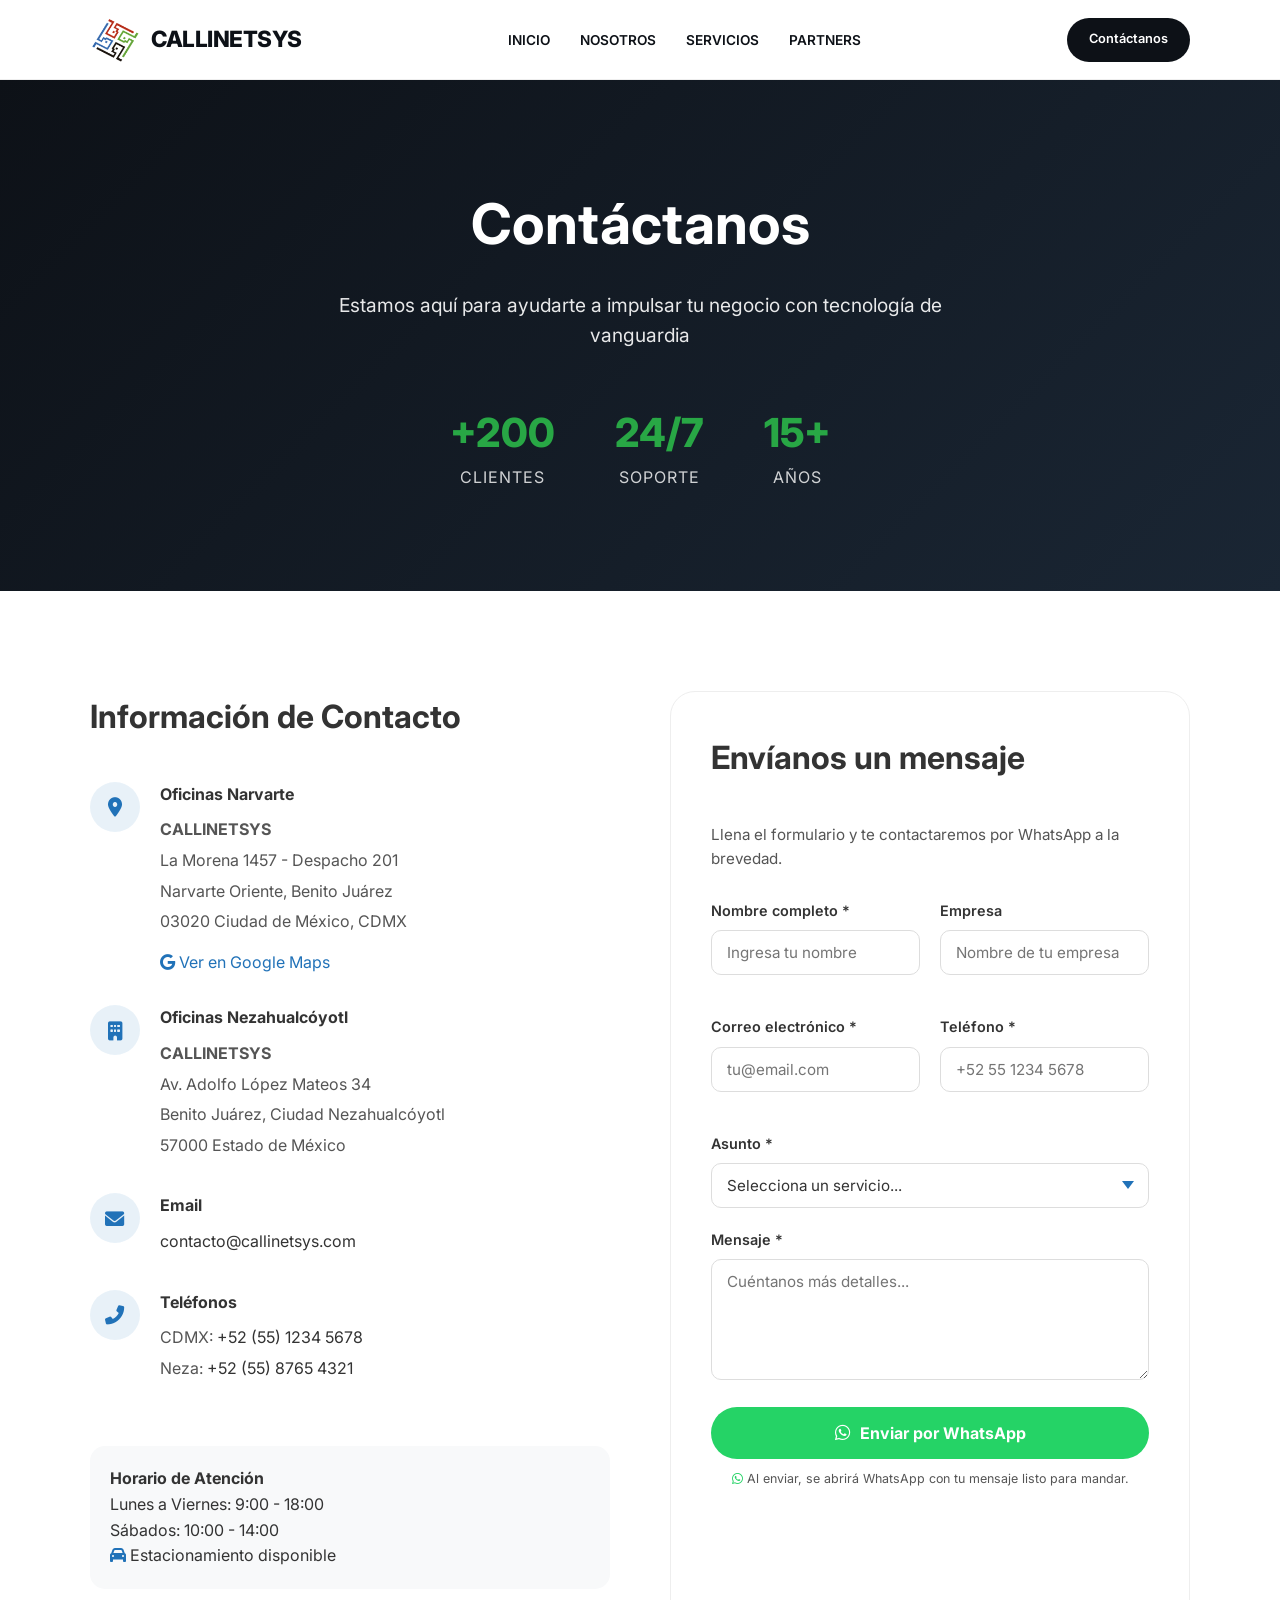
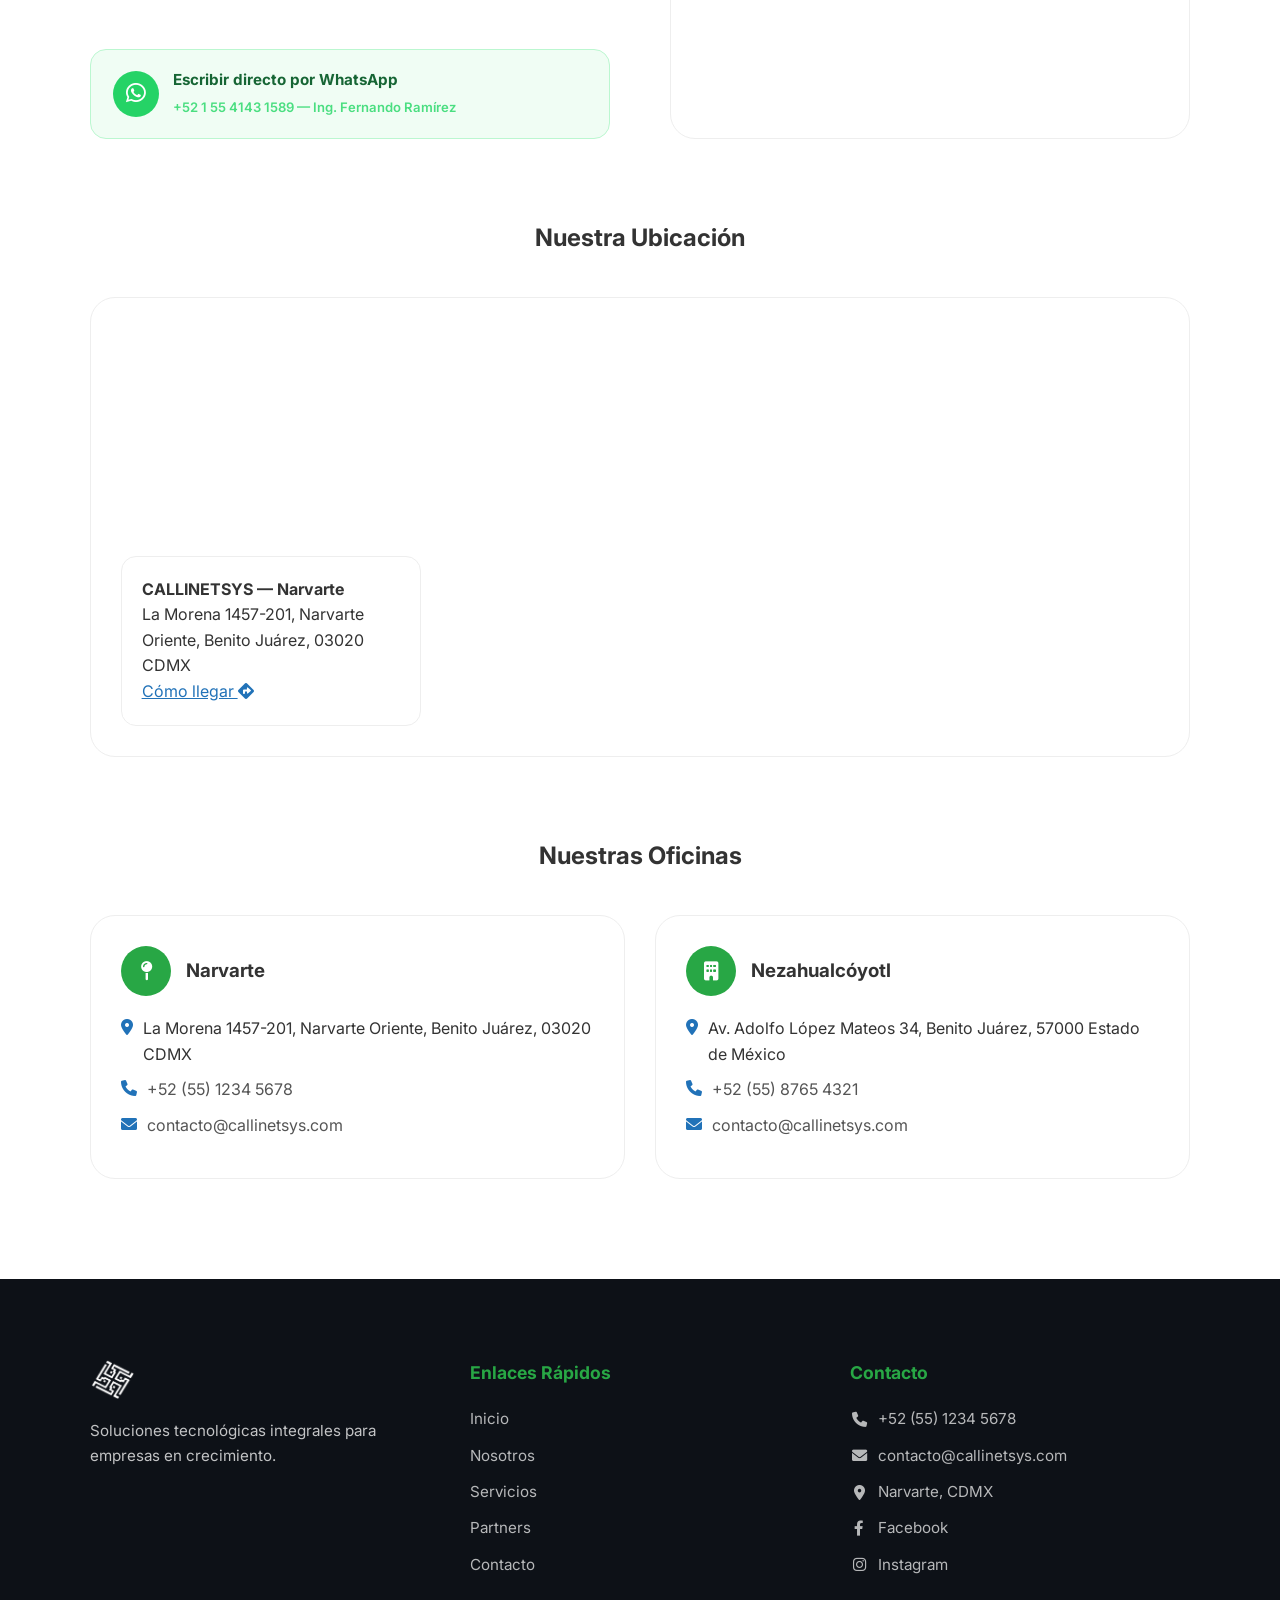
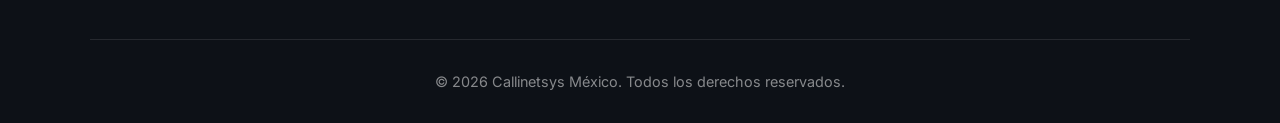
<file: contacto.html>
<!DOCTYPE html>
<html lang="es">

<head>
    <meta charset="UTF-8">
    <meta name="viewport" content="width=device-width, initial-scale=1.0">
    <title>Contacto | Callinetsys México</title>
    <link href="https://fonts.googleapis.com/css2?family=Inter:wght@300;400;600;800&display=swap" rel="stylesheet">
    <link rel="stylesheet" href="https://cdnjs.cloudflare.com/ajax/libs/font-awesome/6.0.0/css/all.min.css">
    <link rel="stylesheet" href="style.css">
    <style>
        .contacto-hero {
            padding: 100px 7%;
            background: linear-gradient(135deg, var(--black) 0%, #1a2634 100%);
            color: white;
            text-align: center;
        }

        .contacto-hero h1 { font-size: 3.5rem; margin-bottom: 20px; }

        .contacto-hero p {
            font-size: 1.2rem;
            max-width: 700px;
            margin: 0 auto 50px;
            opacity: 0.9;
        }

        .contacto-stats { display: flex; justify-content: center; gap: 60px; }
        .contacto-stat-number { font-size: 2.5rem; font-weight: 800; color: var(--green); }
        .contacto-stat-label  { text-transform: uppercase; letter-spacing: 1px; opacity: 0.8; }

        .contacto-main { padding: 100px 7%; }

        .contacto-grid {
            display: grid;
            grid-template-columns: 1fr 1fr;
            gap: 60px;
            margin-bottom: 80px;
        }

        .contacto-info h2,
        .contacto-form-container h2 { font-size: 2rem; margin-bottom: 40px; }

        .contacto-methods { display: flex; flex-direction: column; gap: 30px; }

        .contacto-method { display: flex; gap: 20px; align-items: flex-start; }

        .contacto-icon {
            width: 50px; height: 50px;
            background: rgba(33, 114, 184, 0.1);
            border-radius: 50%;
            display: flex; align-items: center; justify-content: center;
            color: var(--blue);
            font-size: 1.2rem;
            flex-shrink: 0;
        }

        .contacto-details h4 { margin-bottom: 10px; }
        .contacto-details p  { color: var(--text-muted); margin-bottom: 5px; }
        .contacto-details a  { color: var(--text-main); text-decoration: none; }
        .contacto-details a:hover { color: var(--blue); }

        .business-hours {
            margin-top: 30px;
            padding: 20px;
            background: var(--gray-bg);
            border-radius: 15px;
        }

        /* ── WhatsApp CTA directo ── */
        .whatsapp-direct {
            margin-top: 30px;
            display: flex;
            align-items: center;
            gap: 14px;
            background: #f0fdf4;
            border: 1px solid #bbf7d0;
            border-radius: 16px;
            padding: 18px 22px;
            text-decoration: none;
            transition: all 0.3s ease;
        }

        .whatsapp-direct:hover {
            background: #dcfce7;
            border-color: #25D366;
            transform: translateY(-2px);
            box-shadow: 0 8px 20px rgba(37, 211, 102, 0.15);
        }

        .whatsapp-direct-icon {
            width: 46px; height: 46px;
            background: #25D366;
            border-radius: 50%;
            display: flex; align-items: center; justify-content: center;
            color: #fff;
            font-size: 1.4rem;
            flex-shrink: 0;
        }

        .whatsapp-direct-text strong {
            display: block;
            font-size: 0.95rem;
            color: #166534;
            margin-bottom: 2px;
        }

        .whatsapp-direct-text span {
            font-size: 0.82rem;
            color: #4ade80;
            font-weight: 600;
        }

        /* ── Formulario ── */
        .contacto-form-container {
            background: white;
            padding: 40px;
            border-radius: 25px;
            border: 1px solid #eee;
        }

        .form-intro { color: var(--text-muted); margin-bottom: 28px; font-size: 0.95rem; }

        .form-row {
            display: grid;
            grid-template-columns: 1fr 1fr;
            gap: 20px;
            margin-bottom: 20px;
        }

        .form-group { margin-bottom: 20px; }

        .form-group label {
            display: block;
            margin-bottom: 8px;
            font-weight: 600;
            font-size: 0.9rem;
        }

        .form-group input,
        .form-group textarea,
        .form-group select {
            width: 100%;
            padding: 12px 15px;
            border: 1px solid #ddd;
            border-radius: 10px;
            font-family: inherit;
            font-size: 0.95rem;
            transition: 0.3s;
            color: var(--text-main);
            background: #fff;
        }

        .form-group input:focus,
        .form-group textarea:focus,
        .form-group select:focus {
            outline: none;
            border-color: var(--blue);
            box-shadow: 0 0 0 3px rgba(33, 114, 184, 0.1);
        }

        /* ── Botón WhatsApp ── */
        .submit-btn {
            background: #25D366;
            color: white;
            border: none;
            padding: 16px 30px;
            border-radius: 50px;
            font-weight: 700;
            cursor: pointer;
            display: inline-flex;
            align-items: center;
            gap: 10px;
            transition: 0.3s;
            width: 100%;
            justify-content: center;
            font-size: 1rem;
            font-family: inherit;
        }

        .submit-btn:hover {
            background: #1ebe5d;
            transform: translateY(-2px);
            box-shadow: 0 8px 22px rgba(37, 211, 102, 0.35);
        }

        .submit-btn i { font-size: 1.1rem; }

        /* Select asunto */
        .form-group select {
            appearance: none;
            -webkit-appearance: none;
            background-image: url("data:image/svg+xml,%3Csvg xmlns='http://www.w3.org/2000/svg' width='12' height='8' viewBox='0 0 12 8'%3E%3Cpath fill='%232172b8' d='M6 8L0 0h12z'/%3E%3C/svg%3E");
            background-repeat: no-repeat;
            background-position: right 14px center;
            padding-right: 36px;
            cursor: pointer;
        }

        .form-group select option { color: var(--text-main); }
        .form-group select optgroup { color: var(--text-muted); font-size: 0.82rem; font-style: normal; }

        #asunto-custom-wrap {
            animation: fadeInDown 0.25s ease;
        }

        @keyframes fadeInDown {
            from { opacity: 0; transform: translateY(-6px); }
            to   { opacity: 1; transform: translateY(0); }
        }

        .submit-note {
            text-align: center;
            font-size: 0.78rem;
            color: var(--text-muted);
            margin-top: 10px;
        }

        .submit-note i { color: #25D366; }

        .form-message {
            margin-top: 20px;
            padding: 15px;
            border-radius: 10px;
            display: none;
            font-size: 0.9rem;
        }

        .form-message.success {
            background: rgba(40, 167, 69, 0.1);
            color: var(--green);
            border: 1px solid var(--green);
            display: block;
        }

        .form-message.error {
            background: rgba(220, 53, 69, 0.1);
            color: var(--red);
            border: 1px solid var(--red);
            display: block;
        }

        /* ── Mapa ── */
        .mapa-section { margin: 80px 0; }
        .mapa-section h2 { text-align: center; margin-bottom: 40px; }

        .mapa-container {
            position: relative;
            border-radius: 25px;
            overflow: hidden;
            border: 1px solid #eee;
        }

        .mapa-container iframe { width: 100%; height: 450px; border: 0; }

        .mapa-overlay {
            position: absolute;
            bottom: 30px; left: 30px;
            background: rgba(255,255,255,0.95);
            padding: 20px;
            border-radius: 15px;
            max-width: 300px;
            border: 1px solid #eee;
        }

        /* ── Oficinas ── */
        .oficinas-section { margin-top: 80px; }
        .oficinas-section h2 { text-align: center; margin-bottom: 40px; }

        .oficinas-grid {
            display: grid;
            grid-template-columns: repeat(auto-fit, minmax(300px, 1fr));
            gap: 30px;
        }

        .oficina-card {
            background: white;
            border-radius: 25px;
            padding: 30px;
            border: 1px solid #eee;
            transition: 0.4s;
        }

        .oficina-card:hover {
            transform: translateY(-12px);
            border-color: var(--blue);
            box-shadow: 0 20px 40px rgba(0,0,0,0.05);
        }

        .oficina-header {
            display: flex;
            align-items: center;
            gap: 15px;
            margin-bottom: 20px;
        }

        .oficina-icon {
            width: 50px; height: 50px;
            background: var(--green);
            color: white;
            border-radius: 50%;
            display: flex; align-items: center; justify-content: center;
            font-size: 1.2rem;
            flex-shrink: 0;
        }

        .oficina-detail {
            display: flex;
            gap: 10px;
            margin-bottom: 10px;
            align-items: flex-start;
        }

        .oficina-detail i { color: var(--blue); margin-top: 3px; }

        .oficina-detail a { text-decoration: none; color: var(--text-muted); }
        .oficina-detail a:hover { color: var(--blue); }

        /* ── Mini footer ── */
        .mini-footer { background: var(--black); padding: 30px 7%; }

        .footer-wrap {
            display: flex;
            align-items: center;
            justify-content: center;
            gap: 20px;
            flex-wrap: wrap;
        }

        .f-logo-img { height: 32px; filter: brightness(0) invert(1); object-fit: contain; }
        .f-copy { color: rgba(255,255,255,0.5); font-size: 0.9rem; }

        /* ── Responsive ── */
        @media (max-width: 768px) {
            .contacto-grid    { grid-template-columns: 1fr; gap: 40px; }
            .form-row         { grid-template-columns: 1fr; gap: 0; }
            .contacto-main    { padding: 60px 5%; }
            .contacto-hero    { padding: 80px 5%; }
            .contacto-hero h1 { font-size: 2.2rem; }
            .contacto-stats   { gap: 30px; }
            .contacto-form-container { padding: 24px; }
            .mapa-overlay     { display: none; }
        }
    </style>
</head>

<body>

    <nav class="navbar">
        <div class="logo-container">
            <a href="index.html">
                <img src="src/logo.png" alt="Callinetsys Logo" class="nav-logo">
                <span class="logo-text">CALLINETSYS</span>
            </a>
        </div>
        <ul class="nav-links">
            <li><a href="index.html">INICIO</a></li>
            <li><a href="nosotros.html">NOSOTROS</a></li>
            <li><a href="servicios.html">SERVICIOS</a></li>
            <li><a href="partners.html">PARTNERS</a></li>
            <li class="mobile-only"><a href="contacto.html" class="btn-nav-mobile">Contáctanos</a></li>
        </ul>
        <div class="nav-actions">
            <a href="contacto.html" class="btn-nav">Contáctanos</a>
        </div>
        <button class="hamburger" id="hamburger" aria-label="Menú de navegación">
            <span></span><span></span><span></span>
        </button>
        <div class="nav-overlay" id="nav-overlay"></div>
    </nav>

    <section class="contacto-hero">
        <div class="contacto-hero-content">
            <h1>Contáctanos</h1>
            <p>Estamos aquí para ayudarte a impulsar tu negocio con tecnología de vanguardia</p>
            <div class="contacto-stats">
                <div class="contacto-stat-item">
                    <div class="contacto-stat-number">+200</div>
                    <div class="contacto-stat-label">Clientes</div>
                </div>
                <div class="contacto-stat-item">
                    <div class="contacto-stat-number">24/7</div>
                    <div class="contacto-stat-label">Soporte</div>
                </div>
                <div class="contacto-stat-item">
                    <div class="contacto-stat-number">15+</div>
                    <div class="contacto-stat-label">Años</div>
                </div>
            </div>
        </div>
    </section>

    <section class="contacto-main">
        <div class="contacto-grid">

            <!-- Info de contacto -->
            <div class="contacto-info">
                <h2>Información de Contacto</h2>

                <div class="contacto-methods">
                    <div class="contacto-method">
                        <div class="contacto-icon"><i class="fas fa-map-marker-alt"></i></div>
                        <div class="contacto-details">
                            <h4>Oficinas Narvarte</h4>
                            <p><strong>CALLINETSYS</strong></p>
                            <p>La Morena 1457 - Despacho 201</p>
                            <p>Narvarte Oriente, Benito Juárez</p>
                            <p>03020 Ciudad de México, CDMX</p>
                            <a href="https://maps.app.goo.gl/GurRgNm7VndYgKfi8" target="_blank" style="color:#2172b8; margin-top:10px; display:inline-block;">
                                <i class="fab fa-google"></i> Ver en Google Maps
                            </a>
                        </div>
                    </div>

                    <div class="contacto-method">
                        <div class="contacto-icon"><i class="fas fa-building"></i></div>
                        <div class="contacto-details">
                            <h4>Oficinas Nezahualcóyotl</h4>
                            <p><strong>CALLINETSYS</strong></p>
                            <p>Av. Adolfo López Mateos 34</p>
                            <p>Benito Juárez, Ciudad Nezahualcóyotl</p>
                            <p>57000 Estado de México</p>
                        </div>
                    </div>

                    <div class="contacto-method">
                        <div class="contacto-icon"><i class="fas fa-envelope"></i></div>
                        <div class="contacto-details">
                            <h4>Email</h4>
                            <p><a href="mailto:contacto@callinetsys.com">contacto@callinetsys.com</a></p>
                        </div>
                    </div>

                    <div class="contacto-method">
                        <div class="contacto-icon"><i class="fas fa-phone-alt"></i></div>
                        <div class="contacto-details">
                            <h4>Teléfonos</h4>
                            <p>CDMX: <a href="tel:+525512345678">+52 (55) 1234 5678</a></p>
                            <p>Neza: <a href="tel:+525587654321">+52 (55) 8765 4321</a></p>
                        </div>
                    </div>

                    <div class="business-hours">
                        <h4>Horario de Atención</h4>
                        <p>Lunes a Viernes: 9:00 - 18:00</p>
                        <p>Sábados: 10:00 - 14:00</p>
                        <p><i class="fas fa-car" style="color:#2172b8;"></i> Estacionamiento disponible</p>
                    </div>

                    <!-- WhatsApp directo -->
                    <a href="https://wa.me/5215541431589" target="_blank" class="whatsapp-direct">
                        <div class="whatsapp-direct-icon">
                            <i class="fab fa-whatsapp"></i>
                        </div>
                        <div class="whatsapp-direct-text">
                            <strong>Escribir directo por WhatsApp</strong>
                            <span>+52 1 55 4143 1589 — Ing. Fernando Ramírez</span>
                        </div>
                    </a>
                </div>
            </div>

            <!-- Formulario -->
            <div class="contacto-form-container">
                <h2>Envíanos un mensaje</h2>
                <p class="form-intro">Llena el formulario y te contactaremos por WhatsApp a la brevedad.</p>

                <form id="contactForm">
                    <div class="form-row">
                        <div class="form-group">
                            <label for="nombre">Nombre completo *</label>
                            <input type="text" id="nombre" name="nombre" placeholder="Ingresa tu nombre" required>
                        </div>
                        <div class="form-group">
                            <label for="empresa">Empresa</label>
                            <input type="text" id="empresa" name="empresa" placeholder="Nombre de tu empresa">
                        </div>
                    </div>

                    <div class="form-row">
                        <div class="form-group">
                            <label for="email">Correo electrónico *</label>
                            <input type="email" id="email" name="email" placeholder="tu@email.com" required>
                        </div>
                        <div class="form-group">
                            <label for="telefono">Teléfono *</label>
                            <input type="tel" id="telefono" name="telefono" placeholder="+52 55 1234 5678" required>
                        </div>
                    </div>

                    <div class="form-group">
                        <label for="asunto">Asunto *</label>
                        <select id="asunto" name="asunto" required onchange="toggleAsuntoCustom(this)">
                            <option value="" disabled selected>Selecciona un servicio...</option>
                            <optgroup label="── Servicios Principales ──">
                                <option value="Big Data y Analytics">Big Data y Analytics</option>
                                <option value="Infraestructura en la Nube">Infraestructura en la Nube</option>
                                <option value="Seguridad Informática">Seguridad Informática</option>
                                <option value="Inteligencia Artificial">Inteligencia Artificial</option>
                                <option value="Transformación Digital">Transformación Digital</option>
                            </optgroup>
                            <optgroup label="── Más Servicios ──">
                                <option value="Virtualización">Virtualización</option>
                                <option value="Bases de Datos">Bases de Datos</option>
                                <option value="Redes y Conectividad">Redes y Conectividad</option>
                                <option value="Desarrollo Móvil">Desarrollo Móvil</option>
                                <option value="Soporte Técnico">Soporte Técnico</option>
                                <option value="Consultoría TI">Consultoría TI</option>
                            </optgroup>
                            <optgroup label="── Colegios y Conectividad ──">
                                <option value="Cableado Estructurado UTP y Fibra Óptica">Cableado Estructurado UTP y Fibra Óptica</option>
                                <option value="Internet 7">Internet 7</option>
                                <option value="Modernización sin reemplazar todo">Modernización sin reemplazar todo</option>
                                <option value="Modernización con presupuesto controlado">Modernización con presupuesto controlado</option>
                                <option value="Wi-Fi estable para continuidad académica">Wi-Fi estable para continuidad académica</option>
                                <option value="Seguridad escolar inteligente">Seguridad escolar inteligente</option>
                                <option value="Colegio Digital Accesible 360">Colegio Digital Accesible 360</option>
                            </optgroup>
                            <optgroup label="── Universidades ──">
                                <option value="Infraestructura de Conectividad y WiFi universitaria">Infraestructura de Conectividad y WiFi universitaria</option>
                                <option value="Servicio Administrado de Red universitaria">Servicio Administrado de Red universitaria</option>
                            </optgroup>
                            <optgroup label="── Apple ──">
                                <option value="Distribución oficial Apple (Mac, iPad, iPhone)">Distribución oficial Apple (Mac, iPad, iPhone)</option>
                                <option value="Apple Business Manager">Apple Business Manager</option>
                            </optgroup>
                            <option value="__otro__">✏️ Otro — escribir asunto propio</option>
                        </select>
                    </div>

                    <!-- Campo libre si elige Otro -->
                    <div class="form-group" id="asunto-custom-wrap" style="display:none; margin-top:-12px;">
                        <label for="asunto-custom">Escribe tu asunto *</label>
                        <input type="text" id="asunto-custom" placeholder="Describe brevemente tu consulta...">
                    </div>

                    <div class="form-group">
                        <label for="mensaje">Mensaje *</label>
                        <textarea id="mensaje" name="mensaje" rows="5" placeholder="Cuéntanos más detalles..." required></textarea>
                    </div>

                    <button type="submit" class="submit-btn">
                        <i class="fab fa-whatsapp"></i>
                        <span>Enviar por WhatsApp</span>
                    </button>

                    <p class="submit-note">
                        <i class="fab fa-whatsapp"></i>
                        Al enviar, se abrirá WhatsApp con tu mensaje listo para mandar.
                    </p>

                    <div class="form-message" id="formMessage"></div>
                </form>
            </div>

        </div>

        <!-- Mapa -->
        <div class="mapa-section">
            <h2>Nuestra Ubicación</h2>
            <div class="mapa-container">
                <iframe
                    src="https://www.google.com/maps/embed?pb=!1m18!1m12!1m3!1d3762.865484126335!2d-99.15046492409738!3d19.405098641038158!2m3!1f0!2f0!3f0!3m2!1i1024!2i768!4f13.1!3m3!1m2!1s0x85d1ff9a1e8b3c4d%3A0x8b3c4d8e9f2a1b0c!2sLa%20Morena%201457%2C%20Narvarte%20Oriente%2C%20Benito%20Ju%C3%A1rez%2C%2003020%20Ciudad%20de%20M%C3%A9xico%2C%20CDMX!5e0!3m2!1ses!2smx!4v1700000000000!5m2!1ses!2smx"
                    allowfullscreen="" loading="lazy"
                    title="Ubicación de Callinetsys en Narvarte">
                </iframe>
                <div class="mapa-overlay">
                    <h4>CALLINETSYS — Narvarte</h4>
                    <p>La Morena 1457-201, Narvarte Oriente, Benito Juárez, 03020 CDMX</p>
                    <a href="https://maps.app.goo.gl/GurRgNm7VndYgKfi8" target="_blank" style="color:#2172b8;">
                        Cómo llegar <i class="fas fa-directions"></i>
                    </a>
                </div>
            </div>
        </div>

        <!-- Oficinas -->
        <div class="oficinas-section">
            <h2>Nuestras Oficinas</h2>
            <div class="oficinas-grid">
                <div class="oficina-card">
                    <div class="oficina-header">
                        <div class="oficina-icon"><i class="fas fa-map-pin"></i></div>
                        <h3>Narvarte</h3>
                    </div>
                    <div class="oficina-details">
                        <div class="oficina-detail">
                            <i class="fas fa-map-marker-alt"></i>
                            <p>La Morena 1457-201, Narvarte Oriente, Benito Juárez, 03020 CDMX</p>
                        </div>
                        <div class="oficina-detail">
                            <i class="fas fa-phone"></i>
                            <p><a href="tel:+525512345678">+52 (55) 1234 5678</a></p>
                        </div>
                        <div class="oficina-detail">
                            <i class="fas fa-envelope"></i>
                            <p><a href="mailto:contacto@callinetsys.com">contacto@callinetsys.com</a></p>
                        </div>
                    </div>
                </div>

                <div class="oficina-card">
                    <div class="oficina-header">
                        <div class="oficina-icon"><i class="fas fa-building"></i></div>
                        <h3>Nezahualcóyotl</h3>
                    </div>
                    <div class="oficina-details">
                        <div class="oficina-detail">
                            <i class="fas fa-map-marker-alt"></i>
                            <p>Av. Adolfo López Mateos 34, Benito Juárez, 57000 Estado de México</p>
                        </div>
                        <div class="oficina-detail">
                            <i class="fas fa-phone"></i>
                            <p><a href="tel:+525587654321">+52 (55) 8765 4321</a></p>
                        </div>
                        <div class="oficina-detail">
                            <i class="fas fa-envelope"></i>
                            <p><a href="mailto:contacto@callinetsys.com">contacto@callinetsys.com</a></p>
                        </div>
                    </div>
                </div>
            </div>
        </div>
    </section>

    <div class="custom-chat-trigger visible" id="chat-trigger">
        <div class="chat-icon-wrapper">
            <i class="fas fa-comment-dots"></i>
            <span class="chat-pulse"></span>
        </div>
    </div>

    <footer class="site-footer">
      <div class="footer-container">
        <div class="footer-brand">
          <img src="src/logo.png" alt="CNS" />
          <p>
            Soluciones tecnológicas integrales para empresas en crecimiento.
          </p>
        </div>
        <div class="footer-links">
          <h4>Enlaces Rápidos</h4>
          <a href="index.html">Inicio</a>
          <a href="nosotros.html">Nosotros</a>
          <a href="servicios.html">Servicios</a>
          <a href="partners.html">Partners</a>
          <a href="contacto.html">Contacto</a>
        </div>
        <!-- Reemplaza el bloque footer-links de Contacto con este: -->
        <div class="footer-links">
          <h4>Contacto</h4>
          <a href="tel:+525512345678"
            ><i class="fas fa-phone"></i> +52 (55) 1234 5678</a
          >
          <a href="mailto:contacto@callinetsys.com"
            ><i class="fas fa-envelope"></i> contacto@callinetsys.com</a
          >
          <a href="#"><i class="fas fa-map-marker-alt"></i> Narvarte, CDMX</a>
          <a
            href="https://www.facebook.com/profile.php?id=100082962064998"
            target="_blank"
            rel="noopener"
            ><i class="fab fa-facebook-f"></i> Facebook</a
          >
          <a
            href="https://www.instagram.com/callinetsys?igsh=eXNqOTd6dHQ5Z21m"
            target="_blank"
            rel="noopener"
          >
            <i class="fab fa-instagram"></i> Instagram
          </a>
        </div>
      </div>
      <div class="footer-bottom">
        © 2026 Callinetsys México. Todos los derechos reservados.
      </div>
    </footer>

    <script src="script.js"></script>
    <script src="chatbot.js"></script>

    <script>
        /* ══════════════════════════════════════════
           FORMULARIO → WHATSAPP
           Número del Ing. Fernando Ramírez:
           +52 1 55 4143 1589
           ══════════════════════════════════════════ */
        var WA_NUMBER = '5215541431589';

        document.addEventListener('DOMContentLoaded', function () {

            var form = document.getElementById('contactForm');

            form.addEventListener('submit', function (e) {
                e.preventDefault();

                var nombre   = document.getElementById('nombre').value.trim();
                var empresa  = document.getElementById('empresa').value.trim();
                var email    = document.getElementById('email').value.trim();
                var telefono = document.getElementById('telefono').value.trim();
                /* Asunto: select o campo libre si eligió "Otro" */
                var asuntoSelect = document.getElementById('asunto').value;
                var asunto = asuntoSelect === '__otro__'
                    ? document.getElementById('asunto-custom').value.trim()
                    : asuntoSelect.trim();
                var mensaje  = document.getElementById('mensaje').value.trim();

                /* Validaciones */
                if (!nombre) {
                    showMsg('Por favor ingresa tu nombre completo.', 'error'); return;
                }
                if (!validarEmail(email)) {
                    showMsg('Por favor ingresa un correo electrónico válido.', 'error'); return;
                }
                if (!validarTelefono(telefono)) {
                    showMsg('Por favor ingresa un número de teléfono válido (mínimo 10 dígitos).', 'error'); return;
                }
                if (!asunto || asunto === '__otro__') {
                    showMsg('Por favor selecciona un servicio o escribe tu asunto.', 'error'); return;
                }
                if (!mensaje) {
                    showMsg('Por favor escribe tu mensaje.', 'error'); return;
                }

                /* ── 1. Enviar correo vía PHP ── */
                var formData = new FormData();
                formData.append('nombre',   nombre);
                formData.append('empresa',  empresa);
                formData.append('email',    email);
                formData.append('telefono', telefono);
                formData.append('asunto',   asunto);
                formData.append('mensaje',  mensaje);

                var btn = form.querySelector('.submit-btn');
                btn.disabled = true;
                btn.innerHTML = '<i class="fas fa-spinner fa-spin"></i> Enviando...';

                fetch('enviar.php', { method: 'POST', body: formData })
                    .then(function(res) { return res.json(); })
                    .then(function(data) {
                        if (data.ok) {
                            showMsg('✅ Correo enviado correctamente. Ahora se abrirá WhatsApp con tu mensaje.', 'success');
                        } else {
                            showMsg('⚠️ No se pudo enviar el correo, pero abriremos WhatsApp de todas formas.', 'error');
                        }
                    })
                    .catch(function() {
                        showMsg('⚠️ No se pudo conectar con el servidor, pero abriremos WhatsApp de todas formas.', 'error');
                    })
                    .finally(function() {
                        btn.disabled = false;
                        btn.innerHTML = '<i class="fab fa-whatsapp"></i> <span>Enviar por WhatsApp</span>';
                    });

                /* ── 2. Abrir WhatsApp (simultáneo) ── */
                var texto =
                    '🔔 *Nuevo contacto desde callinetsys.com*\n\n' +
                    '👤 *Nombre:* ' + nombre + '\n' +
                    (empresa ? '🏢 *Empresa:* ' + empresa + '\n' : '') +
                    '📧 *Email:* ' + email + '\n' +
                    '📱 *Teléfono:* ' + telefono + '\n' +
                    '📌 *Asunto:* ' + asunto + '\n\n' +
                    '💬 *Mensaje:*\n' + mensaje;

                var url = 'https://wa.me/' + WA_NUMBER + '?text=' + encodeURIComponent(texto);
                window.open(url, '_blank');

                /* ── 3. Limpiar formulario ── */
                form.reset();
                var customWrap = document.getElementById('asunto-custom-wrap');
                if (customWrap) customWrap.style.display = 'none';

                setTimeout(function () {
                    var msgDiv = document.getElementById('formMessage');
                    msgDiv.style.display = 'none';
                    msgDiv.className = 'form-message';
                }, 7000);
            });

            function validarEmail(email) {
                return /^[^\s@]+@[^\s@]+\.[^\s@]+$/.test(email);
            }

            function validarTelefono(tel) {
                return tel.replace(/\D/g, '').length >= 10;
            }

            function showMsg(texto, tipo) {
                var msgDiv = document.getElementById('formMessage');
                msgDiv.textContent = texto;
                msgDiv.className = 'form-message ' + tipo;
                msgDiv.style.display = 'block';
                msgDiv.scrollIntoView({ behavior: 'smooth', block: 'nearest' });
            }

            /* Animaciones de entrada */
            var animados = document.querySelectorAll('.contacto-method, .oficina-card, .contacto-form-container, .contacto-info');
            var observer = new IntersectionObserver(function (entries) {
                entries.forEach(function (entry) {
                    if (entry.isIntersecting) {
                        entry.target.style.opacity = '1';
                        entry.target.style.transform = 'translateY(0)';
                    }
                });
            }, { threshold: 0.1 });

            animados.forEach(function (el) {
                el.style.opacity = '0';
                el.style.transform = 'translateY(20px)';
                el.style.transition = 'opacity 0.6s ease, transform 0.6s ease';
                observer.observe(el);
            });

            /* Mostrar/ocultar campo asunto libre */
            window.toggleAsuntoCustom = function(sel) {
                var wrap = document.getElementById('asunto-custom-wrap');
                var custom = document.getElementById('asunto-custom');
                if (sel.value === '__otro__') {
                    wrap.style.display = 'block';
                    custom.required = true;
                    custom.focus();
                } else {
                    wrap.style.display = 'none';
                    custom.required = false;
                    custom.value = '';
                }
            };

            /* Smart navbar */
            var navbar = document.getElementById('navbar') || document.querySelector('.navbar');
            if (navbar) {
                var lastY = window.scrollY;
                window.addEventListener('scroll', function () {
                    var y = window.scrollY;
                    if (y <= 10) navbar.classList.remove('navbar-hidden');
                    else if (y > lastY) navbar.classList.add('navbar-hidden');
                    else navbar.classList.remove('navbar-hidden');
                    lastY = y;
                }, { passive: true });
            }

            /* Hamburger */
            var hamburger = document.getElementById('hamburger');
            var navLinks  = document.getElementById('nav-links');
            var overlay   = document.getElementById('nav-overlay');
            if (hamburger) {
                function toggleMenu(open) {
                    hamburger.classList.toggle('active', open);
                    navLinks.classList.toggle('active', open);
                    overlay.classList.toggle('active', open);
                    document.body.style.overflow = open ? 'hidden' : '';
                }
                hamburger.addEventListener('click', function () { toggleMenu(!navLinks.classList.contains('active')); });
                overlay.addEventListener('click', function () { toggleMenu(false); });
                navLinks.querySelectorAll('a').forEach(function (a) { a.addEventListener('click', function () { toggleMenu(false); }); });
            }
        });
    </script>

</body>
</html>
</file>
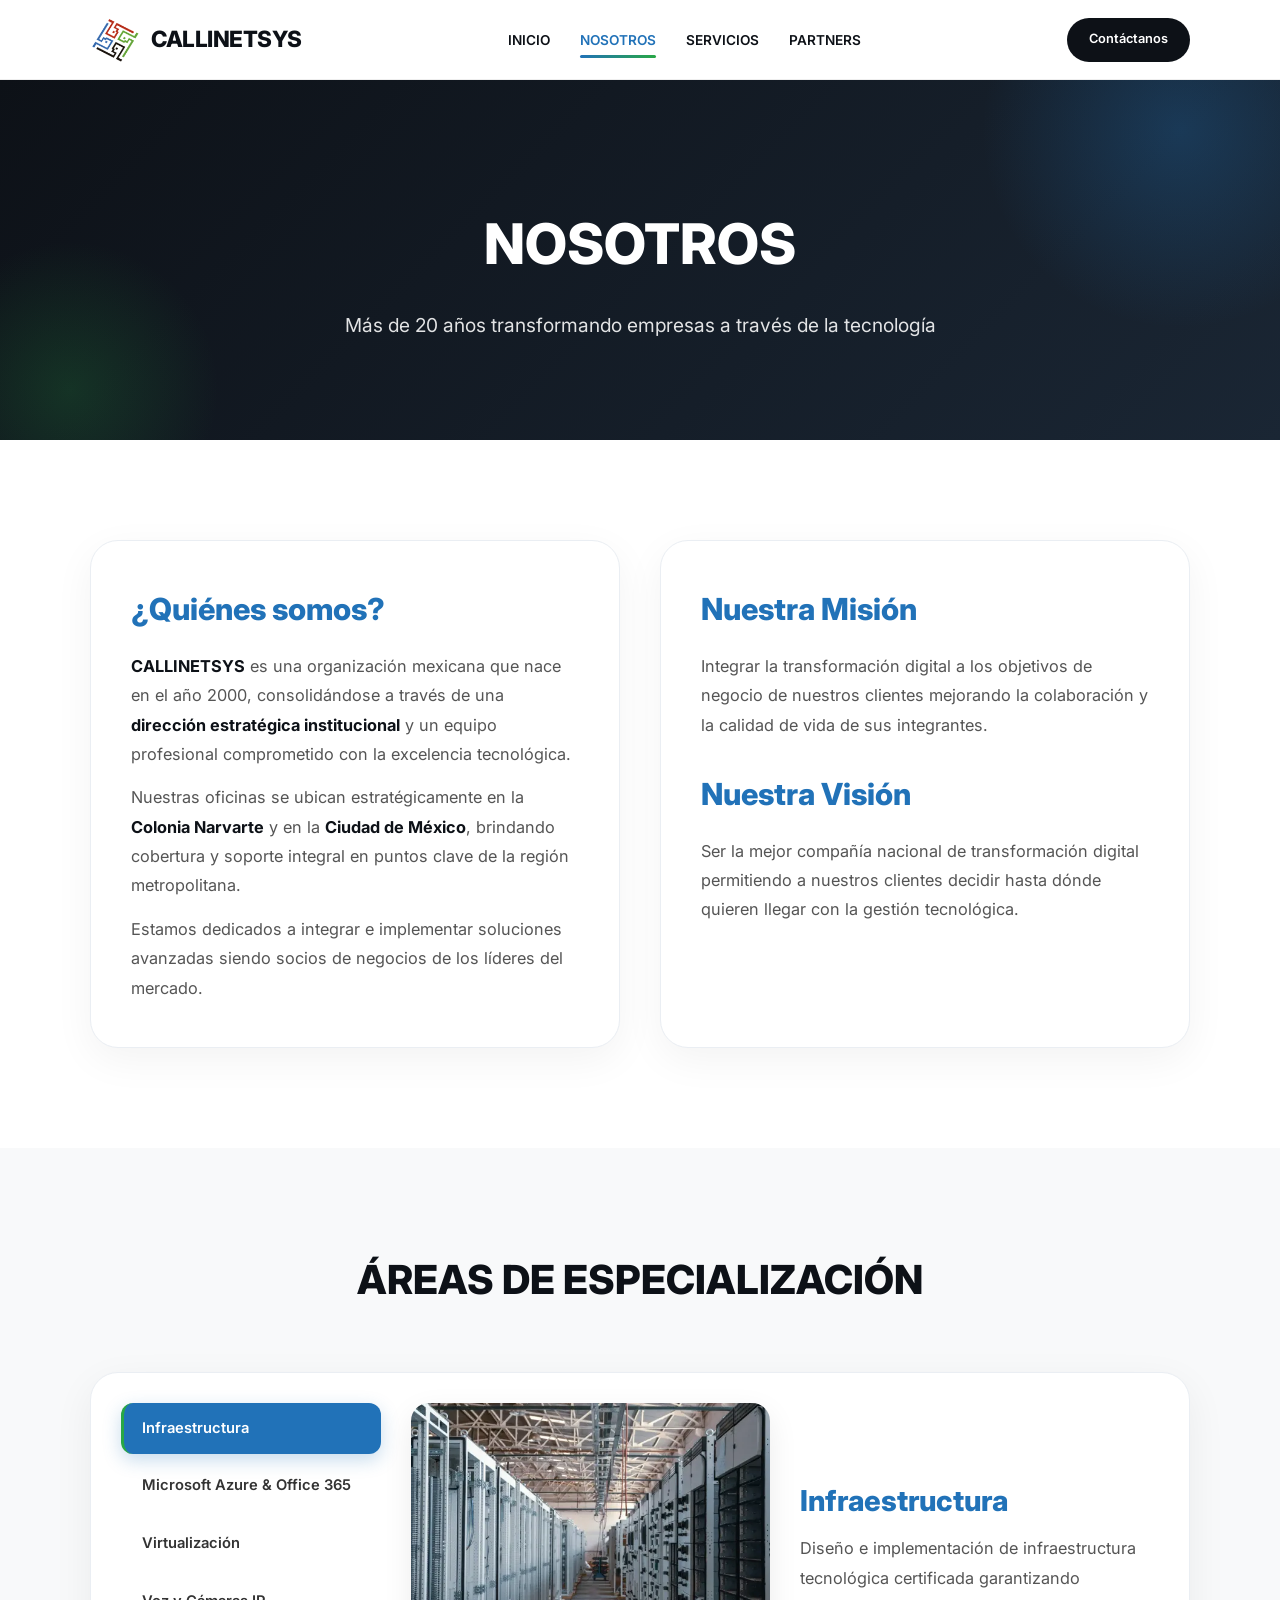
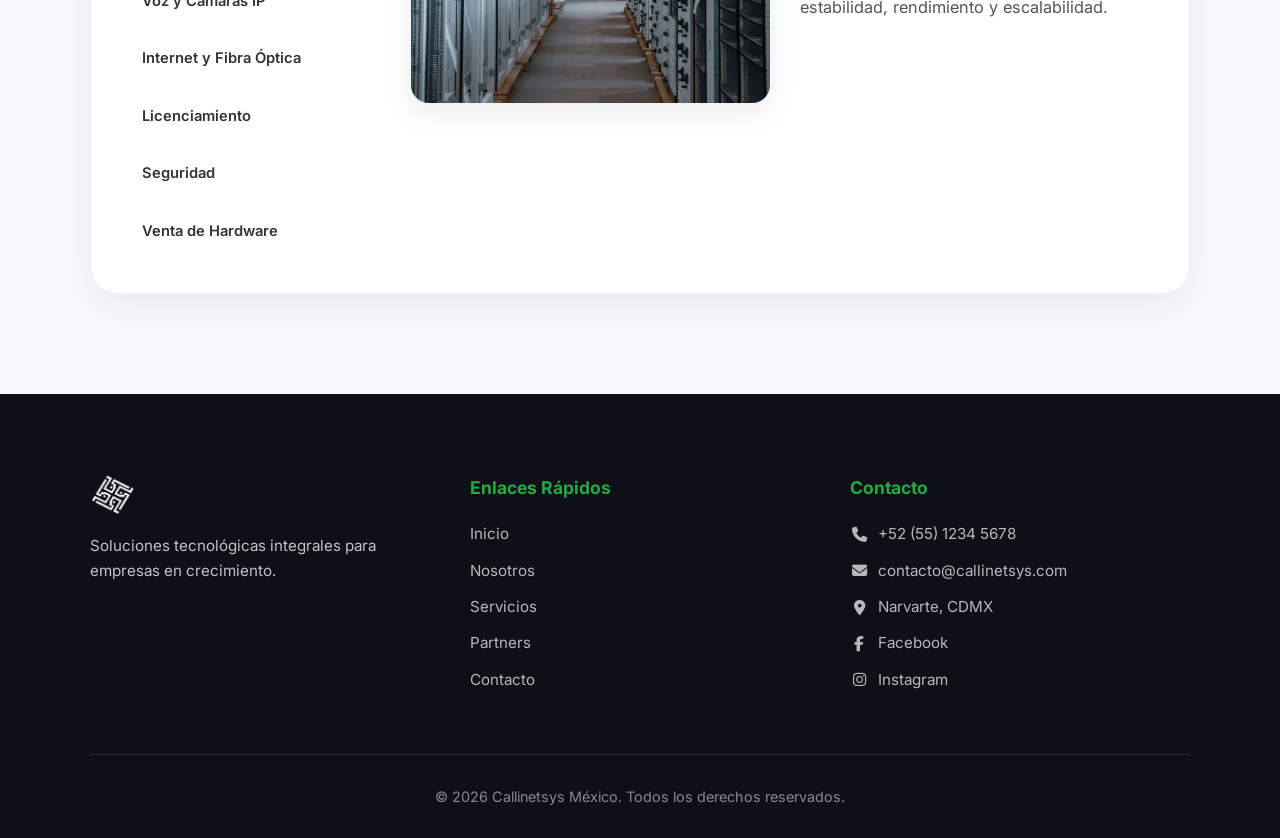
<file: nosotros.html>
<!doctype html>
<html lang="es">
  <head>
    <meta charset="UTF-8" />
    <meta name="viewport" content="width=device-width, initial-scale=1.0" />
    <title>Nosotros | Callinetsys México</title>
    <link
      href="https://fonts.googleapis.com/css2?family=Inter:wght@300;400;600;800&display=swap"
      rel="stylesheet"
    />
    <link
      rel="stylesheet"
      href="https://cdnjs.cloudflare.com/ajax/libs/font-awesome/6.5.1/css/all.min.css"
    />
    <link rel="stylesheet" href="nosotros.css" />
  </head>

  <body>
    <nav class="navbar">
      <div class="logo-container">
        <a href="index.html">
          <img src="src/logo.png" alt="Callinetsys Logo" class="nav-logo" />
          <span class="logo-text">CALLINETSYS</span>
        </a>
      </div>

      <ul class="nav-links">
        <li><a href="index.html">INICIO</a></li>
        <li><a href="nosotros.html" class="active">NOSOTROS</a></li>
        <li><a href="servicios.html">SERVICIOS</a></li>
        <li><a href="partners.html">PARTNERS</a></li>
        <li class="mobile-only">
          <a href="contacto.html" class="btn-nav-mobile">Contáctanos</a>
        </li>
      </ul>

      <div class="nav-actions">
        <a href="contacto.html" class="btn-nav">Contáctanos</a>
      </div>

      <button class="hamburger" id="hamburger" aria-label="Menú de navegación">
        <span></span>
        <span></span>
        <span></span>
      </button>

      <div class="nav-overlay" id="nav-overlay"></div>
    </nav>

    <!-- Hero -->
    <section class="nosotros-hero">
      <h1>NOSOTROS</h1>
      <p>Más de 20 años transformando empresas a través de la tecnología</p>
    </section>

    <!-- Quiénes somos / Misión -->
    <section class="nosotros-cards-section">
      <div class="nosotros-grid">
        <div class="nosotros-card">
          <h2>¿Quiénes somos?</h2>
          <p>
            <strong>CALLINETSYS</strong> es una organización mexicana que nace
            en el año 2000, consolidándose a través de una
            <strong>dirección estratégica institucional</strong> y un equipo
            profesional comprometido con la excelencia tecnológica.
          </p>
          <p>
            Nuestras oficinas se ubican estratégicamente en la
            <strong>Colonia Narvarte</strong> y en la
            <strong>Ciudad de México</strong>, brindando cobertura y soporte
            integral en puntos clave de la región metropolitana.
          </p>
          <p>
            Estamos dedicados a integrar e implementar soluciones avanzadas
            siendo socios de negocios de los líderes del mercado.
          </p>
        </div>

        <div class="nosotros-card">
          <h2>Nuestra Misión</h2>
          <p>
            Integrar la transformación digital a los objetivos de negocio de
            nuestros clientes mejorando la colaboración y la calidad de vida de
            sus integrantes.
          </p>
          <h2 style="margin-top: 30px">Nuestra Visión</h2>
          <p>
            Ser la mejor compañía nacional de transformación digital permitiendo
            a nuestros clientes decidir hasta dónde quieren llegar con la
            gestión tecnológica.
          </p>
        </div>
      </div>
    </section>

    <!-- Especialización -->
    <section class="especializacion-container">
      <h2 class="especializacion-title">ÁREAS DE ESPECIALIZACIÓN</h2>

      <div class="especializacion-wrapper">
        <aside>
          <ul class="especializacion-menu">
            <li class="active" data-index="0">Infraestructura</li>
            <li data-index="1">Microsoft Azure & Office 365</li>
            <li data-index="2">Virtualización</li>
            <li data-index="3">Voz y Cámaras IP</li>
            <li data-index="4">Internet y Fibra Óptica</li>
            <li data-index="5">Licenciamiento</li>
            <li data-index="6">Seguridad</li>
            <li data-index="7">Venta de Hardware</li>
          </ul>
        </aside>

        <section id="especializacion-content">
          <div class="especializacion-content-inner">
            <div class="especializacion-image">
              <img
                id="especializacion-img"
                src="src/infraestructura.webp"
                alt="Infraestructura tecnológica"
              />
            </div>
            <div class="especializacion-text" id="especializacion-text">
              <h3>Infraestructura</h3>
              <p>
                Diseño e implementación de infraestructura tecnológica
                certificada garantizando estabilidad, rendimiento y
                escalabilidad.
              </p>
            </div>
          </div>
        </section>
      </div>
    </section>

    <!-- Chat flotante -->
    <div class="custom-chat-trigger" id="chat-trigger">
      <div class="chat-icon-wrapper">
        <i class="fas fa-comment-dots"></i>
        <span class="chat-pulse"></span>
      </div>
    </div>

    <!-- Footer -->
    <footer class="site-footer">
      <div class="footer-container">
        <div class="footer-brand">
          <img src="src/logo.png" alt="CNS" />
          <p>
            Soluciones tecnológicas integrales para empresas en crecimiento.
          </p>
        </div>
        <div class="footer-links">
          <h4>Enlaces Rápidos</h4>
          <a href="index.html">Inicio</a>
          <a href="nosotros.html">Nosotros</a>
          <a href="servicios.html">Servicios</a>
          <a href="partners.html">Partners</a>
          <a href="contacto.html">Contacto</a>
        </div>
        <!-- Reemplaza el bloque footer-links de Contacto con este: -->
        <div class="footer-links">
          <h4>Contacto</h4>
          <a href="tel:+525512345678"
            ><i class="fas fa-phone"></i> +52 (55) 1234 5678</a
          >
          <a href="mailto:contacto@callinetsys.com"
            ><i class="fas fa-envelope"></i> contacto@callinetsys.com</a
          >
          <a href="#"><i class="fas fa-map-marker-alt"></i> Narvarte, CDMX</a>
          <a
            href="https://www.facebook.com/profile.php?id=100082962064998"
            target="_blank"
            rel="noopener"
            ><i class="fab fa-facebook-f"></i> Facebook</a
          >
          <a
            href="https://www.instagram.com/callinetsys?igsh=eXNqOTd6dHQ5Z21m"
            target="_blank"
            rel="noopener"
          >
            <i class="fab fa-instagram"></i> Instagram
          </a>
        </div>
      </div>
      <div class="footer-bottom">
        © 2026 Callinetsys México. Todos los derechos reservados.
      </div>
    </footer>
    <script src="script.js"></script>
    <script src="chatbot.js"></script>

    <script>
      /* ── Especialización interactiva ── */
      const areas = [
        {
          titulo: "Infraestructura",
          img: "src/infraestructura.webp",
          alt: "Infraestructura tecnológica",
          texto:
            "Diseño e implementación de infraestructura tecnológica certificada garantizando estabilidad, rendimiento y escalabilidad.",
        },
        {
          titulo: "Microsoft Azure & Office 365",
          img: "src/office-365.webp",
          alt: "Microsoft Azure",
          texto:
            "Somos partners oficiales de Microsoft. Implementamos y administramos soluciones en la nube con Azure y Office 365 para maximizar la productividad de tu empresa.",
        },
        {
          titulo: "Virtualización",
          img: "src/virtualizacion.webp",
          alt: "Virtualización",
          texto:
            "Optimizamos recursos de TI mediante soluciones de virtualización de servidores, escritorios y almacenamiento con tecnologías líderes del mercado.",
        },
        {
          titulo: "Voz y Cámaras IP",
          img: "src/voz y camara.png",
          alt: "Voz IP y videovigilancia",
          texto:
            "Integramos sistemas de telefonía IP, videoconferencia y videovigilancia inteligente para mejorar la comunicación y seguridad de tu organización.",
        },
        {
          titulo: "Internet y Fibra Óptica",
          img: "src/fibra.webp",
          alt: "Fibra óptica",
          texto:
            "Desplegamos infraestructura de fibra óptica profesional e Internet empresarial con monitoreo continuo y soporte dedicado para máxima disponibilidad.",
        },
        {
          titulo: "Licenciamiento",
          img: "src/licencia.png",
          alt: "Licenciamiento de software",
          texto:
            "Asesoramos y gestionamos el licenciamiento de software empresarial optimizando costos y garantizando el cumplimiento normativo.",
        },
        {
          titulo: "Seguridad",
          img: "src/seg.webp",
          alt: "Seguridad informática",
          texto:
            "Protegemos tu infraestructura con soluciones de ciberseguridad, firewalls, antivirus corporativo, control de accesos y videovigilancia inteligente.",
        },
        {
          titulo: "Venta de Hardware",
          img: "src/venta.png",
          alt: "Hardware empresarial",
          texto:
            "Comercializamos equipos de cómputo, servidores, switches, routers y accesorios de las marcas líderes con respaldo técnico especializado.",
        },
      ];

      document.querySelectorAll(".especializacion-menu li").forEach((li) => {
        li.addEventListener("click", () => {
          document
            .querySelectorAll(".especializacion-menu li")
            .forEach((i) => i.classList.remove("active"));
          li.classList.add("active");

          const idx = parseInt(li.dataset.index);
          const area = areas[idx];

          const img = document.getElementById("especializacion-img");
          const text = document.getElementById("especializacion-text");

          img.style.opacity = "0";
          text.style.opacity = "0";

          setTimeout(() => {
            img.src = area.img;
            img.alt = area.alt;
            text.innerHTML = `<h3>${area.titulo}</h3><p>${area.texto}</p>`;
            img.style.transition = "opacity 0.35s ease";
            text.style.transition = "opacity 0.35s ease";
            img.style.opacity = "1";
            text.style.opacity = "1";
          }, 200);
        });
      });
    </script>
  </body>
</html>
</file>
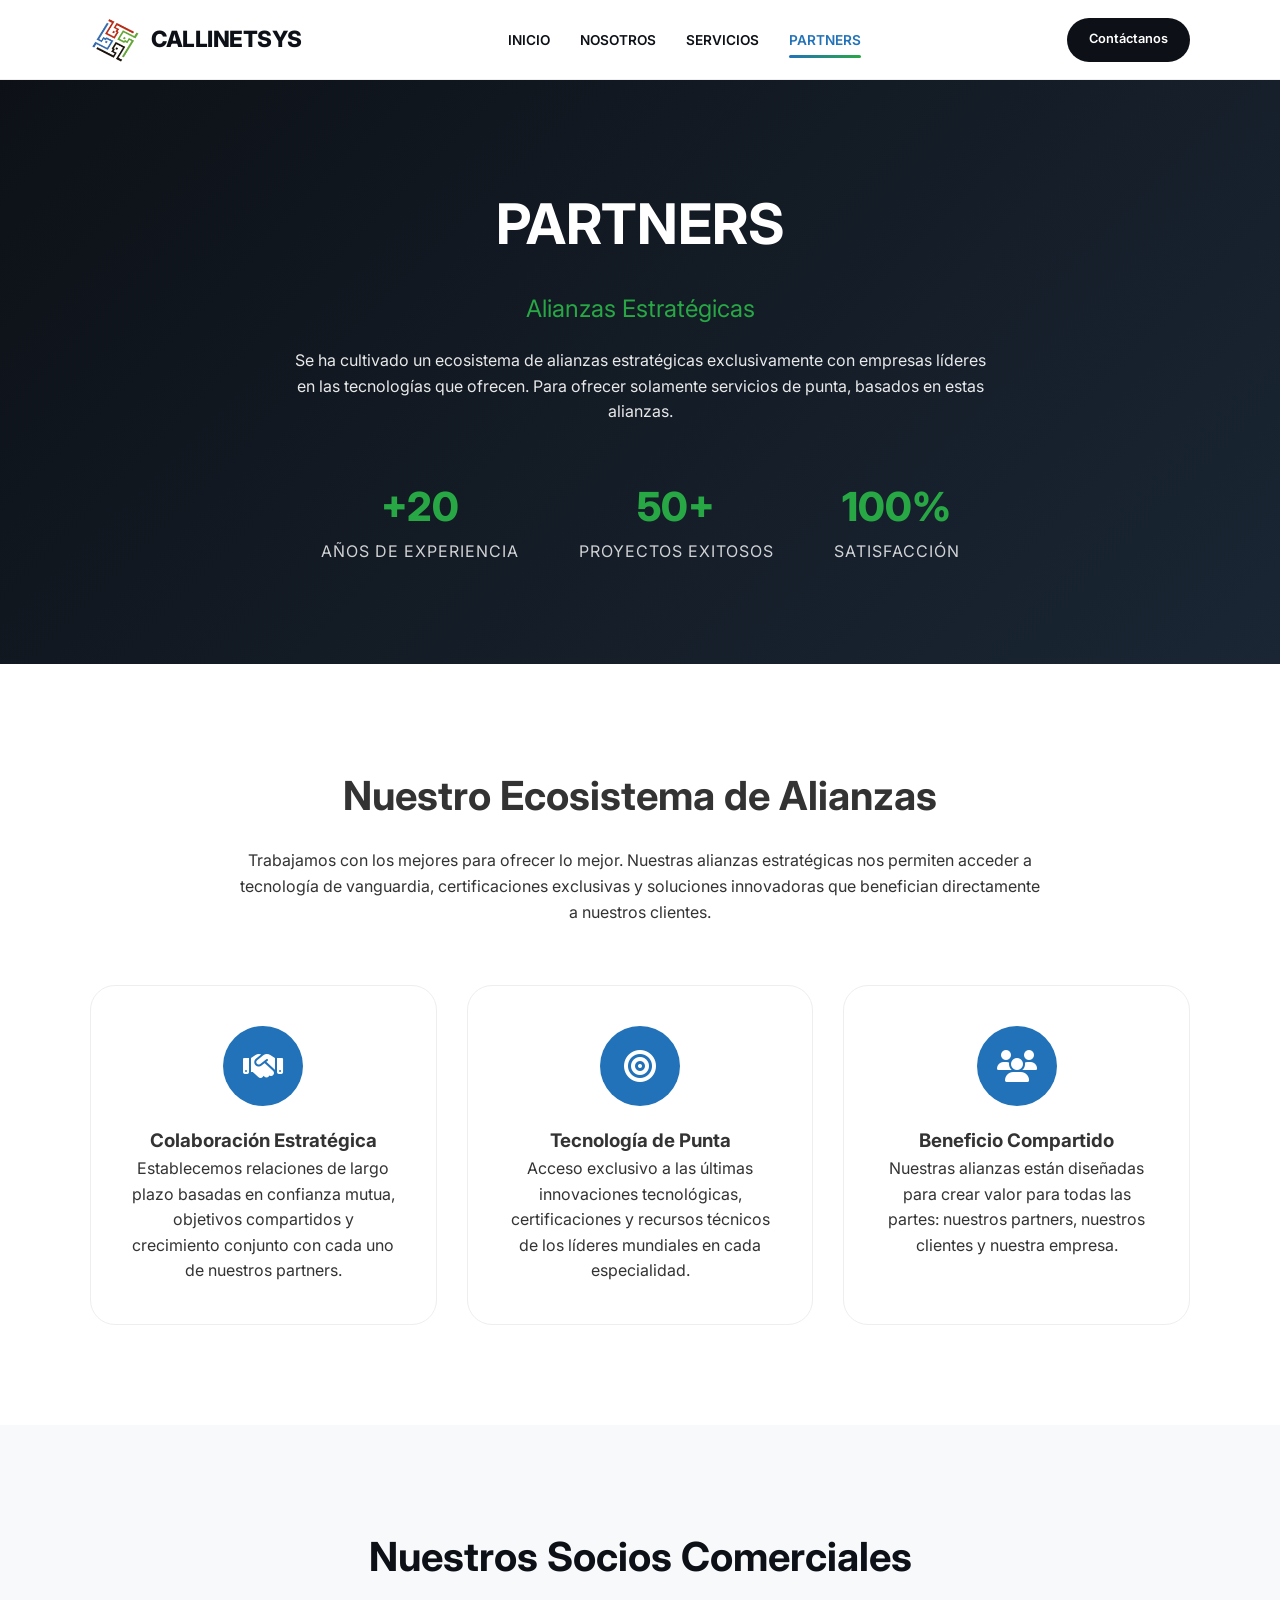
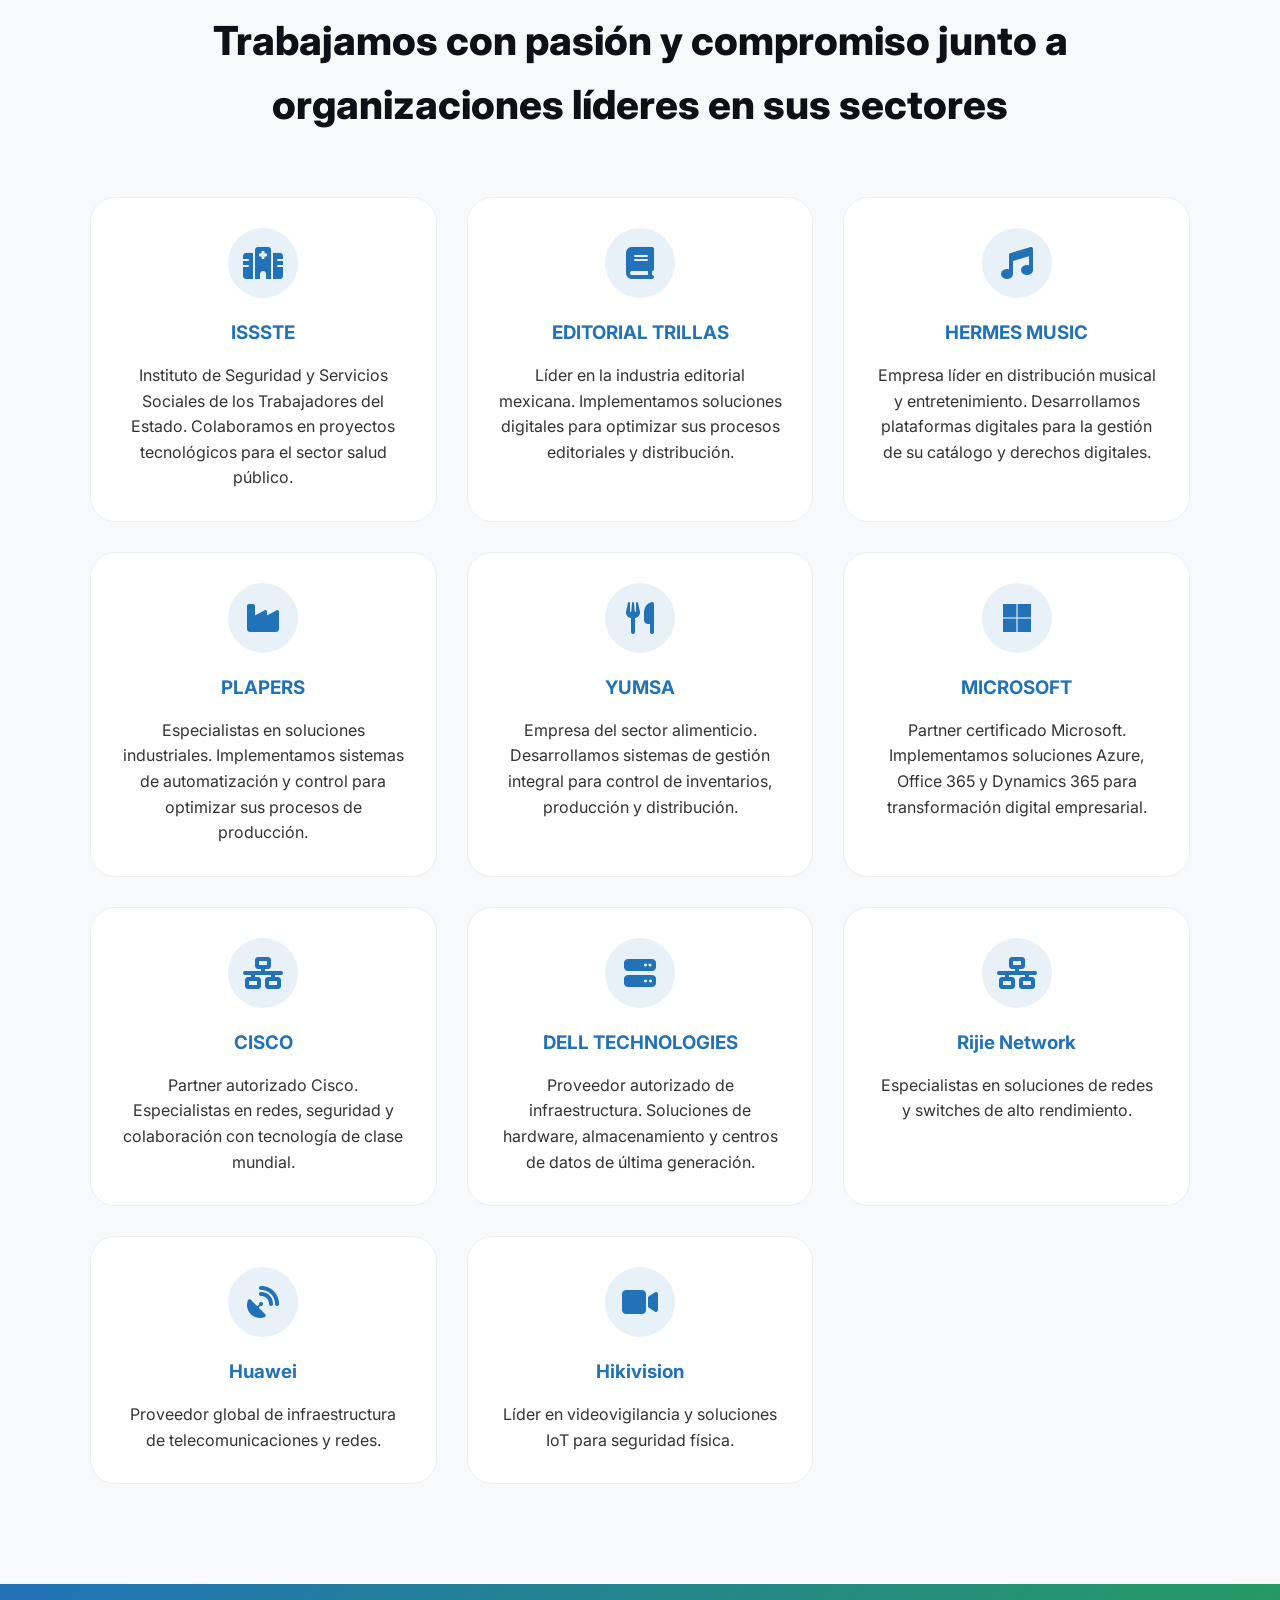
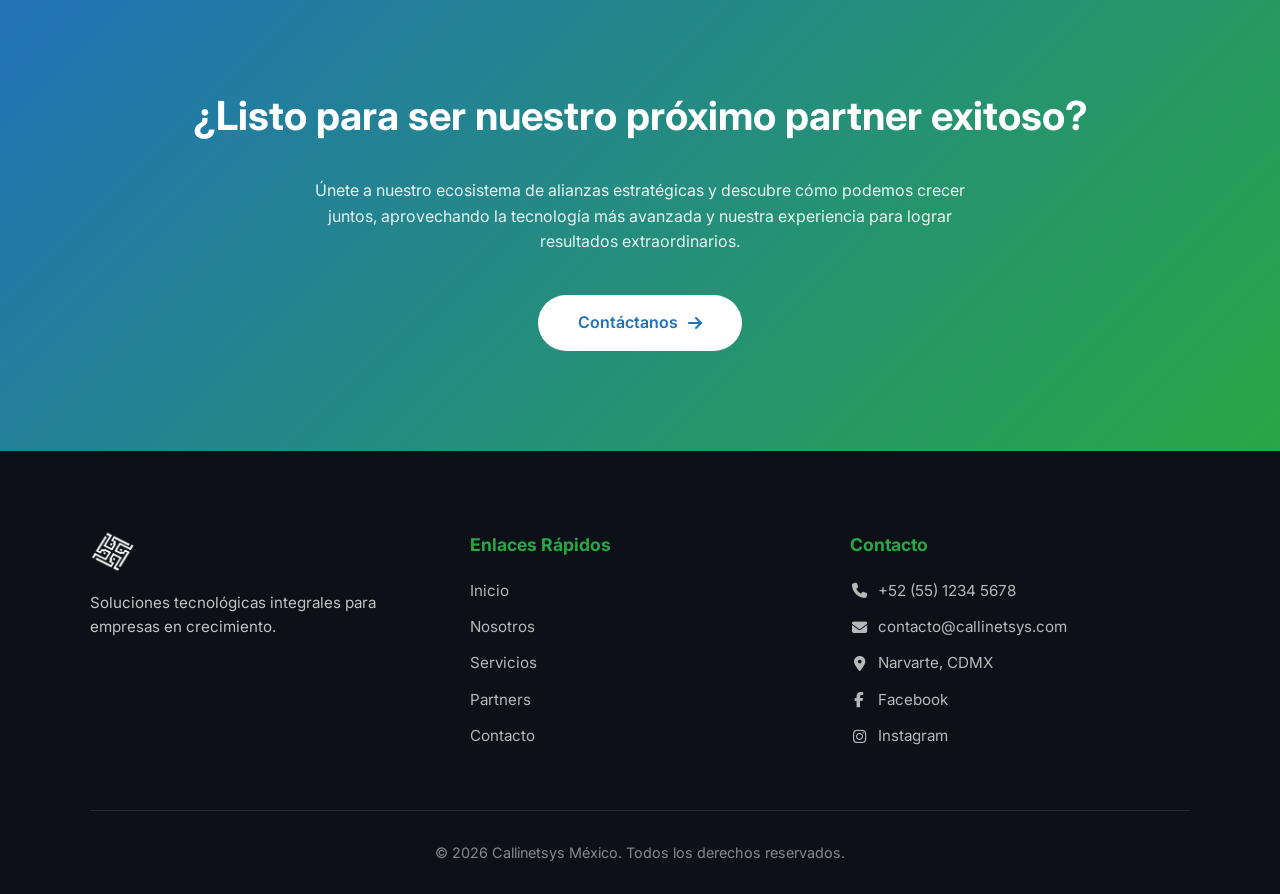
<file: partners.html>
<!DOCTYPE html>
<html lang="es">
<head>
    <meta charset="UTF-8">
    <meta name="viewport" content="width=device-width, initial-scale=1.0">
    <title>Partners | Callinetsys México</title>
    <link href="https://fonts.googleapis.com/css2?family=Inter:wght@300;400;600;800&display=swap" rel="stylesheet">
    <link rel="stylesheet" href="https://cdnjs.cloudflare.com/ajax/libs/font-awesome/6.5.1/css/all.min.css">
    <link rel="stylesheet" href="style.css">
    <style>
        .partners-hero {
            padding: 100px 7%;
            background: linear-gradient(135deg, var(--black) 0%, #1a2634 100%);
            color: white;
            text-align: center;
        }

        .partners-hero h1 {
            font-size: 3.5rem;
            margin-bottom: 20px;
        }

        .partners-hero-subtitle {
            font-size: 1.5rem;
            color: var(--green);
            margin-bottom: 20px;
        }

        .partners-hero p {
            max-width: 700px;
            margin: 0 auto 50px;
            opacity: 0.9;
        }

        .partners-stats {
            display: flex;
            justify-content: center;
            gap: 60px;
        }

        .stat-number {
            font-size: 2.5rem;
            font-weight: 800;
            color: var(--green);
        }

        .stat-label {
            text-transform: uppercase;
            letter-spacing: 1px;
            opacity: 0.8;
        }

        .alianzas-section {
            padding: 100px 7%;
        }

        .alianzas-intro {
            text-align: center;
            max-width: 800px;
            margin: 0 auto 60px;
        }

        .alianzas-intro h2 {
            font-size: 2.5rem;
            margin-bottom: 20px;
        }

        .alianzas-cards {
            display: grid;
            grid-template-columns: repeat(auto-fit, minmax(300px, 1fr));
            gap: 30px;
        }

        .alianza-card {
            background: white;
            padding: 40px;
            border-radius: 25px;
            text-align: center;
            border: 1px solid #eee;
            transition: 0.4s;
        }

        .alianza-card:hover {
            transform: translateY(-12px);
            border-color: var(--blue);
            box-shadow: 0 20px 40px rgba(0,0,0,0.05);
        }

        .alianza-icon {
            width: 80px;
            height: 80px;
            background: var(--blue);
            color: white;
            border-radius: 50%;
            display: flex;
            align-items: center;
            justify-content: center;
            font-size: 2rem;
            margin: 0 auto 20px;
        }

        .partners-grid-section {
            padding: 100px 7%;
            background: var(--gray-bg);
        }

        .section-header {
            text-align: center;
            margin-bottom: 60px;
        }

        .section-header h2 {
            font-size: 2.5rem;
            margin-bottom: 20px;
        }

        .partners-grid {
            display: grid;
            grid-template-columns: repeat(auto-fit, minmax(280px, 1fr));
            gap: 30px;
        }

        .partner-card {
            background: white;
            padding: 30px;
            border-radius: 25px;
            text-align: center;
            border: 1px solid #eee;
            transition: 0.4s;
        }

        .partner-card:hover {
            transform: translateY(-12px);
            border-color: var(--blue);
            box-shadow: 0 20px 40px rgba(0,0,0,0.05);
        }

        .partner-icon {
            width: 70px;
            height: 70px;
            background: rgba(33, 114, 184, 0.1);
            color: var(--blue);
            border-radius: 50%;
            display: flex;
            align-items: center;
            justify-content: center;
            font-size: 2rem;
            margin: 0 auto 20px;
        }

        .partner-card h3 {
            margin-bottom: 15px;
            color: var(--blue);
        }

        .cta-section {
            padding: 100px 7%;
            background: linear-gradient(135deg, var(--blue) 0%, var(--green) 100%);
            color: white;
            text-align: center;
        }

        .cta-content h2 {
            font-size: 2.5rem;
            margin-bottom: 30px;
        }

        .cta-content p {
            max-width: 700px;
            margin: 0 auto 40px;
            opacity: 0.9;
        }

        .cta-button {
            background: white;
            color: var(--blue);
            padding: 15px 40px;
            border-radius: 50px;
            text-decoration: none;
            font-weight: 600;
            display: inline-flex;
            align-items: center;
            gap: 10px;
            transition: 0.3s;
        }

        .cta-button:hover {
            transform: translateY(-3px);
            box-shadow: 0 10px 30px rgba(0,0,0,0.2);
        }
    </style>
</head>
<body>

    <nav class="navbar">
        <div class="logo-container">
            <a href="index.html">
                <img src="src/logo.png" alt="Callinetsys Logo" class="nav-logo">
                <span class="logo-text">CALLINETSYS</span>
            </a>
        </div>

        <ul class="nav-links">
            <li><a href="index.html">INICIO</a></li>
            <li><a href="nosotros.html">NOSOTROS</a></li>
            <li><a href="servicios.html">SERVICIOS</a></li>
            <li><a href="partners.html" class="active">PARTNERS</a></li>
            <li class="mobile-only"><a href="contacto.html" class="btn-nav-mobile">Contáctanos</a></li>
        </ul>

        <div class="nav-actions">
            <a href="contacto.html" class="btn-nav">Contáctanos</a>
        </div>

        <button class="hamburger" id="hamburger" aria-label="Menú de navegación">
            <span></span>
            <span></span>
            <span></span>
        </button>

        <div class="nav-overlay" id="nav-overlay"></div>
    </nav>

    <section class="partners-hero">
        <div class="partners-hero-content">
            <h1>PARTNERS</h1>
            <div class="partners-hero-subtitle">Alianzas Estratégicas</div>
            <p>
                Se ha cultivado un ecosistema de alianzas estratégicas exclusivamente con empresas líderes 
                en las tecnologías que ofrecen. Para ofrecer solamente servicios de punta, basados en estas alianzas.
            </p>
            
            <div class="partners-stats">
                <div class="stat-item">
                    <div class="stat-number">+20</div>
                    <div class="stat-label">Años de Experiencia</div>
                </div>
                <div class="stat-item">
                    <div class="stat-number">50+</div>
                    <div class="stat-label">Proyectos Exitosos</div>
                </div>
                <div class="stat-item">
                    <div class="stat-number">100%</div>
                    <div class="stat-label">Satisfacción</div>
                </div>
            </div>
        </div>
    </section>

    <section class="alianzas-section">
        <div class="alianzas-intro">
            <h2>Nuestro Ecosistema de Alianzas</h2>
            <p>
                Trabajamos con los mejores para ofrecer lo mejor. Nuestras alianzas estratégicas 
                nos permiten acceder a tecnología de vanguardia, certificaciones exclusivas y 
                soluciones innovadoras que benefician directamente a nuestros clientes.
            </p>
        </div>

        <div class="alianzas-cards">
            <div class="alianza-card">
                <div class="alianza-icon">
                    <i class="fas fa-handshake"></i>
                </div>
                <h3>Colaboración Estratégica</h3>
                <p>
                    Establecemos relaciones de largo plazo basadas en confianza mutua, 
                    objetivos compartidos y crecimiento conjunto con cada uno de nuestros partners.
                </p>
            </div>

            <div class="alianza-card">
                <div class="alianza-icon">
                    <i class="fas fa-bullseye"></i>
                </div>
                <h3>Tecnología de Punta</h3>
                <p>
                    Acceso exclusivo a las últimas innovaciones tecnológicas, certificaciones 
                    y recursos técnicos de los líderes mundiales en cada especialidad.
                </p>
            </div>

            <div class="alianza-card">
                <div class="alianza-icon">
                    <i class="fas fa-users"></i>
                </div>
                <h3>Beneficio Compartido</h3>
                <p>
                    Nuestras alianzas están diseñadas para crear valor para todas las partes: 
                    nuestros partners, nuestros clientes y nuestra empresa.
                </p>
            </div>
        </div>
    </section>

    <section class="partners-grid-section">
        <div class="section-header">
            <h2>Nuestros Socios Comerciales</h2>
            <p>Trabajamos con pasión y compromiso junto a organizaciones líderes en sus sectores</p>
        </div>

        <div class="partners-grid">
            <div class="partner-card">
                <div class="partner-icon">
                    <i class="fas fa-hospital"></i>
                </div>
                <h3>ISSSTE</h3>
                <p>
                    Instituto de Seguridad y Servicios Sociales de los Trabajadores del Estado. 
                    Colaboramos en proyectos tecnológicos para el sector salud público.
                </p>
            </div>

            <div class="partner-card">
                <div class="partner-icon">
                    <i class="fas fa-book"></i>
                </div>
                <h3>EDITORIAL TRILLAS</h3>
                <p>
                    Líder en la industria editorial mexicana. Implementamos soluciones digitales 
                    para optimizar sus procesos editoriales y distribución.
                </p>
            </div>

            <div class="partner-card">
                <div class="partner-icon">
                    <i class="fas fa-music"></i>
                </div>
                <h3>HERMES MUSIC</h3>
                <p>
                    Empresa líder en distribución musical y entretenimiento. Desarrollamos 
                    plataformas digitales para la gestión de su catálogo y derechos digitales.
                </p>
            </div>

            <div class="partner-card">
                <div class="partner-icon">
                    <i class="fas fa-industry"></i>
                </div>
                <h3>PLAPERS</h3>
                <p>
                    Especialistas en soluciones industriales. Implementamos sistemas de 
                    automatización y control para optimizar sus procesos de producción.
                </p>
            </div>

            <div class="partner-card">
                <div class="partner-icon">
                    <i class="fas fa-utensils"></i>
                </div>
                <h3>YUMSA</h3>
                <p>
                    Empresa del sector alimenticio. Desarrollamos sistemas de gestión 
                    integral para control de inventarios, producción y distribución.
                </p>
            </div>

            <div class="partner-card">
                <div class="partner-icon">
                    <i class="fab fa-microsoft"></i>
                </div>
                <h3>MICROSOFT</h3>
                <p>
                    Partner certificado Microsoft. Implementamos soluciones Azure, 
                    Office 365 y Dynamics 365 para transformación digital empresarial.
                </p>
            </div>

            <div class="partner-card">
                <div class="partner-icon">
                    <i class="fas fa-network-wired"></i>
                </div>
                <h3>CISCO</h3>
                <p>
                    Partner autorizado Cisco. Especialistas en redes, seguridad y 
                    colaboración con tecnología de clase mundial.
                </p>
            </div>

            <div class="partner-card">
                <div class="partner-icon">
                    <i class="fas fa-server"></i>
                </div>
                <h3>DELL TECHNOLOGIES</h3>
                <p>
                    Proveedor autorizado de infraestructura. Soluciones de hardware, 
                    almacenamiento y centros de datos de última generación.
                </p>
            </div>

            <div class="partner-card">
                <div class="partner-icon">
                    <i class="fas fa-network-wired"></i>
                </div>
                <h3>Rijie Network</h3>
                <p>
                    Especialistas en soluciones de redes y switches de alto rendimiento.
                </p>
            </div>

            <div class="partner-card">
                <div class="partner-icon">
                    <i class="fas fa-satellite-dish"></i>
                </div>
                <h3>Huawei</h3>
                <p>
                    Proveedor global de infraestructura de telecomunicaciones y redes.
                </p>
            </div>

            <div class="partner-card">
                <div class="partner-icon">
                    <i class="fas fa-video"></i>
                </div>
                <h3>Hikivision</h3>
                <p>
                    Líder en videovigilancia y soluciones IoT para seguridad física.
                </p>
            </div>
        </div>
    </section>

    <section class="cta-section">
        <div class="cta-content">
            <h2>¿Listo para ser nuestro próximo partner exitoso?</h2>
            <p>
                Únete a nuestro ecosistema de alianzas estratégicas y descubre cómo podemos 
                crecer juntos, aprovechando la tecnología más avanzada y nuestra experiencia 
                para lograr resultados extraordinarios.
            </p>
            <a href="contacto.html" class="cta-button">
                Contáctanos
                <i class="fas fa-arrow-right"></i>
            </a>
        </div>
    </section>

    <!-- Chat flotante -->
    <div class="custom-chat-trigger visible" id="chat-trigger">
        <div class="chat-icon-wrapper">
            <i class="fas fa-comment-dots"></i>
            <span class="chat-pulse"></span>
        </div>
    </div>

    <footer class="site-footer">
      <div class="footer-container">
        <div class="footer-brand">
          <img src="src/logo.png" alt="CNS" />
          <p>
            Soluciones tecnológicas integrales para empresas en crecimiento.
          </p>
        </div>
        <div class="footer-links">
          <h4>Enlaces Rápidos</h4>
          <a href="index.html">Inicio</a>
          <a href="nosotros.html">Nosotros</a>
          <a href="servicios.html">Servicios</a>
          <a href="partners.html">Partners</a>
          <a href="contacto.html">Contacto</a>
        </div>
        <!-- Reemplaza el bloque footer-links de Contacto con este: -->
        <div class="footer-links">
          <h4>Contacto</h4>
          <a href="tel:+525512345678"
            ><i class="fas fa-phone"></i> +52 (55) 1234 5678</a
          >
          <a href="mailto:contacto@callinetsys.com"
            ><i class="fas fa-envelope"></i> contacto@callinetsys.com</a
          >
          <a href="#"><i class="fas fa-map-marker-alt"></i> Narvarte, CDMX</a>
          <a
            href="https://www.facebook.com/profile.php?id=100082962064998"
            target="_blank"
            rel="noopener"
            ><i class="fab fa-facebook-f"></i> Facebook</a
          >
          <a
            href="https://www.instagram.com/callinetsys?igsh=eXNqOTd6dHQ5Z21m"
            target="_blank"
            rel="noopener"
          >
            <i class="fab fa-instagram"></i> Instagram
          </a>
        </div>
      </div>
      <div class="footer-bottom">
        © 2026 Callinetsys México. Todos los derechos reservados.
      </div>
    </footer>

    <script src="script.js"></script>
    <script src="chatbot.js"></script>

    <script>
        document.addEventListener('DOMContentLoaded', function() {
            const cards = document.querySelectorAll('.partner-card, .alianza-card');
            
            const observer = new IntersectionObserver((entries) => {
                entries.forEach(entry => {
                    if (entry.isIntersecting) {
                        entry.target.style.opacity = '1';
                        entry.target.style.transform = 'translateY(0)';
                    }
                });
            }, { threshold: 0.1 });
            
            cards.forEach(card => {
                card.style.opacity = '0';
                card.style.transform = 'translateY(20px)';
                card.style.transition = 'opacity 0.6s ease, transform 0.6s ease';
                observer.observe(card);
            });
        });
    </script>
</body>
</html>
</file>
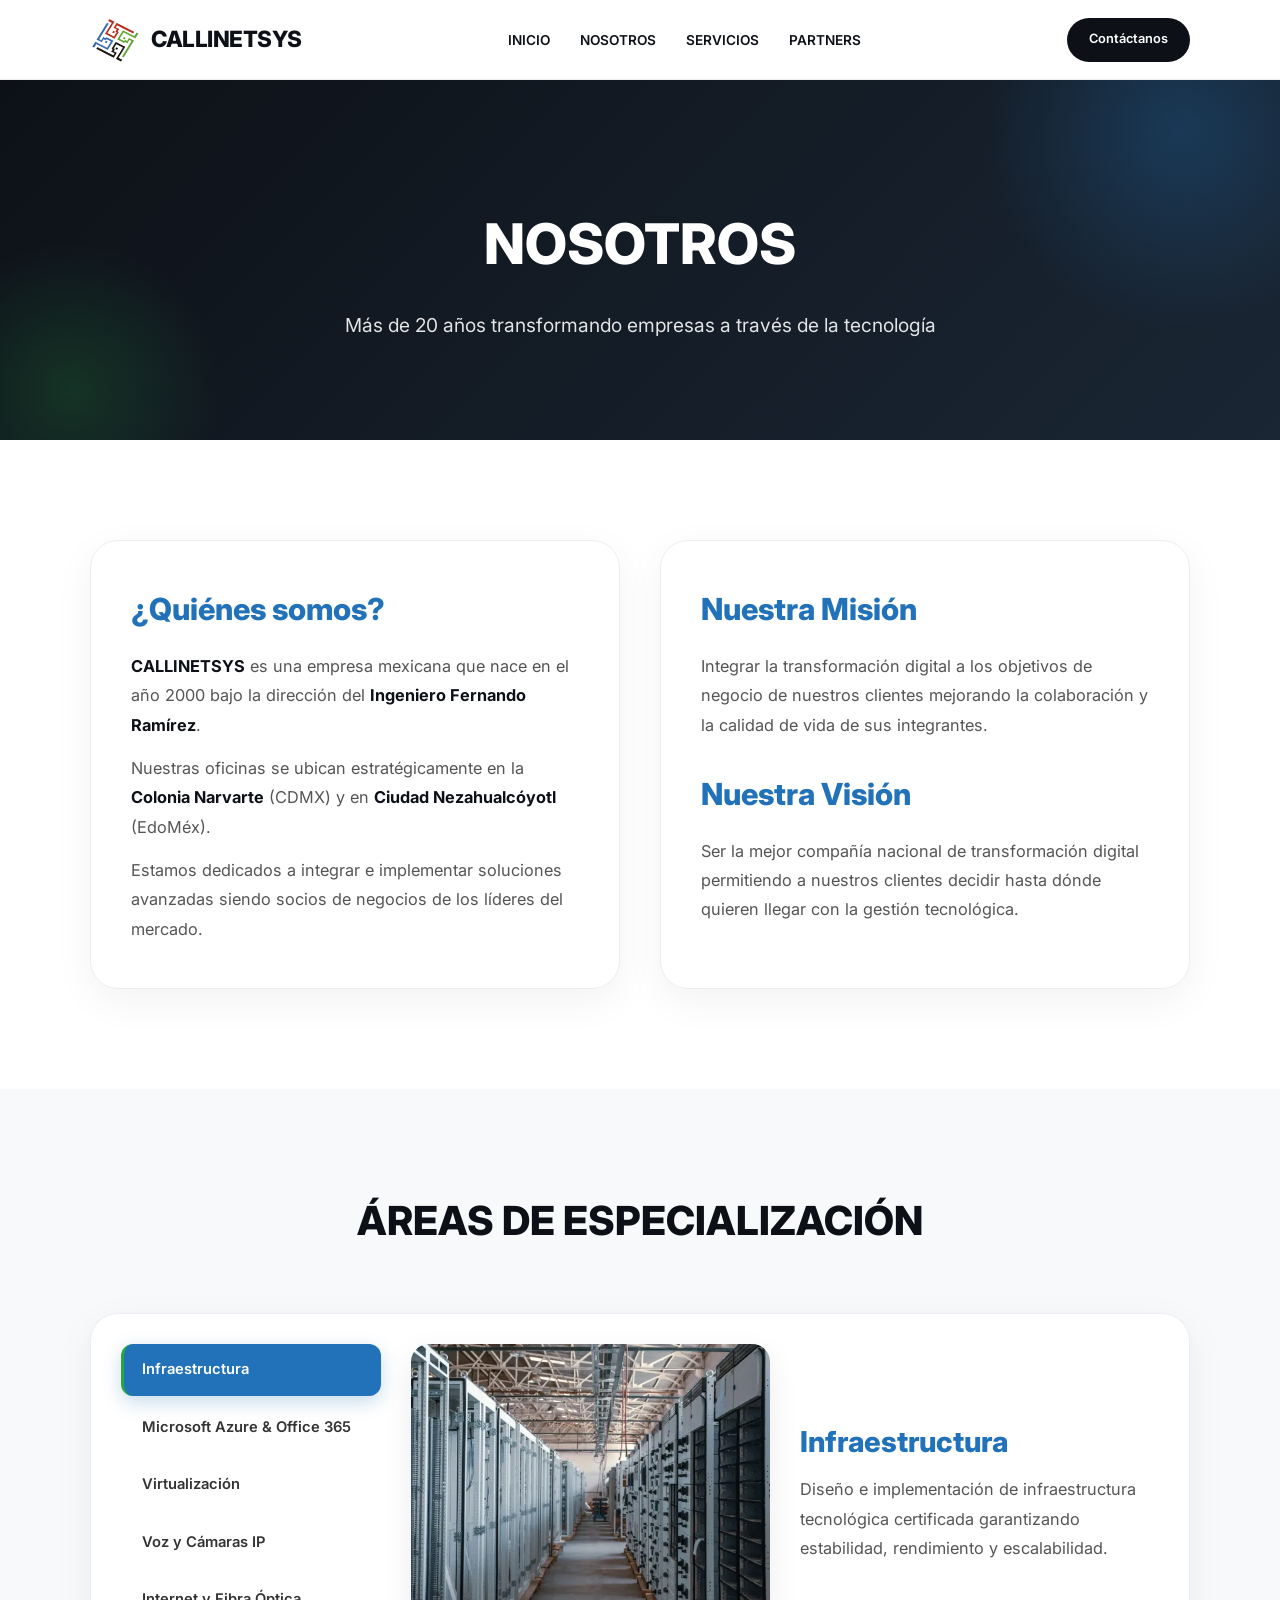
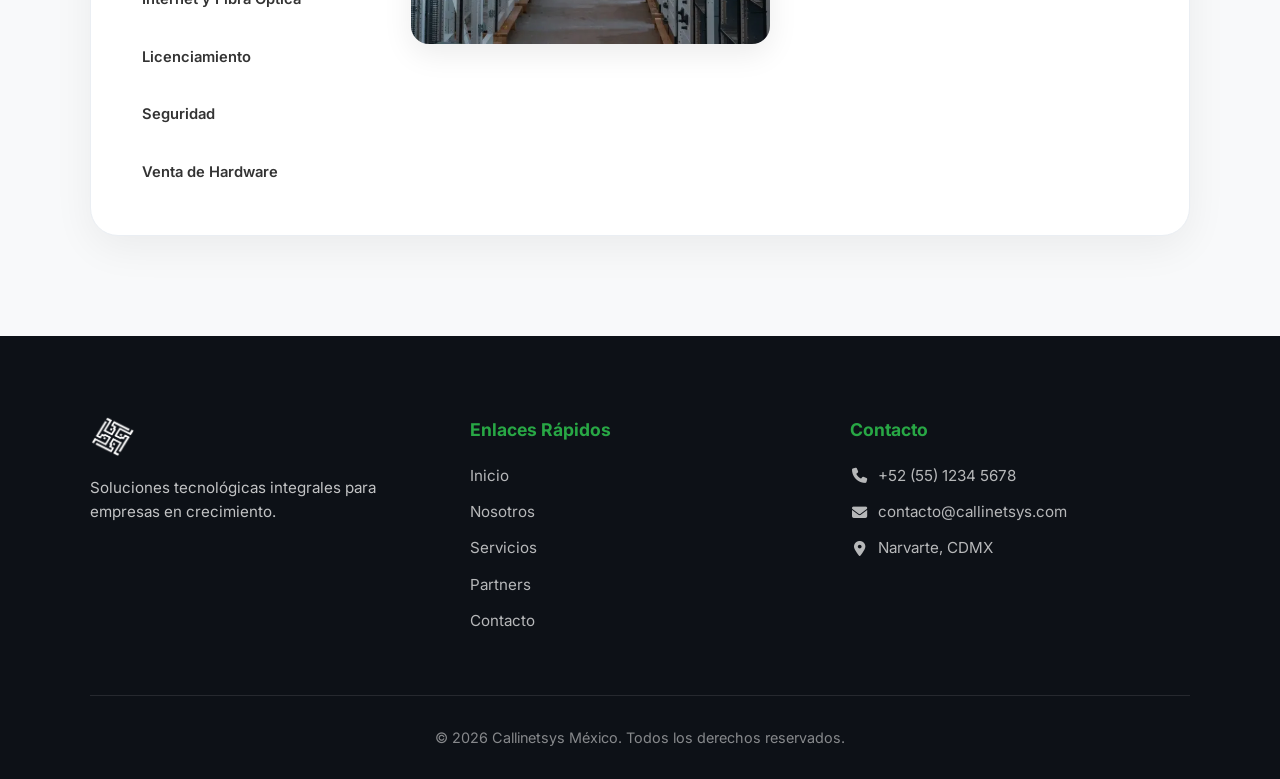
<file: views/nosotros.html>
<!DOCTYPE html>
<html lang="es">

<head>
    <meta charset="UTF-8">
    <meta name="viewport" content="width=device-width, initial-scale=1.0">
    <title>Nosotros | Callinetsys México</title>
    <link href="https://fonts.googleapis.com/css2?family=Inter:wght@300;400;600;800&display=swap" rel="stylesheet">
    <link rel="stylesheet" href="https://cdnjs.cloudflare.com/ajax/libs/font-awesome/6.5.1/css/all.min.css">
    <link rel="stylesheet" href="/style/nosotros.css">
</head>

<body>

    <nav class="navbar">
        <div class="logo-container">
            <a href="/index.html">
                <img src="/src/logo.png" alt="Callinetsys Logo" class="nav-logo">
                <span class="logo-text">CALLINETSYS</span>
            </a>
        </div>

        <ul class="nav-links">
            <li><a href="/index.html">INICIO</a></li>
            <li><a href="/views/nosotros.html" class="active">NOSOTROS</a></li>
            <li><a href="/views/servicios.html">SERVICIOS</a></li>
            <li><a href="/views/partners.html">PARTNERS</a></li>
            <li class="mobile-only"><a href="/views/contacto.html" class="btn-nav-mobile">Contáctanos</a></li>
        </ul>

        <div class="nav-actions">
            <a href="/views/contacto.html" class="btn-nav">Contáctanos</a>
        </div>

        <button class="hamburger" id="hamburger" aria-label="Menú de navegación">
            <span></span>
            <span></span>
            <span></span>
        </button>

        <div class="nav-overlay" id="nav-overlay"></div>
    </nav>

    <!-- Hero -->
    <section class="nosotros-hero">
        <h1>NOSOTROS</h1>
        <p>Más de 20 años transformando empresas a través de la tecnología</p>
    </section>

    <!-- Quiénes somos / Misión -->
    <section class="nosotros-cards-section">
        <div class="nosotros-grid">
            <div class="nosotros-card">
                <h2>¿Quiénes somos?</h2>
                <p><strong>CALLINETSYS</strong> es una empresa mexicana que nace en el año 2000 bajo la dirección del <strong>Ingeniero Fernando Ramírez</strong>.</p>
                <p>Nuestras oficinas se ubican estratégicamente en la <strong>Colonia Narvarte</strong> (CDMX) y en <strong>Ciudad Nezahualcóyotl</strong> (EdoMéx).</p>
                <p>Estamos dedicados a integrar e implementar soluciones avanzadas siendo socios de negocios de los líderes del mercado.</p>
            </div>

            <div class="nosotros-card">
                <h2>Nuestra Misión</h2>
                <p>Integrar la transformación digital a los objetivos de negocio de nuestros clientes mejorando la colaboración y la calidad de vida de sus integrantes.</p>
                <h2 style="margin-top: 30px">Nuestra Visión</h2>
                <p>Ser la mejor compañía nacional de transformación digital permitiendo a nuestros clientes decidir hasta dónde quieren llegar con la gestión tecnológica.</p>
            </div>
        </div>
    </section>

    <!-- Especialización -->
    <section class="especializacion-container">
        <h2 class="especializacion-title">ÁREAS DE ESPECIALIZACIÓN</h2>

        <div class="especializacion-wrapper">
            <aside>
                <ul class="especializacion-menu">
                    <li class="active" data-index="0">Infraestructura</li>
                    <li data-index="1">Microsoft Azure & Office 365</li>
                    <li data-index="2">Virtualización</li>
                    <li data-index="3">Voz y Cámaras IP</li>
                    <li data-index="4">Internet y Fibra Óptica</li>
                    <li data-index="5">Licenciamiento</li>
                    <li data-index="6">Seguridad</li>
                    <li data-index="7">Venta de Hardware</li>
                </ul>
            </aside>

            <section id="especializacion-content">
                <div class="especializacion-content-inner">
                    <div class="especializacion-image">
                        <img id="especializacion-img" src="/src/infraestructura.webp" alt="Infraestructura tecnológica">
                    </div>
                    <div class="especializacion-text" id="especializacion-text">
                        <h3>Infraestructura</h3>
                        <p>Diseño e implementación de infraestructura tecnológica certificada garantizando estabilidad, rendimiento y escalabilidad.</p>
                    </div>
                </div>
            </section>
        </div>
    </section>

    <!-- Chat flotante -->
    <div class="custom-chat-trigger" id="chat-trigger">
        <div class="chat-icon-wrapper">
            <i class="fas fa-comment-dots"></i>
            <span class="chat-pulse"></span>
        </div>
    </div>

    <!-- Footer -->
    <footer class="site-footer">
        <div class="footer-container">
            <div class="footer-brand">
                <img src="/src/logo.png" alt="CNS">
                <p>Soluciones tecnológicas integrales para empresas en crecimiento.</p>
            </div>
            <div class="footer-links">
                <h4>Enlaces Rápidos</h4>
                <a href="/index.html">Inicio</a>
                <a href="/views/nosotros.html">Nosotros</a>
                <a href="/view/servicios.html">Servicios</a>
                <a href="/views/partners.html">Partners</a>
                <a href="/views/contacto.html">Contacto</a>
            </div>
            <div class="footer-links">
                <h4>Contacto</h4>
                <a href="tel:+525512345678"><i class="fas fa-phone"></i> +52 (55) 1234 5678</a>
                <a href="mailto:contacto@callinetsys.com"><i class="fas fa-envelope"></i> contacto@callinetsys.com</a>
                <a href="#"><i class="fas fa-map-marker-alt"></i> Narvarte, CDMX</a>
            </div>
        </div>
        <div class="footer-bottom">
            © 2026 Callinetsys México. Todos los derechos reservados.
        </div>
    </footer>

    <script src="/js/script.js"></script>
    <script src="/js/chatbot.js"></script>

    <script>
        /* ── Especialización interactiva ── */
        const areas = [
            {
                titulo: "Infraestructura",
                img: "src/infraestructura.webp",
                alt: "Infraestructura tecnológica",
                texto: "Diseño e implementación de infraestructura tecnológica certificada garantizando estabilidad, rendimiento y escalabilidad."
            },
            {
                titulo: "Microsoft Azure & Office 365",
                img: "/src/office-365.webp",
                alt: "Microsoft Azure",
                texto: "Somos partners oficiales de Microsoft. Implementamos y administramos soluciones en la nube con Azure y Office 365 para maximizar la productividad de tu empresa."
            },
            {
                titulo: "Virtualización",
                img: "/src/virtualizacion.webp",
                alt: "Virtualización",
                texto: "Optimizamos recursos de TI mediante soluciones de virtualización de servidores, escritorios y almacenamiento con tecnologías líderes del mercado."
            },
            {
                titulo: "Voz y Cámaras IP",
                img: "/src/voz y camara.png",
                alt: "Voz IP y videovigilancia",
                texto: "Integramos sistemas de telefonía IP, videoconferencia y videovigilancia inteligente para mejorar la comunicación y seguridad de tu organización."
            },
            {
                titulo: "Internet y Fibra Óptica",
                img: "/src/fibra.webp",
                alt: "Fibra óptica",
                texto: "Desplegamos infraestructura de fibra óptica profesional e Internet empresarial con monitoreo continuo y soporte dedicado para máxima disponibilidad."
            },
            {
                titulo: "Licenciamiento",
                img: "/src/licencia.png",
                alt: "Licenciamiento de software",
                texto: "Asesoramos y gestionamos el licenciamiento de software empresarial optimizando costos y garantizando el cumplimiento normativo."
            },
            {
                titulo: "Seguridad",
                img: "/src/seg.webp",
                alt: "Seguridad informática",
                texto: "Protegemos tu infraestructura con soluciones de ciberseguridad, firewalls, antivirus corporativo, control de accesos y videovigilancia inteligente."
            },
            {
                titulo: "Venta de Hardware",
                img: "/src/venta.png",
                alt: "Hardware empresarial",
                texto: "Comercializamos equipos de cómputo, servidores, switches, routers y accesorios de las marcas líderes con respaldo técnico especializado."
            }
        ];

        document.querySelectorAll('.especializacion-menu li').forEach(li => {
            li.addEventListener('click', () => {
                document.querySelectorAll('.especializacion-menu li').forEach(i => i.classList.remove('active'));
                li.classList.add('active');

                const idx = parseInt(li.dataset.index);
                const area = areas[idx];

                const img = document.getElementById('especializacion-img');
                const text = document.getElementById('especializacion-text');

                img.style.opacity = '0';
                text.style.opacity = '0';

                setTimeout(() => {
                    img.src = area.img;
                    img.alt = area.alt;
                    text.innerHTML = `<h3>${area.titulo}</h3><p>${area.texto}</p>`;
                    img.style.transition = 'opacity 0.35s ease';
                    text.style.transition = 'opacity 0.35s ease';
                    img.style.opacity = '1';
                    text.style.opacity = '1';
                }, 200);
            });
        });
    </script>

</body>
</html>
</file>
<file: style.css>
:root {
  --blue: #2172b8;
  --red: #dc3545;
  --green: #28a745;
  --black: #0d1117;
  --white: #ffffff;
  --gray-bg: #f8f9fa;
  --text-main: #333333;
  --text-muted: #555555;
  --font-family: "Inter", -apple-system, BlinkMacSystemFont, sans-serif;
  --nav-height: 80px;
  --transition: all 0.3s ease;
}

* {
  margin: 0;
  padding: 0;
  box-sizing: border-box;
}
html {
  scroll-behavior: smooth;
  font-size: 16px;
}

body {
  font-family: var(--font-family);
  color: var(--text-main);
  background-color: var(--white);
  line-height: 1.6;
  overflow-x: hidden;
  padding-top: var(--nav-height);
  -webkit-font-smoothing: antialiased;
  -moz-osx-font-smoothing: grayscale;
}

img {
  max-width: 100%;
  height: auto;
  display: block;
}

/* =========================================
    2. NAVEGACIÓN (Smart Navbar)
   ========================================= */
.navbar {
  display: flex;
  justify-content: space-between;
  align-items: center;
  padding: 0 7%;
  height: var(--nav-height);
  position: fixed;
  top: 0;
  left: 0;
  width: 100%;
  z-index: 2000;
  background: rgba(255, 255, 255, 0.98);
  backdrop-filter: blur(10px);
  border-bottom: 1px solid #eee;
  transition:
    transform 0.4s cubic-bezier(0.4, 0, 0.2, 1),
    background 0.3s ease,
    padding 0.3s ease,
    box-shadow 0.3s ease;
}

.navbar-hidden {
  transform: translateY(-100%);
}

.navbar:hover {
  background: rgba(33, 114, 184, 0.03);
  border-bottom: 2px solid var(--blue);
}

.logo-container a {
  display: flex;
  align-items: center;
  text-decoration: none;
  gap: 12px;
}

.logo-text {
  font-family: var(--font-family);
  font-weight: 800;
  font-size: 1.4rem;
  color: var(--black);
  letter-spacing: -0.5px;
  text-transform: uppercase;
  line-height: 1;
}

.nav-logo {
  height: 45px;
  width: auto;
  object-fit: contain;
}

.nav-links {
  display: flex;
  list-style: none;
  gap: 30px;
  align-items: center;
}

.nav-links a {
  text-decoration: none;
  color: var(--black);
  font-weight: 600;
  font-size: 0.85rem;
  text-transform: uppercase;
  transition: var(--transition);
  position: relative;
  padding: 5px 0;
}

.nav-links a:hover,
.nav-links a.active {
  color: var(--blue);
}

.nav-links a.active::after {
  content: "";
  position: absolute;
  bottom: -5px;
  left: 0;
  width: 100%;
  height: 3px;
  background: linear-gradient(to right, var(--blue), var(--green));
  border-radius: 2px;
}

.btn-nav {
  background: var(--black);
  color: #fff;
  padding: 10px 22px;
  border-radius: 50px;
  text-decoration: none;
  font-size: 0.8rem;
  font-weight: 600;
  transition: var(--transition);
  display: inline-flex;
  align-items: center;
  justify-content: center;
  min-height: 44px;
}

.btn-nav:hover {
  background: var(--blue);
  transform: translateY(-2px);
  box-shadow: 0 5px 15px rgba(33, 114, 184, 0.3);
}

/* =========================================
    3. HAMBURGER MENU (Móvil)
   ========================================= */
.hamburger {
  display: none;
  flex-direction: column;
  gap: 5px;
  background: none;
  border: none;
  cursor: pointer;
  padding: 8px;
  z-index: 2001;
  border-radius: 4px;
  transition: var(--transition);
}

.hamburger:hover {
  background: rgba(0, 0, 0, 0.05);
}

.hamburger span {
  width: 25px;
  height: 3px;
  background: var(--black);
  border-radius: 2px;
  transition: var(--transition);
  transform-origin: center;
}

.hamburger.active span:nth-child(1) {
  transform: rotate(45deg) translate(5px, 5px);
}
.hamburger.active span:nth-child(2) {
  opacity: 0;
  transform: scaleX(0);
}
.hamburger.active span:nth-child(3) {
  transform: rotate(-45deg) translate(5px, -5px);
}

.nav-overlay {
  display: none;
  position: fixed;
  top: 0;
  left: 0;
  width: 100%;
  height: 100%;
  background: rgba(0, 0, 0, 0.5);
  z-index: 1999;
  opacity: 0;
  transition: opacity 0.3s ease;
  pointer-events: none;
}

.nav-overlay.active {
  display: block;
  opacity: 1;
  pointer-events: auto;
}
.mobile-only {
  display: none;
}

.btn-nav-mobile {
  background: var(--black);
  color: #fff !important;
  padding: 12px 30px;
  border-radius: 50px;
  text-decoration: none;
  font-weight: 600;
  font-size: 0.9rem;
  display: inline-block;
  margin: 15px auto 0;
  transition: var(--transition);
  min-height: 44px;
  text-align: center;
}

.btn-nav-mobile:hover {
  background: var(--blue);
  transform: translateY(-2px);
}

/* =========================================
    3.5. BLOQUE SCROLL DESTACADO
   ========================================= */
.featured-scroll-section {
  padding: 28px 0 16px;
  background: var(--white);
  position: relative;
}

.featured-scroll-container {
  max-width: none;
  width: 100%;
  margin: 0 auto;
  overflow-x: auto;
  scroll-snap-type: x mandatory;
  scrollbar-width: thin;
  scrollbar-color: var(--blue) #e9ecef;
}

.featured-scroll-track {
  display: flex;
  gap: 0;
  width: max-content;
  min-width: 100%;
  padding-bottom: 10px;
}

.featured-item {
  width: 100vw;
  height: 420px;
  display: grid;
  grid-template-columns: 0.95fr 1.05fr;
  grid-template-rows: 420px;
  background: #fff;
  border-top: 1px solid #e9ecef;
  border-bottom: 1px solid #e9ecef;
  border-left: 0;
  border-right: 0;
  border-radius: 0;
  overflow: hidden;
  box-shadow: none;
  scroll-snap-align: start;
}

.featured-item-image {
  order: 2;
  height: 420px;
  min-height: 420px;
  position: relative;
  overflow: hidden;
  background: #f5f5f5;
}

.featured-item-image::before {
  content: "";
  position: absolute;
  inset: 0;
  z-index: 1;
  background: linear-gradient(
    90deg,
    rgba(255, 255, 255, 0.96) 0%,
    rgba(255, 255, 255, 0.7) 14%,
    rgba(255, 255, 255, 0.18) 32%,
    rgba(255, 255, 255, 0) 54%
  );
  pointer-events: none;
}

.featured-item-image img {
  width: 100%;
  height: 100%;
  object-fit: cover;
  object-position: center;
  filter: saturate(1.08) contrast(1.06);
  transition: transform 0.6s ease;
}

.featured-item:hover .featured-item-image img {
  transform: scale(1.07);
}

.featured-item-content {
  order: 1;
  padding: 44px 52px;
  display: flex;
  flex-direction: column;
  justify-content: center;
  gap: 12px;
  height: 420px;
}

.featured-kicker {
  display: inline-flex;
  align-self: flex-start;
  background: #eaf3fb;
  color: var(--blue);
  border: 1px solid #cfe3f5;
  border-radius: 999px;
  padding: 6px 12px;
  font-size: 0.76rem;
  font-weight: 700;
  text-transform: uppercase;
  letter-spacing: 0.5px;
}

.featured-item-content h2 {
  color: var(--black);
  font-size: clamp(1.5rem, 2.2vw, 2rem);
  line-height: 1.2;
  margin: 0;
}

.featured-item-content p {
  color: var(--text-muted);
  font-size: 1rem;
  line-height: 1.65;
  max-width: 520px;
  margin: 0;
}

.featured-item-content .btn-primary {
  align-self: flex-start;
  background: transparent;
  color: var(--blue);
  border: 2px solid var(--blue);
  padding: 10px 28px;
  font-size: 0.9rem;
  min-height: 40px;
  margin-top: 4px;
}

.featured-item-content .btn-primary:hover {
  background: var(--blue);
  color: #fff;
  box-shadow: 0 6px 18px rgba(33, 114, 184, 0.25);
}

.featured-nav {
  position: absolute;
  top: 50%;
  transform: translateY(-50%);
  width: 46px;
  height: 46px;
  border-radius: 50%;
  border: 1px solid #d9e3ef;
  background: rgba(255, 255, 255, 0.96);
  color: var(--blue);
  display: inline-flex;
  align-items: center;
  justify-content: center;
  cursor: pointer;
  z-index: 5;
  transition:
    box-shadow 0.25s ease,
    background 0.25s ease,
    border-color 0.25s ease;
}

.featured-nav.prev {
  left: 16px;
}
.featured-nav.next {
  right: 16px;
}
.featured-nav i {
  transition: transform 0.2s ease;
}

.featured-nav:hover {
  background: #fff;
  border-color: #bdd6ef;
  box-shadow: 0 8px 20px rgba(33, 114, 184, 0.18);
}

.featured-nav.prev:hover i {
  transform: translateX(-5px);
}
.featured-nav.next:hover i {
  transform: translateX(5px);
}

/* =========================================
    4. HERO SECTION
   ========================================= */
.hero {
  padding: 60px 7%;
  min-height: 80vh;
  display: flex;
  align-items: center;
  position: relative;
}

.hero-container {
  display: grid;
  grid-template-columns: 1.2fr 0.8fr;
  gap: 60px;
  align-items: center;
  width: 100%;
  max-width: 1400px;
  margin: 0 auto;
}

.hero-title {
  font-size: 1.2rem;
  font-weight: 800;
  letter-spacing: 2px;
  color: var(--text-muted);
  margin-bottom: 10px;
  text-transform: uppercase;
}

.hero-subtitle {
  font-size: clamp(2.5rem, 5vw, 4rem);
  line-height: 1.1;
  font-weight: 800;
  color: var(--black);
  margin-bottom: 25px;
   white-space: nowrap; /* agrega esta línea */
  font-size: clamp(2rem, 4vw, 4rem); 
}

.text-green {
  color: var(--green);
}

.hero-description {
  font-size: 1.15rem;
  color: var(--text-muted);
  margin-bottom: 40px;
  max-width: 550px;
}

.hero-btns {
  display: flex;
  gap: 20px;
  flex-wrap: wrap;
}

.circle-container {
  display: grid;
  grid-template-columns: repeat(2, 160px);
  gap: 20px;
  justify-content: center;
}

.shape {
  width: 160px;
  height: 160px;
  border-radius: 50%;
  border: 2.5px solid;
  opacity: 0.4;
  transition: var(--transition);
  cursor: default;
}

.shape:hover {
  opacity: 1;
  transform: scale(1.05);
}
.circle-blue {
  border-color: var(--blue);
}
.circle-red {
  border-color: var(--red);
}
.circle-green {
  border-color: var(--green);
}
.circle-black {
  border-color: var(--black);
}

/* =========================================
    5. BOTONES GLOBALES
   ========================================= */
.btn-primary,
.btn-secondary {
  padding: 15px 35px;
  border-radius: 50px;
  text-decoration: none;
  font-weight: 600;
  font-size: 0.95rem;
  transition: var(--transition);
  display: inline-flex;
  align-items: center;
  justify-content: center;
  gap: 8px;
  min-height: 48px;
  cursor: pointer;
  border: none;
}

.btn-primary {
  background: var(--green);
  color: #fff;
}
.btn-secondary {
  background: transparent;
  color: var(--black);
  border: 2px solid var(--blue);
}

.btn-primary:hover {
  transform: translateY(-3px);
  box-shadow: 0 10px 25px rgba(40, 167, 69, 0.25);
  background: #218838;
}

.btn-secondary:hover {
  background: var(--blue);
  color: #fff;
  border-color: var(--blue);
}

.btn-primary:active,
.btn-secondary:active {
  transform: translateY(-1px);
}

/* =========================================
    6. SECCIÓN DE SERVICIOS (Tarjetas)
   ========================================= */
.main-content {
  padding: 100px 7%;
  background: var(--gray-bg);
}

.section-header {
  text-align: center;
  font-size: 2.5rem;
  margin-bottom: 60px;
  font-weight: 800;
  color: var(--black);
}

.card-wrapper {
  display: grid;
  grid-template-columns: repeat(auto-fit, minmax(300px, 1fr));
  gap: 40px;
  max-width: 1400px;
  margin: 0 auto;
}

.pro-card {
  background: #fff;
  border-radius: 25px;
  overflow: hidden;
  border: 1px solid #eee;
  transition: var(--transition);
  display: flex;
  flex-direction: column;
}

.pro-card:hover {
  transform: translateY(-12px);
  border-color: var(--blue);
  box-shadow: 0 20px 40px rgba(0, 0, 0, 0.08);
}

.card-image-container {
  height: 200px;
  overflow: hidden;
  background: #f5f5f5;
}
.card-image-container img {
  width: 100%;
  height: 100%;
  object-fit: cover;
  transition: transform 0.6s ease;
}
.pro-card:hover .card-image-container img {
  transform: scale(1.05);
}

.pro-content {
  padding: 30px;
  flex: 1;
  display: flex;
  flex-direction: column;
}
.pro-content h3 {
  font-size: 1.4rem;
  font-weight: 700;
  margin-bottom: 12px;
  color: var(--black);
}
.pro-content p {
  color: var(--text-muted);
  font-size: 1rem;
  margin-bottom: 15px;
  flex: 1;
}

.pro-content a {
  color: var(--blue) !important;
  text-decoration: none !important;
  font-weight: 600;
  display: inline-flex;
  align-items: center;
  gap: 6px;
  transition: var(--transition);
}

.pro-content a:hover {
  gap: 10px;
}

/* =========================================
    7. ARTÍCULOS IDA 360
   ========================================= */
.ida-articles-section {
  padding: 60px 7% 50px;
  background: #fff;
}
.ida-articles-container {
  max-width: 1400px;
  margin: 0 auto;
}

.ida-intro {
  max-width: 800px;
  margin: -20px auto 45px;
  text-align: center;
  color: var(--text-muted);
  font-size: 1.05rem;
}

.ida-articles-grid {
  display: grid;
  grid-template-columns: repeat(auto-fit, minmax(260px, 1fr));
  gap: 24px;
}

.ida-article-card {
  background: linear-gradient(180deg, #ffffff 0%, #f8fbff 100%);
  border: 1px solid #e7edf5;
  border-radius: 18px;
  padding: 26px;
  display: flex;
  flex-direction: column;
  gap: 14px;
  transition: var(--transition);
}

.ida-article-card:hover {
  transform: translateY(-6px);
  box-shadow: 0 14px 30px rgba(0, 0, 0, 0.06);
  border-color: #d2e5f8;
}

.ida-article-card h3 {
  font-size: 1.2rem;
  line-height: 1.3;
  color: var(--black);
}
.ida-article-card p {
  color: var(--text-muted);
  margin: 0;
}
.ida-toggle-btn {
  width: auto;
  max-width: none;
  align-self: flex-start;
  margin-top: 6px;
}
.ida-more-content {
  margin-top: 6px;
  padding-top: 12px;
  border-top: 1px dashed #cfd8e3;
}

/* =========================================
    8. SECCIÓN NOSOTROS / HISTORIA (Index)
   ========================================= */
.about-section {
  padding: 60px 7%;
  background: var(--white);
}

.about-container {
  display: grid;
  grid-template-columns: 1fr 1fr;
  gap: 80px;
  align-items: start;
  max-width: 1400px;
  margin: 0 auto;
}

.tag {
  background: #eef2f7;
  color: var(--blue);
  padding: 6px 16px;
  border-radius: 20px;
  font-size: 0.75rem;
  font-weight: 800;
  text-transform: uppercase;
  display: inline-block;
  margin-bottom: 20px;
}

.about-text h2 {
  font-size: 2.2rem;
  font-weight: 800;
  margin-bottom: 25px;
  color: var(--black);
  line-height: 1.2;
}
.history-content p {
  margin-bottom: 18px;
  color: var(--text-muted);
  font-size: 1.05rem;
}
.history-content strong {
  color: var(--black);
  font-weight: 700;
}
.mini-title {
  font-size: 1.3rem;
  font-weight: 700;
  margin: 35px 0 20px;
  color: var(--black);
}

.partners-tags {
  display: flex;
  flex-wrap: wrap;
  gap: 12px;
  margin-top: 10px;
  overflow: visible;
}

.partners-tags span {
  border: 1px solid #ddd;
  padding: 10px 20px;
  border-radius: 50px;
  cursor: pointer;
  font-weight: 600;
  font-size: 0.9rem;
  transition: var(--transition);
  background: #fff;
  user-select: none;
}

.partners-tags span:hover {
  background: var(--blue);
  color: white;
  border-color: var(--blue);
  transform: translateY(-2px);
}

.logo-display-box {
  background: #fff;
  border: 1px solid #f0f0f0;
  border-radius: 30px;
  height: 350px;
  display: flex;
  align-items: center;
  justify-content: center;
  padding: 50px;
  box-shadow: 0 15px 40px rgba(0, 0, 0, 0.03);
  position: static;
}

#display-logo {
  max-width: 80%;
  max-height: 80%;
  object-fit: contain;
  transition: opacity 0.25s ease;
}

/* =========================================
    9. FOOTER
   ========================================= */
.site-footer {
  background: var(--black);
  color: #fff;
  padding: 80px 7% 30px;
}

.footer-container {
  display: grid;
  grid-template-columns: repeat(auto-fit, minmax(220px, 1fr));
  gap: 40px;
  margin-bottom: 50px;
  max-width: 1400px;
  margin-left: auto;
  margin-right: auto;
}

.footer-brand img {
  height: 40px;
  margin-bottom: 20px;
  filter: brightness(0) invert(1);
  object-fit: contain;
}
.footer-brand p {
  color: rgba(255, 255, 255, 0.75);
  font-size: 0.95rem;
  line-height: 1.6;
}
.footer-links h4 {
  color: var(--green);
  margin-bottom: 20px;
  font-size: 1.1rem;
  font-weight: 700;
}

.footer-links a {
  color: rgba(255, 255, 255, 0.7);
  text-decoration: none;
  display: flex;
  align-items: center;
  gap: 10px;
  margin-bottom: 12px;
  transition: var(--transition);
  font-size: 0.95rem;
}

.footer-links a:hover {
  color: var(--green);
  transform: translateX(5px);
}
.footer-links a i {
  width: 18px;
  text-align: center;
}

.footer-bottom {
  text-align: center;
  padding-top: 30px;
  border-top: 1px solid rgba(255, 255, 255, 0.1);
  color: rgba(255, 255, 255, 0.5);
  font-size: 0.9rem;
}

/* =========================================
    10. BOTÓN CHAT FLOTANTE
   ========================================= */
.custom-chat-trigger {
  position: fixed;
  bottom: 22px;
  right: 18px;
  z-index: 999;
  cursor: pointer;
  display: inline-flex;
  align-items: center;
  opacity: 0;
  transform: translateY(12px);
  pointer-events: none;
  transition:
    opacity 0.25s ease,
    transform 0.25s ease;
}

.custom-chat-trigger.visible {
  opacity: 1;
  transform: translateY(0);
  pointer-events: auto;
}

.chat-icon-wrapper {
  width: 48px;
  height: 48px;
  background: var(--green);
  border-radius: 50%;
  display: flex;
  align-items: center;
  justify-content: center;
  color: #fff;
  font-size: 1.05rem;
  position: relative;
  box-shadow: 0 8px 22px rgba(40, 167, 69, 0.32);
  transition: var(--transition);
  flex-shrink: 0;
}

.custom-chat-trigger:hover .chat-icon-wrapper {
  transform: scale(1.05);
  box-shadow: 0 8px 25px rgba(40, 167, 69, 0.4);
}

.chat-pulse {
  position: absolute;
  width: 100%;
  height: 100%;
  border-radius: 50%;
  background: var(--green);
  animation: pulse 2s infinite;
  z-index: -1;
}

@keyframes pulse {
  0% {
    transform: scale(1);
    opacity: 0.5;
  }
  100% {
    transform: scale(1.5);
    opacity: 0;
  }
}

.chat-label {
  display: none;
}

/* =========================================
    11. UTILIDADES Y ACCESIBILIDAD
   ========================================= */
h1,
h2,
h3,
h4,
p,
a,
span {
  overflow-wrap: break-word;
  word-wrap: break-word;
  hyphens: auto;
}

a:focus-visible,
button:focus-visible,
span[tabindex]:focus-visible {
  outline: 2px solid var(--blue);
  outline-offset: 2px;
  border-radius: 4px;
}

@media (prefers-reduced-motion: reduce) {
  *,
  *::before,
  *::after {
    animation-duration: 0.01ms !important;
    animation-iteration-count: 1 !important;
    transition-duration: 0.01ms !important;
    scroll-behavior: auto !important;
  }
}

/* =========================================
    12. MEDIA QUERIES RESPONSIVAS (GLOBAL)
   ========================================= */
@media (max-width: 992px) {
  .hero-container,
  .about-container {
    grid-template-columns: 1fr;
    text-align: center;
    gap: 40px;
  }

  .hero {
    padding: 40px 5%;
    min-height: auto;
    padding-top: 100px;
  }
  .hero-text {
    order: 1;
  }
  .hero-visual {
    order: 2;
  }
  .hero-btns,
  .circle-container {
    justify-content: center;
  }
  .hero-description {
    margin: 0 auto 30px;
    font-size: 1rem;
  }
  .circle-container {
    grid-template-columns: repeat(2, 120px);
    gap: 15px;
  }
  .shape {
    width: 120px;
    height: 120px;
  }

  .main-content,
  .ida-articles-section,
  .about-section {
    padding: 60px 5%;
  }

  .featured-scroll-section {
    padding: 22px 0 12px;
  }
  .featured-item {
    width: 100vw;
    height: 360px;
    grid-template-rows: 360px;
  }
  .featured-item-image {
    height: 360px;
    min-height: 100%;
  }
  .featured-item-content {
    padding: 40px 36px;
  }
  .featured-item-content h2 {
    font-size: clamp(1.7rem, 4vw, 2.2rem);
  }
  .featured-nav {
    width: 42px;
    height: 42px;
  }
  .featured-nav.prev {
    left: 10px;
  }
  .featured-nav.next {
    right: 10px;
  }

  .section-header {
    font-size: 2rem;
    margin-bottom: 40px;
  }
  .logo-display-box {
    position: static;
    height: 300px;
  }
}

@media (max-width: 768px) {
  .hamburger {
    display: flex;
  }

  .nav-links {
    position: fixed;
    top: var(--nav-height);
    left: 0;
    width: 100%;
    background: var(--white);
    flex-direction: column;
    padding: 0;
    gap: 0;
    max-height: 0;
    overflow: hidden;
    transition:
      max-height 0.4s ease,
      padding 0.4s ease;
    box-shadow: 0 10px 30px rgba(0, 0, 0, 0.1);
    z-index: 2000;
    align-items: stretch;
  }

  .nav-links.active {
    max-height: 500px;
    padding: 15px 0;
  }

  .nav-links a {
    padding: 16px 20px;
    border-bottom: 1px solid #eee;
    font-size: 1rem;
    width: 100%;
    text-align: center;
    display: block;
  }

  .nav-links a:last-of-type {
    border-bottom: none;
  }
  .nav-actions {
    display: none;
  }
  .mobile-only {
    display: block;
    padding: 10px 20px;
    text-align: center;
  }

  .hero-subtitle {
    font-size: 2rem;
    line-height: 1.2;
  }

  .featured-scroll-section {
    padding: 16px 0 8px;
  }
  .featured-scroll-track {
    gap: 16px;
  }
  .featured-item {
    width: 100vw;
    min-height: auto;
    grid-template-columns: 1fr;
    height: auto;
  }
  .featured-item-image {
    order: 1;
    height: 180px;
  }
  .featured-item-content {
    order: 2;
    padding: 22px;
  }
  .featured-item-content h2 {
    font-size: 1.55rem;
  }
  .featured-item-content p {
    font-size: 0.95rem;
    margin-bottom: 16px;
  }
  .featured-nav {
    top: 20px;
    transform: none;
    width: 40px;
    height: 40px;
  }
  .featured-nav.prev {
    left: 12px;
  }
  .featured-nav.next {
    right: 12px;
  }
  .featured-kicker {
    font-size: 0.7rem;
    padding: 5px 10px;
    margin-bottom: 10px;
  }

  .hero-title {
    font-size: 1rem;
    letter-spacing: 1px;
  }
  .hero-description {
    font-size: 1rem;
  }
  .hero-btns {
    flex-direction: column;
    align-items: center;
    gap: 12px;
  }

  .btn-primary,
  .btn-secondary {
    width: 100%;
    max-width: 300px;
    padding: 14px 25px;
    text-align: center;
    font-size: 1rem;
  }

  .card-wrapper {
    grid-template-columns: 1fr;
    gap: 25px;
  }
  .pro-card {
    border-radius: 20px;
  }
  .card-image-container {
    height: 180px;
  }
  .pro-content {
    padding: 25px;
  }
  .pro-content h3 {
    font-size: 1.3rem;
  }
  .pro-content p {
    font-size: 0.95rem;
  }

  .ida-intro {
    font-size: 0.98rem;
    margin-bottom: 30px;
  }
  .ida-articles-grid {
    grid-template-columns: 1fr;
    gap: 18px;
  }
  .ida-article-card {
    padding: 22px;
  }
  .ida-toggle-btn {
    width: auto;
    max-width: none;
    padding: 10px 20px;
    font-size: 0.9rem;
    min-height: 42px;
  }

  .about-section {
    padding: 50px 5%;
  }
  .about-text h2 {
    font-size: 1.8rem;
  }
  .logo-display-box {
    height: 250px;
    border-radius: 20px;
    padding: 30px;
  }
  .partners-tags {
    justify-content: center;
  }
  .partners-tags span {
    padding: 8px 16px;
    font-size: 0.85rem;
  }

  .site-footer {
    padding: 50px 5% 20px;
    text-align: center;
  }
  .footer-container {
    gap: 30px;
  }
  .footer-brand p {
    font-size: 0.95rem;
  }
  .footer-links a {
    justify-content: center;
    font-size: 0.95rem;
  }

  .custom-chat-trigger {
    bottom: 16px;
    right: 12px;
  }
  .chat-icon-wrapper {
    width: 46px;
    height: 46px;
    font-size: 1rem;
  }
  .chat-label {
    display: none;
  }
}

@media (max-width: 480px) {
  :root {
    --nav-height: 70px;
  }
  body {
    padding-top: 70px;
  }

  .navbar {
    padding: 0 4%;
  }
  .nav-logo {
    height: 40px;
  }
  .logo-text {
    font-size: 1.2rem;
  }

  .hero {
    padding: 30px 4%;
    padding-top: 90px;
  }
  .featured-scroll-section {
    padding: 12px 0 6px;
  }
  .featured-item {
    width: 100vw;
  }
  .featured-item-image {
    height: 150px;
  }
  .featured-item-content {
    padding: 20px;
  }
  .featured-item-content h2 {
    font-size: 1.35rem;
  }
  .featured-nav {
    width: 36px;
    height: 36px;
    top: 14px;
  }
  .featured-kicker {
    font-size: 0.66rem;
  }

  .hero-subtitle {
    font-size: 1.75rem;
  }
  .hero-description {
    font-size: 0.95rem;
  }
  .section-header {
    font-size: 1.75rem;
  }
  .ida-intro {
    margin-top: -10px;
  }
  .card-image-container {
    height: 160px;
  }
  .pro-content {
    padding: 20px;
  }
  .pro-content h3 {
    font-size: 1.2rem;
  }
  .mini-title {
    font-size: 1.2rem;
  }
  .history-content p {
    font-size: 0.95rem;
  }
  .footer-bottom {
    font-size: 0.85rem;
  }
  .circle-container {
    grid-template-columns: repeat(2, 100px);
    gap: 12px;
  }
  .shape {
    width: 100px;
    height: 100px;
  }
}

@media (max-width: 360px) {
  .hero-subtitle {
    font-size: 1.5rem;
  }
  .btn-primary,
  .btn-secondary {
    padding: 12px 20px;
    font-size: 0.9rem;
  }
  .partners-tags span {
    padding: 7px 14px;
    font-size: 0.8rem;
  }
}

/* =========================================
    13. CHATBOT PANEL
   ========================================= */
.chatbot-panel {
  position: fixed;
  bottom: 90px;
  right: 20px;
  width: 320px;
  max-width: calc(100% - 40px);
  background: #fff;
  border-radius: 18px;
  box-shadow: 0 20px 60px rgba(0, 0, 0, 0.14);
  display: flex;
  flex-direction: column;
  overflow: hidden;
  opacity: 0;
  transform: translateY(10px);
  pointer-events: none;
  transition: var(--transition);
  z-index: 999;
}

.chatbot-panel.open {
  opacity: 1;
  transform: translateY(0);
  pointer-events: auto;
}

.chatbot-header {
  background: var(--blue);
  color: #fff;
  padding: 10px 14px;
  display: flex;
  align-items: center;
  justify-content: space-between;
}

.chatbot-header strong {
  font-size: 0.9rem;
}
.chatbot-close {
  background: transparent;
  border: none;
  color: #fff;
  font-size: 1.2rem;
  cursor: pointer;
}

.chatbot-messages {
  padding: 12px;
  height: 220px;
  overflow-y: auto;
  display: flex;
  flex-direction: column;
  gap: 8px;
}

.chatbot-msg {
  padding: 8px 10px;
  border-radius: 10px;
  font-size: 0.82rem;
  max-width: 85%;
  line-height: 1.3;
}
.chatbot-msg.bot {
  background: #f1f3f6;
  align-self: flex-start;
}
.chatbot-msg.user {
  background: var(--blue);
  color: #fff;
  align-self: flex-end;
}

.chatbot-quick {
  padding: 6px 10px;
  display: flex;
  flex-wrap: wrap;
  gap: 6px;
}

.chatbot-chip {
  border: 1px solid #d7d7d7;
  background: #fff;
  border-radius: 999px;
  padding: 6px 12px;
  font-size: 0.78rem;
  cursor: pointer;
  transition: var(--transition);
}

.chatbot-chip:hover {
  background: var(--blue);
  color: #fff;
  border-color: var(--blue);
}

.chatbot-input-wrap {
  display: flex;
  border-top: 1px solid #eee;
}
.chatbot-input-wrap input {
  flex: 1;
  border: none;
  padding: 10px;
  font-size: 0.82rem;
}
.chatbot-input-wrap button {
  border: none;
  background: var(--blue);
  color: #fff;
  padding: 0 14px;
  font-size: 0.8rem;
  cursor: pointer;
}

.chatbot-suggestions {
  padding: 8px 12px;
  border-top: 1px solid #eee;
  background: #f9fbfd;
  display: flex;
  justify-content: center;
}

.chatbot-suggest-btn {
  background: linear-gradient(135deg, var(--blue), #0f5de0);
  color: #fff;
  border: none;
  border-radius: 999px;
  padding: 7px 16px;
  font-size: 0.78rem;
  font-weight: 600;
  cursor: pointer;
  transition: var(--transition);
  display: inline-flex;
  align-items: center;
  gap: 6px;
  box-shadow: 0 6px 14px rgba(33, 114, 184, 0.25);
}

.chatbot-suggest-btn:hover {
  transform: translateY(-2px);
  box-shadow: 0 10px 20px rgba(33, 114, 184, 0.35);
}

.chatbot-messages::-webkit-scrollbar {
  width: 6px;
}
.chatbot-messages::-webkit-scrollbar-track {
  background: transparent;
}
.chatbot-messages::-webkit-scrollbar-thumb {
  background: #cfd8e3;
  border-radius: 20px;
}
.chatbot-messages::-webkit-scrollbar-thumb:hover {
  background: #b5c3d3;
}

/* =========================================
    14. CAMPUS HIGHLIGHT (SERVICIOS)
   ========================================= */
.campus-highlight {
  padding: 90px 7%;
  background: linear-gradient(160deg, #f4f9ff 0%, #ffffff 50%, #eef7f1 100%);
}

.campus-highlight-wrapper {
  display: grid;
  grid-template-columns: 1fr 1fr;
  gap: 28px;
  max-width: 1400px;
  margin: 0 auto;
}

.campus-highlight-card {
  background: #fff;
  border: 1px solid #dce9f7;
  border-radius: 28px;
  box-shadow: 0 24px 55px rgba(21, 57, 93, 0.08);
  overflow: hidden;
  display: grid;
  grid-template-columns: 1.25fr 0.75fr;
  min-width: 0;
}

.campus-main {
  padding: 36px 32px;
}

.campus-badge {
  display: inline-flex;
  align-items: center;
  gap: 8px;
  background: #eaf3ff;
  color: #1a5ea4;
  border: 1px solid #c8ddf3;
  border-radius: 999px;
  padding: 7px 13px;
  font-size: 0.72rem;
  font-weight: 700;
  text-transform: uppercase;
  letter-spacing: 0.4px;
  margin-bottom: 12px;
}

.service-badge {
  display: inline-flex;
  align-items: center;
  gap: 8px;
  background: #eaf3ff;
  color: #1a5ea4;
  border: 1px solid #c8ddf3;
  border-radius: 999px;
  padding: 8px 14px;
  font-size: 0.75rem;
  font-weight: 700;
  text-transform: uppercase;
  letter-spacing: 0.45px;
  margin-bottom: 14px;
  align-self: flex-start;
}

.campus-main h2 {
  font-size: clamp(1.4rem, 1.8vw, 2rem);
  line-height: 1.15;
  margin-bottom: 12px;
  color: var(--black);
  overflow-wrap: normal;
  word-break: normal;
  hyphens: none;
  text-wrap: balance;
}

.campus-main .lead {
  color: var(--text-muted);
  font-size: 0.95rem;
  margin-bottom: 22px;
  max-width: 760px;
}

.campus-features {
  display: grid;
  grid-template-columns: repeat(2, minmax(0, 1fr));
  gap: 10px 12px;
  list-style: none;
  padding: 0;
  margin: 0;
}

.campus-features li {
  display: flex;
  align-items: flex-start;
  gap: 8px;
  color: #2d3b4b;
  line-height: 1.4;
  font-size: 0.88rem;
  background: #f9fcff;
  border: 1px solid #e5effa;
  border-radius: 12px;
  padding: 10px;
}

.campus-features i {
  color: #1f8a45;
  margin-top: 2px;
  font-size: 0.82rem;
  flex-shrink: 0;
}

.campus-aside {
  background: linear-gradient(180deg, #0f2844 0%, #193a5b 100%);
  color: #fff;
  padding: 32px 24px;
  display: flex;
  flex-direction: column;
  justify-content: center;
}

.campus-aside h3 {
  font-size: 1.35rem;
  line-height: 1.2;
  margin-bottom: 10px;
}
.campus-aside p {
  color: rgba(255, 255, 255, 0.88);
  margin-bottom: 16px;
  line-height: 1.55;
  font-size: 0.9rem;
}

.campus-points {
  list-style: none;
  margin: 0 0 20px;
  padding: 0;
  display: grid;
  gap: 9px;
}
.campus-points li {
  display: flex;
  align-items: center;
  gap: 8px;
  font-size: 0.88rem;
  color: #e9f1fb;
}
.campus-points i {
  color: #7fe6a5;
  font-size: 0.82rem;
}
.campus-cta {
  width: 100%;
  font-size: 0.88rem;
  font-weight: 700;
}

.campus-badge-univ {
  background: #eaf0ff;
  color: #1a3fa4;
  border-color: #c3d3f7;
}
.campus-aside-univ {
  background: linear-gradient(180deg, #0d1f3c 0%, #162f5c 100%);
}

.univ-capacity-row {
  display: flex;
  align-items: center;
  background: #f0f5ff;
  border: 1px solid #d0def8;
  border-radius: 12px;
  padding: 12px 16px;
  margin: 12px 0 18px;
  gap: 0;
}

.univ-capacity-item {
  flex: 1;
  text-align: center;
  display: flex;
  flex-direction: column;
  align-items: center;
  gap: 2px;
}
.univ-capacity-num {
  font-size: 1.9rem;
  font-weight: 800;
  color: #1a3fa4;
  line-height: 1;
}
.univ-capacity-label {
  font-size: 0.7rem;
  color: #4a5f82;
  line-height: 1.4;
  text-align: center;
}
.univ-capacity-label em {
  font-style: normal;
  font-weight: 700;
  color: #1a3fa4;
  display: block;
}
.univ-capacity-divider {
  width: 1px;
  height: 44px;
  background: #c3d3f7;
  flex-shrink: 0;
  margin: 0 14px;
}

.univ-price-highlight {
  display: flex;
  flex-direction: column;
  align-items: flex-start;
  gap: 2px;
  background: rgba(255, 255, 255, 0.09);
  border: 1px solid rgba(255, 255, 255, 0.15);
  border-radius: 12px;
  padding: 14px 16px;
  margin-bottom: 18px;
}

.univ-price-tag {
  font-size: 2rem;
  font-weight: 800;
  color: #fff;
  line-height: 1;
}
.univ-price-unit {
  font-size: 0.82rem;
  color: rgba(255, 255, 255, 0.75);
  font-weight: 500;
}
.univ-price-contract {
  font-size: 0.7rem;
  color: rgba(255, 255, 255, 0.48);
  letter-spacing: 0.05em;
  text-transform: uppercase;
  margin-top: 3px;
}

.campus-cta-univ {
  background: #2563a8;
}
.campus-cta-univ:hover {
  background: #1a4e8f !important;
  box-shadow: 0 10px 25px rgba(37, 99, 168, 0.35) !important;
}

.univ-price-card {
  background: linear-gradient(135deg, #0f2844 0%, #1d5fa3 100%);
  display: flex;
  align-items: center;
  justify-content: center;
  min-height: 220px;
  padding: 28px 24px;
}

.univ-price-card::after {
  display: none !important;
}

.price-tag-block {
  text-align: center;
  color: #fff;
  width: 100%;
}
.price-label {
  display: block;
  font-size: 0.74rem;
  font-weight: 700;
  letter-spacing: 0.1em;
  text-transform: uppercase;
  opacity: 0.72;
  margin-bottom: 10px;
}
.price-amount {
  font-size: 2.5rem;
  font-weight: 800;
  line-height: 1.1;
  color: #fff;
}
.price-amount span {
  font-size: 0.95rem;
  font-weight: 400;
  opacity: 0.78;
}
.price-note {
  font-size: 0.8rem;
  opacity: 0.65;
  margin: 6px 0 18px;
}
.price-items {
  display: flex;
  flex-direction: column;
  gap: 6px;
  text-align: left;
  font-size: 0.84rem;
  max-width: 180px;
  margin: 0 auto;
}
.price-items span {
  display: flex;
  align-items: center;
  gap: 8px;
  opacity: 0.92;
}
.price-items i {
  color: #7ddeaa;
  font-size: 0.72em;
  flex-shrink: 0;
}

@media (max-width: 1100px) {
  .campus-highlight-wrapper {
    grid-template-columns: 1fr;
    max-width: 800px;
  }
  .campus-main h2 {
    font-size: clamp(1.8rem, 3vw, 2.4rem);
  }
  .campus-main {
    padding: 36px 28px;
  }
}

@media (max-width: 980px) {
  .campus-highlight {
    padding: 70px 5%;
  }
  .campus-highlight-card {
    grid-template-columns: 1fr;
  }
  .campus-main {
    padding: 30px 22px;
  }
  .campus-aside {
    padding: 28px 22px;
  }
  .campus-features {
    grid-template-columns: 1fr;
  }
  .univ-capacity-num {
    font-size: 1.7rem;
  }
  .univ-price-tag {
    font-size: 1.8rem;
  }
}

@media (max-width: 640px) {
  .univ-capacity-row {
    flex-direction: column;
    gap: 12px;
    padding: 12px 14px;
  }
  .univ-capacity-divider {
    width: 50px;
    height: 1px;
    margin: 0;
  }
}

/* =========================================
    15. SERVICIOS PAGE — Sliders
   ========================================= */
.servicios-hero {
  padding: 100px 7%;
  background: linear-gradient(135deg, var(--black) 0%, #1a2634 100%);
  color: #fff;
  text-align: center;
  position: relative;
  overflow: hidden;
}

.servicios-hero::before {
  content: "";
  position: absolute;
  width: 360px;
  height: 360px;
  border-radius: 50%;
  background: radial-gradient(
    circle,
    rgba(33, 114, 184, 0.35) 0%,
    rgba(33, 114, 184, 0) 70%
  );
  top: -140px;
  right: -80px;
  pointer-events: none;
}

.servicios-hero h1 {
  font-size: 3.5rem;
  margin-bottom: 20px;
  position: relative;
  z-index: 1;
  overflow-wrap: normal;
  word-break: normal;
  hyphens: none;
  text-wrap: balance;
}
.servicios-hero p {
  font-size: 1.2rem;
  max-width: 700px;
  margin: 0 auto;
  opacity: 0.9;
  position: relative;
  z-index: 1;
}

.servicios-slider {
  padding: 120px 7%;
  background: linear-gradient(180deg, #ffffff 0%, #f4f8fd 100%);
}

.slider-container {
  position: relative;
  max-width: 1160px;
  margin: 0 auto;
}

.slider-wrapper {
  overflow: hidden;
  min-height: 470px;
  background: #ffffff;
  border: 1px solid #dfeaf7;
  border-radius: 24px;
  box-shadow: 0 25px 48px rgba(22, 65, 107, 0.1);
  padding: 0;
}

.slide,
.slide2,
.slide3 {
  display: none;
  animation: fadeIn 0.5s ease;
}
.slide.active,
.slide2.active,
.slide3.active {
  display: block;
}

/* slideC para campus highlight */
.slideC {
  display: none;
  animation: fadeIn 0.5s ease;
}
.slideC.active {
  display: block;
}

.slide-layout {
  display: grid;
  grid-template-columns: 1.02fr 0.98fr;
  align-items: stretch;
  min-height: 470px;
}
.service-layout {
  grid-template-columns: 1.22fr 0.78fr;
}

.service-main {
  padding: 44px 42px;
  display: flex;
  flex-direction: column;
  justify-content: center;
}

.slide h3,
.slide2 h3,
.slide3 h3 {
  color: #114c83;
  font-size: 2.1rem;
  margin-bottom: 16px;
  line-height: 1.18;
  overflow-wrap: normal;
  word-break: normal;
  hyphens: none;
  text-wrap: balance;
}
.slide p,
.slide2 p,
.slide3 p {
  color: var(--text-muted);
  line-height: 1.78;
  font-size: 1.05rem;
  max-width: 760px;
}

.service-list {
  margin: 18px 0 0;
  padding: 0;
  list-style: none;
  display: grid;
  gap: 10px;
}
.service-list li {
  display: flex;
  align-items: flex-start;
  gap: 10px;
  color: #2e3f50;
  line-height: 1.45;
}
.service-list i {
  color: #1f8a45;
  margin-top: 3px;
  font-size: 0.88rem;
}

.service-aside {
  background: linear-gradient(180deg, #0f2844 0%, #193a5b 100%);
  color: #fff;
  display: flex;
  flex-direction: column;
  justify-content: space-between;
}
.service-aside-media {
  min-height: 220px;
  position: relative;
  overflow: hidden;
}
.service-aside-media::after {
  content: "";
  position: absolute;
  inset: 0;
  background: linear-gradient(
    180deg,
    rgba(8, 30, 51, 0.05) 0%,
    rgba(8, 30, 51, 0.52) 100%
  );
  pointer-events: none;
}
.service-aside-media img {
  width: 100%;
  height: 100%;
  object-fit: cover;
  object-position: center;
}
.service-aside-body {
  padding: 24px 24px 28px;
}
.service-aside-body h4 {
  font-size: 1.35rem;
  margin-bottom: 8px;
}
.service-aside-body p {
  color: rgba(255, 255, 255, 0.88);
  margin-bottom: 16px;
  line-height: 1.6;
}
.service-cta {
  width: 100%;
}

@keyframes fadeIn {
  from {
    opacity: 0;
  }
  to {
    opacity: 1;
  }
}

.slider-btn {
  position: absolute;
  top: 50%;
  transform: translateY(-50%);
  width: 46px;
  height: 46px;
  background: rgba(255, 255, 255, 0.98);
  border: 1px solid #d8e4f1;
  border-radius: 50%;
  cursor: pointer;
  display: flex;
  align-items: center;
  justify-content: center;
  transition: 0.25s ease;
  box-shadow: 0 12px 24px rgba(33, 114, 184, 0.16);
  color: #1a5ea4;
}

.slider-btn:hover {
  background: #ffffff;
  border-color: #bdd6ef;
  box-shadow: 0 16px 28px rgba(33, 114, 184, 0.2);
}
.slider-btn.prev {
  left: -60px;
}
.slider-btn.next {
  right: -60px;
}
.slider-btn i {
  transition: transform 0.2s ease;
}
.slider-btn.prev:hover i {
  transform: translateX(-5px);
}
.slider-btn.next:hover i {
  transform: translateX(5px);
}

.slider-dots {
  display: flex;
  justify-content: center;
  gap: 10px;
  margin-top: 30px;
}

.dot {
  width: 11px;
  height: 11px;
  background: #c8d8ea;
  border-radius: 50%;
  cursor: pointer;
  transition: 0.3s;
}
.dot.active {
  background: #1a5ea4;
  transform: scale(1.22);
  box-shadow: 0 0 0 5px rgba(33, 114, 184, 0.18);
}

.servicios-grid {
  padding: 100px 7%;
  background: var(--gray-bg);
}
.grid-title {
  text-align: center;
  font-size: 2.5rem;
  margin-bottom: 60px;
}

.services-cards {
  display: grid;
  grid-template-columns: repeat(auto-fit, minmax(300px, 1fr));
  gap: 30px;
}

.service-card {
  background: white;
  padding: 30px;
  border-radius: 25px;
  text-align: center;
  transition: 0.4s;
  border: 1px solid #eee;
}
.service-card:hover {
  transform: translateY(-12px);
  border-color: var(--blue);
  box-shadow: 0 20px 40px rgba(0, 0, 0, 0.05);
}
.service-card i {
  font-size: 3rem;
  color: var(--blue);
  margin-bottom: 20px;
}
.service-card h4 {
  margin-bottom: 15px;
  font-weight: 700;
}
.service-card p {
  color: var(--text-muted);
}

.seg-selector {
  display: none;
}

@media (max-width: 980px) {
  .servicios-slider {
    padding: 72px 5%;
  }
  .slider-wrapper {
    min-height: auto;
  }
  .slide h3,
  .slide2 h3,
  .slide3 h3 {
    font-size: 1.75rem;
  }
  .slide-layout,
  .service-layout {
    grid-template-columns: 1fr;
    min-height: auto;
  }
  .service-main {
    padding: 26px 22px 30px;
  }
  .service-aside-media {
    min-height: 210px;
  }
  .service-aside-body {
    padding: 20px 20px 24px;
  }
  .slider-btn {
    top: 18px;
    transform: none;
    width: 40px;
    height: 40px;
  }
  .slider-btn.prev {
    left: 10px;
  }
  .slider-btn.next {
    right: 10px;
  }
}

/* =========================================
    16. PÁGINA NOSOTROS
   ========================================= */
.nosotros-hero {
  padding: 120px 7% 100px;
  background: linear-gradient(135deg, var(--black) 0%, #1a2634 100%);
  color: white;
  text-align: center;
  position: relative;
  overflow: hidden;
}

.nosotros-hero::before {
  content: "";
  position: absolute;
  width: 400px;
  height: 400px;
  border-radius: 50%;
  background: radial-gradient(
    circle,
    rgba(33, 114, 184, 0.3) 0%,
    rgba(33, 114, 184, 0) 70%
  );
  top: -150px;
  right: -100px;
  pointer-events: none;
}

.nosotros-hero::after {
  content: "";
  position: absolute;
  width: 300px;
  height: 300px;
  border-radius: 50%;
  background: radial-gradient(
    circle,
    rgba(40, 167, 69, 0.2) 0%,
    rgba(40, 167, 69, 0) 70%
  );
  bottom: -100px;
  left: -80px;
  pointer-events: none;
}

.nosotros-hero h1 {
  font-size: clamp(2.5rem, 5vw, 3.5rem);
  margin-bottom: 20px;
  font-weight: 800;
  position: relative;
  z-index: 1;
}
.nosotros-hero p {
  font-size: 1.2rem;
  max-width: 700px;
  margin: 0 auto;
  opacity: 0.88;
  position: relative;
  z-index: 1;
}

.nosotros-grid {
  display: grid;
  grid-template-columns: 1fr 1fr;
  gap: 40px;
  padding: 100px 7%;
  max-width: 1400px;
  margin: 0 auto;
  box-sizing: border-box;
  width: 100%;
}

.nosotros-cards-section {
  background: var(--white);
  padding: 0;
}

.nosotros-card {
  background: white;
  padding: 44px 40px;
  border-radius: 28px;
  box-shadow: 0 12px 40px rgba(0, 0, 0, 0.05);
  border: 1px solid #eaeef3;
  transition: var(--transition);
}

.nosotros-card:hover {
  transform: translateY(-10px);
  border-color: var(--blue);
  box-shadow: 0 20px 50px rgba(33, 114, 184, 0.1);
}
.nosotros-card h2 {
  color: var(--blue);
  font-size: 1.9rem;
  margin-bottom: 18px;
  font-weight: 800;
}
.nosotros-card p {
  color: var(--text-muted);
  line-height: 1.8;
  margin-bottom: 14px;
  font-size: 1.02rem;
}
.nosotros-card p:last-child {
  margin-bottom: 0;
}
.nosotros-card strong {
  color: var(--black);
  font-weight: 700;
}

.especializacion-container {
  padding: 100px 7%;
  background: var(--gray-bg);
}
.especializacion-title {
  text-align: center;
  font-size: 2.5rem;
  margin-bottom: 60px;
  font-weight: 800;
  color: var(--black);
}

.especializacion-wrapper {
  display: grid;
  grid-template-columns: 260px 1fr;
  gap: 30px;
  background: white;
  border-radius: 28px;
  padding: 30px;
  box-shadow: 0 12px 40px rgba(0, 0, 0, 0.06);
  border: 1px solid #eaeef3;
  max-width: 1200px;
  margin: 0 auto;
}

.especializacion-menu {
  list-style: none;
  padding: 0;
  margin: 0;
}

.especializacion-menu li {
  padding: 14px 18px;
  margin-bottom: 6px;
  border-radius: 12px;
  cursor: pointer;
  font-weight: 600;
  font-size: 0.92rem;
  transition: var(--transition);
  border-left: 3px solid transparent;
  color: var(--text-main);
}

.especializacion-menu li:hover {
  background: rgba(33, 114, 184, 0.08);
  color: var(--blue);
  border-left-color: rgba(33, 114, 184, 0.3);
}
.especializacion-menu li.active {
  background: var(--blue);
  color: white;
  border-left-color: var(--green);
  box-shadow: 0 6px 18px rgba(33, 114, 184, 0.25);
}

.especializacion-content-inner {
  display: grid;
  grid-template-columns: 1fr 1fr;
  gap: 30px;
  align-items: center;
}

.especializacion-image {
  height: 300px;
  overflow: hidden;
  border-radius: 18px;
  box-shadow: 0 10px 30px rgba(0, 0, 0, 0.08);
}
.especializacion-image img {
  width: 100%;
  height: 100%;
  object-fit: cover;
  transition: transform 0.6s ease;
}
.especializacion-image img:hover {
  transform: scale(1.05);
}
.especializacion-text h3 {
  color: var(--blue);
  font-size: 1.8rem;
  margin-bottom: 16px;
  font-weight: 800;
  line-height: 1.2;
}
.especializacion-text p {
  color: var(--text-muted);
  line-height: 1.8;
  font-size: 1.02rem;
}

@media (max-width: 992px) {
  .nosotros-grid {
    grid-template-columns: 1fr;
    padding: 60px 5%;
    gap: 25px;
  }
  .especializacion-container {
    padding: 60px 5%;
  }
  .especializacion-wrapper {
    grid-template-columns: 1fr;
    padding: 24px;
  }
  .especializacion-menu {
    display: flex;
    flex-wrap: wrap;
    gap: 8px;
  }
  .especializacion-menu li {
    border-radius: 999px;
    padding: 10px 16px;
    margin-bottom: 0;
    border-left: none;
    border: 2px solid transparent;
    font-size: 0.85rem;
  }
  .especializacion-menu li.active {
    border-color: var(--green);
  }
  .especializacion-content-inner {
    grid-template-columns: 1fr;
  }
  .especializacion-image {
    height: 220px;
  }
  .especializacion-title {
    font-size: 2rem;
    margin-bottom: 40px;
  }
}

@media (max-width: 768px) {
  .nosotros-hero {
    padding: 80px 5% 70px;
  }
  .nosotros-hero h1 {
    font-size: 2.2rem;
  }
  .nosotros-hero p {
    font-size: 1rem;
  }
  .nosotros-card {
    padding: 30px 24px;
  }
  .nosotros-card h2 {
    font-size: 1.6rem;
  }
  .especializacion-text h3 {
    font-size: 1.5rem;
  }
}

/* =========================================
    17. PARTNER INFO BOX (Index - Socios)
   ========================================= */
.about-visual {
  display: flex;
  flex-direction: column;
  gap: 20px;
}

.partner-info-box {
  background: #fff;
  border: 1px solid #eaeef3;
  border-radius: 20px;
  padding: 22px 26px;
  box-shadow: 0 8px 24px rgba(0, 0, 0, 0.04);
}

.partner-info-nombre {
  font-size: 1.15rem;
  font-weight: 800;
  color: var(--blue);
  margin-bottom: 8px;
  transition: opacity 0.25s ease;
}
.partner-info-desc {
  font-size: 0.92rem;
  color: var(--text-muted);
  line-height: 1.65;
  margin: 0;
  transition: opacity 0.25s ease;
}

.partners-tags span.partner-active {
  background: var(--blue);
  color: #fff;
  border-color: var(--blue);
  transform: translateY(-2px);
  box-shadow: 0 4px 12px rgba(33, 114, 184, 0.25);
}

@media (max-width: 992px) {
  .logo-display-box {
    position: static;
  }
}

@media (max-width: 768px) {
  .partner-info-box {
    padding: 18px 20px;
  }
  .partner-info-nombre {
    font-size: 1.05rem;
  }
  .partner-info-desc {
    font-size: 0.88rem;
  }
}

/* =========================================
    18. APPLE BANNER — Distribuidor Oficial
========================================= */
.apple-banner {
  background: linear-gradient(135deg, #0d1117 0%, #161b27 50%, #0d1117 100%);
  padding: 80px 7%;
  position: relative;
  overflow: hidden;
}

.apple-banner::before,
.apple-banner::after {
  content: "";
  position: absolute;
  border-radius: 50%;
  pointer-events: none;
}

.apple-banner::before {
  width: 600px;
  height: 600px;
  background: radial-gradient(
    circle,
    rgba(255, 255, 255, 0.035) 0%,
    transparent 70%
  );
  top: -220px;
  right: -120px;
}

.apple-banner::after {
  width: 400px;
  height: 400px;
  background: radial-gradient(
    circle,
    rgba(33, 114, 184, 0.08) 0%,
    transparent 70%
  );
  bottom: -150px;
  left: -80px;
}

.apple-banner-inner {
  max-width: 1400px;
  margin: 0 auto;
  display: grid;
  grid-template-columns: 1fr 1fr;
  gap: 60px;
  align-items: center;
  position: relative;
  z-index: 1;
}

.apple-banner-left {
  display: flex;
  flex-direction: column;
  gap: 24px;
}

.apple-banner-icon {
  width: 90px;
  height: 90px;
  background: rgba(255, 255, 255, 0.07);
  border: 1px solid rgba(255, 255, 255, 0.14);
  border-radius: 24px;
  display: flex;
  align-items: center;
  justify-content: center;
  flex-shrink: 0;
}

.apple-banner-icon i {
  font-size: 3rem;
  color: #ffffff;
}

.apple-banner-eyebrow {
  display: inline-block;
  background: rgba(255, 255, 255, 0.1);
  color: rgba(255, 255, 255, 0.65);
  border: 1px solid rgba(255, 255, 255, 0.15);
  border-radius: 999px;
  padding: 5px 16px;
  font-size: 0.75rem;
  font-weight: 700;
  text-transform: uppercase;
  letter-spacing: 0.08em;
  margin-bottom: 6px;
  width: fit-content;
}

.apple-banner-title {
  font-size: clamp(2rem, 3vw, 2.8rem);
  font-weight: 800;
  color: #ffffff;
  line-height: 1.15;
  margin: 0;
}

/* Mejora salto de línea */
.apple-banner-title br {
  display: none;
}

.apple-banner-right {
  display: flex;
  flex-direction: column;
  gap: 32px;
}

.apple-banner-desc {
  font-size: 1.1rem;
  color: rgba(255, 255, 255, 0.7);
  line-height: 1.75;
  margin: 0;
}

.apple-banner-actions {
  display: flex;
  gap: 16px;
  flex-wrap: wrap;
}

.apple-banner-cta-primary {
  display: inline-flex;
  align-items: center;
  gap: 10px;
  background: #ffffff;
  color: #0d1117;
  padding: 15px 32px;
  border-radius: 50px;
  font-size: 0.95rem;
  font-weight: 700;
  text-decoration: none;
  transition: all 0.3s ease;
  white-space: nowrap;
}

.apple-banner-cta-primary:hover {
  background: #f0f0f0;
  transform: translateY(-2px);
  box-shadow: 0 10px 28px rgba(0, 0, 0, 0.35);
  gap: 14px;
}

.apple-banner-cta-secondary {
  display: inline-flex;
  align-items: center;
  gap: 8px;
  background: transparent;
  color: rgba(255, 255, 255, 0.75);
  border: 1px solid rgba(255, 255, 255, 0.25);
  padding: 15px 32px;
  border-radius: 50px;
  font-size: 0.95rem;
  font-weight: 600;
  text-decoration: none;
  transition: all 0.3s ease;
  white-space: nowrap;
}

.apple-banner-cta-secondary:hover {
  background: rgba(255, 255, 255, 0.08);
  border-color: rgba(255, 255, 255, 0.45);
  color: #ffffff;
  transform: translateY(-2px);
}

/* ================================
   RESPONSIVE
================================ */

/* Tablets */
@media (max-width: 992px) {
  .apple-banner-inner {
    grid-template-columns: 1fr;
    gap: 40px;
    text-align: center;
  }

  .apple-banner-left,
  .apple-banner-right {
    align-items: center;
  }

  .apple-banner-actions {
    justify-content: center;
  }

  .apple-banner-title {
    font-size: clamp(1.8rem, 4vw, 2.3rem);
  }

  .apple-banner-desc {
    font-size: 1rem;
    max-width: 600px;
  }

  .apple-banner-title br {
    display: block;
  }
}

/* Móviles */
@media (max-width: 600px) {
  .apple-banner {
    padding: 60px 5%;
  }

  .apple-banner-icon {
    width: 70px;
    height: 70px;
  }

  .apple-banner-icon i {
    font-size: 2.2rem;
  }

  .apple-banner-title {
    font-size: 1.6rem;
    line-height: 1.25;
  }

  .apple-banner-desc {
    font-size: 0.95rem;
    line-height: 1.6;
  }

  .apple-banner-actions {
    flex-direction: column;
    width: 100%;
  }

  .apple-banner-cta-primary,
  .apple-banner-cta-secondary {
    width: 100%;
    justify-content: center;
    padding: 14px;
  }
}

/* Móviles pequeños */
@media (max-width: 360px) {
  .apple-banner-title {
    font-size: 1.4rem;
  }

  .apple-banner-desc {
    font-size: 0.9rem;
  }
}
/* Redes sociales en footer */
.footer-links a[href*="facebook"]:hover {
  color: #1877f2;
}
.footer-links a[href*="instagram"]:hover {
  color: #e1306c;
}
.apple-tag-wrapper {
  display: inline-flex;
}
</file>
<file: nosotros.css>
/* =========================================
    CALLINETSYS - STYLE.CSS COMPLETO
    Diseño Responsivo & Moderno
   ========================================= */

/* =========================================
    1. VARIABLES Y CONFIGURACIÓN BASE
   ========================================= */
:root {
    --blue: #2172b8;
    --red: #dc3545;
    --green: #28a745;
    --black: #0d1117;
    --white: #ffffff;
    --gray-bg: #f8f9fa;
    --text-main: #333333;
    --text-muted: #555555;
    --font-family: 'Inter', -apple-system, BlinkMacSystemFont, sans-serif;
    --nav-height: 80px;
    --transition: all 0.3s ease;
}

* {
    margin: 0;
    padding: 0;
    box-sizing: border-box;
}

html {
    scroll-behavior: smooth;
    font-size: 16px;
}

body {
    font-family: var(--font-family);
    color: var(--text-main);
    background-color: var(--white);
    line-height: 1.6;
    overflow-x: hidden;
    padding-top: var(--nav-height);
    -webkit-font-smoothing: antialiased;
    -moz-osx-font-smoothing: grayscale;
}

img {
    max-width: 100%;
    height: auto;
    display: block;
}

/* =========================================
    2. NAVEGACIÓN (Smart Navbar)
   ========================================= */
.navbar {
    display: flex;
    justify-content: space-between;
    align-items: center;
    padding: 0 7%;
    height: var(--nav-height);
    position: fixed;
    top: 0;
    left: 0;
    width: 100%;
    z-index: 2000;
    background: rgba(255, 255, 255, 0.98);
    backdrop-filter: blur(10px);
    border-bottom: 1px solid #eee;
    transition: transform 0.4s cubic-bezier(0.4, 0, 0.2, 1), background 0.3s ease, padding 0.3s ease, box-shadow 0.3s ease;
}

.navbar-hidden {
    transform: translateY(-100%);
}

.navbar:hover {
    background: rgba(33, 114, 184, 0.03);
    border-bottom: 2px solid var(--blue);
}

.logo-container a {
    display: flex;
    align-items: center;
    text-decoration: none;
    gap: 12px;
}

.logo-text {
    font-family: var(--font-family);
    font-weight: 800;
    font-size: 1.4rem;
    color: var(--black);
    letter-spacing: -0.5px;
    text-transform: uppercase;
    line-height: 1;
}

.nav-logo {
    height: 45px;
    width: auto;
    object-fit: contain;
}

.nav-links {
    display: flex;
    list-style: none;
    gap: 30px;
    align-items: center;
}

.nav-links a {
    text-decoration: none;
    color: var(--black);
    font-weight: 600;
    font-size: 0.85rem;
    text-transform: uppercase;
    transition: var(--transition);
    position: relative;
    padding: 5px 0;
}

.nav-links a:hover,
.nav-links a.active {
    color: var(--blue);
}

.nav-links a.active::after {
    content: "";
    position: absolute;
    bottom: -5px;
    left: 0;
    width: 100%;
    height: 3px;
    background: linear-gradient(to right, var(--blue), var(--green));
    border-radius: 2px;
}

.btn-nav {
    background: var(--black);
    color: #fff;
    padding: 10px 22px;
    border-radius: 50px;
    text-decoration: none;
    font-size: 0.8rem;
    font-weight: 600;
    transition: var(--transition);
    display: inline-flex;
    align-items: center;
    justify-content: center;
    min-height: 44px;
}

.btn-nav:hover {
    background: var(--blue);
    transform: translateY(-2px);
    box-shadow: 0 5px 15px rgba(33, 114, 184, 0.3);
}

/* =========================================
    3. HAMBURGER MENU (Móvil)
   ========================================= */
.hamburger {
    display: none;
    flex-direction: column;
    gap: 5px;
    background: none;
    border: none;
    cursor: pointer;
    padding: 8px;
    z-index: 2001;
    border-radius: 4px;
    transition: var(--transition);
}

.hamburger:hover {
    background: rgba(0, 0, 0, 0.05);
}

.hamburger span {
    width: 25px;
    height: 3px;
    background: var(--black);
    border-radius: 2px;
    transition: var(--transition);
    transform-origin: center;
}

.hamburger.active span:nth-child(1) {
    transform: rotate(45deg) translate(5px, 5px);
}

.hamburger.active span:nth-child(2) {
    opacity: 0;
    transform: scaleX(0);
}

.hamburger.active span:nth-child(3) {
    transform: rotate(-45deg) translate(5px, -5px);
}

.nav-overlay {
    display: none;
    position: fixed;
    top: 0;
    left: 0;
    width: 100%;
    height: 100%;
    background: rgba(0, 0, 0, 0.5);
    z-index: 1999;
    opacity: 0;
    transition: opacity 0.3s ease;
    pointer-events: none;
}

.nav-overlay.active {
    display: block;
    opacity: 1;
    pointer-events: auto;
}

.mobile-only {
    display: none;
}

.btn-nav-mobile {
    background: var(--black);
    color: #fff !important;
    padding: 12px 30px;
    border-radius: 50px;
    text-decoration: none;
    font-weight: 600;
    font-size: 0.9rem;
    display: inline-block;
    margin: 15px auto 0;
    transition: var(--transition);
    min-height: 44px;
    text-align: center;
}

.btn-nav-mobile:hover {
    background: var(--blue);
    transform: translateY(-2px);
}

/* =========================================
    3.5. BLOQUE SCROLL DESTACADO
   ========================================= */
.featured-scroll-section {
    padding: 28px 0 16px;
    background: var(--white);
    position: relative;
}

.featured-scroll-container {
    max-width: none;
    width: 100%;
    margin: 0 auto;
    overflow-x: auto;
    scroll-snap-type: x mandatory;
    scrollbar-width: thin;
    scrollbar-color: var(--blue) #e9ecef;
}

.featured-scroll-track {
    display: flex;
    gap: 0;
    width: max-content;
    min-width: 100%;
    padding-bottom: 10px;
}

.featured-item {
    width: 100vw;
    min-height: 520px;
    display: grid;
    grid-template-columns: 0.95fr 1.05fr;
    background: #fff;
    border-top: 1px solid #e9ecef;
    border-bottom: 1px solid #e9ecef;
    border-left: 0;
    border-right: 0;
    border-radius: 0;
    overflow: hidden;
    box-shadow: none;
    scroll-snap-align: start;
}

.featured-item-image {
    order: 2;
    min-height: 100%;
    position: relative;
    overflow: hidden;
    background: #f5f5f5;
}

.featured-item-image::before {
    content: "";
    position: absolute;
    inset: 0;
    z-index: 1;
    background: linear-gradient(90deg, rgba(255, 255, 255, 0.96) 0%, rgba(255, 255, 255, 0.7) 14%, rgba(255, 255, 255, 0.18) 32%, rgba(255, 255, 255, 0) 54%);
    pointer-events: none;
}

.featured-item-image img {
    width: 100%;
    height: 100%;
    object-fit: cover;
    object-position: center;
    filter: saturate(1.08) contrast(1.06);
    transition: transform 0.6s ease;
}

.featured-item:hover .featured-item-image img {
    transform: scale(1.07);
}

.featured-item-content {
    order: 1;
    padding: 56px 52px;
    display: flex;
    flex-direction: column;
    justify-content: center;
}

.featured-kicker {
    display: inline-flex;
    align-self: flex-start;
    background: #eaf3fb;
    color: var(--blue);
    border: 1px solid #cfe3f5;
    border-radius: 999px;
    padding: 6px 12px;
    font-size: 0.76rem;
    font-weight: 700;
    text-transform: uppercase;
    letter-spacing: 0.5px;
    margin-bottom: 12px;
}

.featured-item-content h2 {
    color: var(--black);
    font-size: clamp(2rem, 3.2vw, 2.8rem);
    line-height: 1.2;
    margin-bottom: 14px;
}

.featured-item-content p {
    color: var(--text-muted);
    margin-bottom: 28px;
    font-size: 1.08rem;
    max-width: 520px;
}

.featured-nav {
    position: absolute;
    top: 50%;
    transform: translateY(-50%);
    width: 46px;
    height: 46px;
    border-radius: 50%;
    border: 1px solid #d9e3ef;
    background: rgba(255, 255, 255, 0.96);
    color: var(--blue);
    display: inline-flex;
    align-items: center;
    justify-content: center;
    cursor: pointer;
    z-index: 5;
    transition: box-shadow 0.25s ease, background 0.25s ease, border-color 0.25s ease;
}

.featured-nav.prev { left: 16px; }
.featured-nav.next { right: 16px; }

.featured-nav i { transition: transform 0.2s ease; }

.featured-nav:hover {
    background: #fff;
    border-color: #bdd6ef;
    box-shadow: 0 8px 20px rgba(33, 114, 184, 0.18);
}

.featured-nav.prev:hover i { transform: translateX(-5px); }
.featured-nav.next:hover i { transform: translateX(5px); }

/* =========================================
    4. HERO SECTION
   ========================================= */
.hero {
    padding: 60px 7%;
    min-height: 80vh;
    display: flex;
    align-items: center;
    position: relative;
}

.hero-container {
    display: grid;
    grid-template-columns: 1.2fr 0.8fr;
    gap: 60px;
    align-items: center;
    width: 100%;
    max-width: 1400px;
    margin: 0 auto;
}

.hero-title {
    font-size: 1.2rem;
    font-weight: 800;
    letter-spacing: 2px;
    color: var(--text-muted);
    margin-bottom: 10px;
    text-transform: uppercase;
}

.hero-subtitle {
    font-size: clamp(2.5rem, 5vw, 4rem);
    line-height: 1.1;
    font-weight: 800;
    color: var(--black);
    margin-bottom: 25px;
}

.text-green { color: var(--green); }

.hero-description {
    font-size: 1.15rem;
    color: var(--text-muted);
    margin-bottom: 40px;
    max-width: 550px;
}

.hero-btns {
    display: flex;
    gap: 20px;
    flex-wrap: wrap;
}

.circle-container {
    display: grid;
    grid-template-columns: repeat(2, 160px);
    gap: 20px;
    justify-content: center;
}

.shape {
    width: 160px;
    height: 160px;
    border-radius: 50%;
    border: 2.5px solid;
    opacity: 0.4;
    transition: var(--transition);
    cursor: default;
}

.shape:hover { opacity: 1; transform: scale(1.05); }

.circle-blue { border-color: var(--blue); }
.circle-red { border-color: var(--red); }
.circle-green { border-color: var(--green); }
.circle-black { border-color: var(--black); }

/* =========================================
    5. BOTONES GLOBALES
   ========================================= */
.btn-primary,
.btn-secondary {
    padding: 15px 35px;
    border-radius: 50px;
    text-decoration: none;
    font-weight: 600;
    font-size: 0.95rem;
    transition: var(--transition);
    display: inline-flex;
    align-items: center;
    justify-content: center;
    gap: 8px;
    min-height: 48px;
    cursor: pointer;
    border: none;
}

.btn-primary {
    background: var(--green);
    color: #fff;
}

.btn-secondary {
    background: transparent;
    color: var(--black);
    border: 2px solid var(--blue);
}

.btn-primary:hover {
    transform: translateY(-3px);
    box-shadow: 0 10px 25px rgba(40, 167, 69, 0.25);
    background: #218838;
}

.btn-secondary:hover {
    background: var(--blue);
    color: #fff;
    border-color: var(--blue);
}

.btn-primary:active,
.btn-secondary:active {
    transform: translateY(-1px);
}

/* =========================================
    6. SECCIÓN DE SERVICIOS (Tarjetas)
   ========================================= */
.main-content {
    padding: 100px 7%;
    background: var(--gray-bg);
}

.section-header {
    text-align: center;
    font-size: 2.5rem;
    margin-bottom: 60px;
    font-weight: 800;
    color: var(--black);
}

.card-wrapper {
    display: grid;
    grid-template-columns: repeat(auto-fit, minmax(300px, 1fr));
    gap: 40px;
    max-width: 1400px;
    margin: 0 auto;
}

.pro-card {
    background: #fff;
    border-radius: 25px;
    overflow: hidden;
    border: 1px solid #eee;
    transition: var(--transition);
    display: flex;
    flex-direction: column;
}

.pro-card:hover {
    transform: translateY(-12px);
    border-color: var(--blue);
    box-shadow: 0 20px 40px rgba(0, 0, 0, 0.08);
}

.card-image-container {
    height: 200px;
    overflow: hidden;
    background: #f5f5f5;
}

.card-image-container img {
    width: 100%;
    height: 100%;
    object-fit: cover;
    transition: transform 0.6s ease;
}

.pro-card:hover .card-image-container img {
    transform: scale(1.05);
}

.pro-content {
    padding: 30px;
    flex: 1;
    display: flex;
    flex-direction: column;
}

.pro-content h3 {
    font-size: 1.4rem;
    font-weight: 700;
    margin-bottom: 12px;
    color: var(--black);
}

.pro-content p {
    color: var(--text-muted);
    font-size: 1rem;
    margin-bottom: 15px;
    flex: 1;
}

.pro-content a {
    color: var(--blue) !important;
    text-decoration: none !important;
    font-weight: 600;
    display: inline-flex;
    align-items: center;
    gap: 6px;
    transition: var(--transition);
}

.pro-content a:hover { gap: 10px; }

/* =========================================
    7. ARTÍCULOS IDA 360
   ========================================= */
.ida-articles-section {
    padding: 100px 7%;
    background: #fff;
}

.ida-articles-container {
    max-width: 1400px;
    margin: 0 auto;
}

.ida-intro {
    max-width: 800px;
    margin: -20px auto 45px;
    text-align: center;
    color: var(--text-muted);
    font-size: 1.05rem;
}

.ida-articles-grid {
    display: grid;
    grid-template-columns: repeat(auto-fit, minmax(260px, 1fr));
    gap: 24px;
}

.ida-article-card {
    background: linear-gradient(180deg, #ffffff 0%, #f8fbff 100%);
    border: 1px solid #e7edf5;
    border-radius: 18px;
    padding: 26px;
    display: flex;
    flex-direction: column;
    gap: 14px;
    transition: var(--transition);
}

.ida-article-card:hover {
    transform: translateY(-6px);
    box-shadow: 0 14px 30px rgba(0, 0, 0, 0.06);
    border-color: #d2e5f8;
}

.ida-article-card h3 {
    font-size: 1.2rem;
    line-height: 1.3;
    color: var(--black);
}

.ida-article-card p {
    color: var(--text-muted);
    margin: 0;
}

.ida-toggle-btn {
    width: auto;
    max-width: none;
    align-self: flex-start;
    margin-top: 6px;
}

.ida-more-content {
    margin-top: 6px;
    padding-top: 12px;
    border-top: 1px dashed #cfd8e3;
}

/* =========================================
    8. SECCIÓN NOSOTROS / HISTORIA (Index)
   ========================================= */
.about-section {
    padding: 120px 7%;
    background: var(--white);
}

.about-container {
    display: grid;
    grid-template-columns: 1fr 1fr;
    gap: 80px;
    align-items: start;
    max-width: 1400px;
    margin: 0 auto;
}

.tag {
    background: #eef2f7;
    color: var(--blue);
    padding: 6px 16px;
    border-radius: 20px;
    font-size: 0.75rem;
    font-weight: 800;
    text-transform: uppercase;
    display: inline-block;
    margin-bottom: 20px;
}

.about-text h2 {
    font-size: 2.2rem;
    font-weight: 800;
    margin-bottom: 25px;
    color: var(--black);
    line-height: 1.2;
}

.history-content p {
    margin-bottom: 18px;
    color: var(--text-muted);
    font-size: 1.05rem;
}

.history-content strong {
    color: var(--black);
    font-weight: 700;
}

.mini-title {
    font-size: 1.3rem;
    font-weight: 700;
    margin: 35px 0 20px;
    color: var(--black);
}

.partners-tags {
    display: flex;
    flex-wrap: wrap;
    gap: 12px;
    margin-top: 10px;
}

.partners-tags span {
    border: 1px solid #ddd;
    padding: 10px 20px;
    border-radius: 50px;
    cursor: pointer;
    font-weight: 600;
    font-size: 0.9rem;
    transition: var(--transition);
    background: #fff;
    user-select: none;
}

.partners-tags span:hover {
    background: var(--blue);
    color: white;
    border-color: var(--blue);
    transform: translateY(-2px);
}

.logo-display-box {
    background: #fff;
    border: 1px solid #f0f0f0;
    border-radius: 30px;
    height: 350px;
    display: flex;
    align-items: center;
    justify-content: center;
    padding: 50px;
    box-shadow: 0 15px 40px rgba(0, 0, 0, 0.03);
    position: sticky;
    top: 120px;
}

#display-logo {
    max-width: 80%;
    max-height: 80%;
    object-fit: contain;
    transition: opacity 0.25s ease;
}

/* =========================================
    9. FOOTER
   ========================================= */
.site-footer {
    background: var(--black);
    color: #fff;
    padding: 80px 7% 30px;
}

.footer-container {
    display: grid;
    grid-template-columns: repeat(auto-fit, minmax(220px, 1fr));
    gap: 40px;
    margin-bottom: 50px;
    max-width: 1400px;
    margin-left: auto;
    margin-right: auto;
}

.footer-brand img {
    height: 40px;
    margin-bottom: 20px;
    filter: brightness(0) invert(1);
    object-fit: contain;
}

.footer-brand p {
    color: rgba(255, 255, 255, 0.75);
    font-size: 0.95rem;
    line-height: 1.6;
}

.footer-links h4 {
    color: var(--green);
    margin-bottom: 20px;
    font-size: 1.1rem;
    font-weight: 700;
}

.footer-links a {
    color: rgba(255, 255, 255, 0.7);
    text-decoration: none;
    display: flex;
    align-items: center;
    gap: 10px;
    margin-bottom: 12px;
    transition: var(--transition);
    font-size: 0.95rem;
}

.footer-links a:hover {
    color: var(--green);
    transform: translateX(5px);
}

.footer-links a i { width: 18px; text-align: center; }

.footer-bottom {
    text-align: center;
    padding-top: 30px;
    border-top: 1px solid rgba(255, 255, 255, 0.1);
    color: rgba(255, 255, 255, 0.5);
    font-size: 0.9rem;
}

/* =========================================
    10. BOTÓN CHAT FLOTANTE
   ========================================= */
.custom-chat-trigger {
    position: fixed;
    bottom: 22px;
    right: 18px;
    z-index: 999;
    cursor: pointer;
    display: inline-flex;
    align-items: center;
    opacity: 0;
    transform: translateY(12px);
    pointer-events: none;
    transition: opacity 0.25s ease, transform 0.25s ease;
}

.custom-chat-trigger.visible {
    opacity: 1;
    transform: translateY(0);
    pointer-events: auto;
}

.chat-icon-wrapper {
    width: 48px;
    height: 48px;
    background: var(--green);
    border-radius: 50%;
    display: flex;
    align-items: center;
    justify-content: center;
    color: #fff;
    font-size: 1.05rem;
    position: relative;
    box-shadow: 0 8px 22px rgba(40, 167, 69, 0.32);
    transition: var(--transition);
    flex-shrink: 0;
}

.custom-chat-trigger:hover .chat-icon-wrapper {
    transform: scale(1.05);
    box-shadow: 0 8px 25px rgba(40, 167, 69, 0.4);
}

.chat-pulse {
    position: absolute;
    width: 100%;
    height: 100%;
    border-radius: 50%;
    background: var(--green);
    animation: pulse 2s infinite;
    z-index: -1;
}

@keyframes pulse {
    0% { transform: scale(1); opacity: 0.5; }
    100% { transform: scale(1.5); opacity: 0; }
}

.chat-label { display: none; }

/* =========================================
    11. UTILIDADES Y ACCESIBILIDAD
   ========================================= */
h1, h2, h3, h4, p, a, span {
    overflow-wrap: break-word;
    word-wrap: break-word;
    hyphens: auto;
}

a:focus-visible,
button:focus-visible,
span[tabindex]:focus-visible {
    outline: 2px solid var(--blue);
    outline-offset: 2px;
    border-radius: 4px;
}

@media (prefers-reduced-motion: reduce) {
    *, *::before, *::after {
        animation-duration: 0.01ms !important;
        animation-iteration-count: 1 !important;
        transition-duration: 0.01ms !important;
        scroll-behavior: auto !important;
    }
}

/* =========================================
    12. MEDIA QUERIES RESPONSIVAS (GLOBAL)
   ========================================= */
@media (max-width: 992px) {
    .hero-container,
    .about-container {
        grid-template-columns: 1fr;
        text-align: center;
        gap: 40px;
    }

    .hero {
        padding: 40px 5%;
        min-height: auto;
        padding-top: 100px;
    }

    .hero-text { order: 1; }
    .hero-visual { order: 2; }

    .hero-btns,
    .circle-container { justify-content: center; }

    .hero-description {
        margin: 0 auto 30px;
        font-size: 1rem;
    }

    .circle-container {
        grid-template-columns: repeat(2, 120px);
        gap: 15px;
    }

    .shape { width: 120px; height: 120px; }

    .main-content,
    .ida-articles-section,
    .about-section { padding: 60px 5%; }

    .featured-scroll-section { padding: 22px 0 12px; }
    .featured-item { width: 100vw; min-height: 470px; }
    .featured-item-image { min-height: 100%; }

    .featured-item-content { padding: 40px 36px; }
    .featured-item-content h2 { font-size: clamp(1.7rem, 4vw, 2.2rem); }

    .featured-nav { width: 42px; height: 42px; }
    .featured-nav.prev { left: 10px; }
    .featured-nav.next { right: 10px; }

    .section-header { font-size: 2rem; margin-bottom: 40px; }
    .logo-display-box { position: static; height: 300px; }
}

@media (max-width: 768px) {
    .hamburger { display: flex; }

    .nav-links {
        position: fixed;
        top: var(--nav-height);
        left: 0;
        width: 100%;
        background: var(--white);
        flex-direction: column;
        padding: 0;
        gap: 0;
        max-height: 0;
        overflow: hidden;
        transition: max-height 0.4s ease, padding 0.4s ease;
        box-shadow: 0 10px 30px rgba(0, 0, 0, 0.1);
        z-index: 2000;
        align-items: stretch;
    }

    .nav-links.active {
        max-height: 500px;
        padding: 15px 0;
    }

    .nav-links a {
        padding: 16px 20px;
        border-bottom: 1px solid #eee;
        font-size: 1rem;
        width: 100%;
        text-align: center;
        display: block;
    }

    .nav-links a:last-of-type { border-bottom: none; }
    .nav-actions { display: none; }

    .mobile-only {
        display: block;
        padding: 10px 20px;
        text-align: center;
    }

    .hero-subtitle { font-size: 2rem; line-height: 1.2; }

    .featured-scroll-section { padding: 16px 0 8px; }
    .featured-scroll-track { gap: 16px; }

    .featured-item {
        width: 100vw;
        min-height: auto;
        grid-template-columns: 1fr;
    }

    .featured-item-image { order: 1; min-height: 280px; }
    .featured-item-content { order: 2; padding: 22px; }
    .featured-item-content h2 { font-size: 1.55rem; }
    .featured-item-content p { font-size: 0.95rem; margin-bottom: 16px; }

    .featured-nav {
        top: 20px;
        transform: none;
        width: 40px;
        height: 40px;
    }

    .featured-nav.prev { left: 12px; }
    .featured-nav.next { right: 12px; }
    .featured-kicker { font-size: 0.7rem; padding: 5px 10px; margin-bottom: 10px; }
    .hero-title { font-size: 1rem; letter-spacing: 1px; }
    .hero-description { font-size: 1rem; }

    .hero-btns {
        flex-direction: column;
        align-items: center;
        gap: 12px;
    }

    .btn-primary,
    .btn-secondary {
        width: 100%;
        max-width: 300px;
        padding: 14px 25px;
        text-align: center;
        font-size: 1rem;
    }

    .card-wrapper { grid-template-columns: 1fr; gap: 25px; }
    .pro-card { border-radius: 20px; }
    .card-image-container { height: 180px; }
    .pro-content { padding: 25px; }
    .pro-content h3 { font-size: 1.3rem; }
    .pro-content p { font-size: 0.95rem; }

    .ida-intro { font-size: 0.98rem; margin-bottom: 30px; }
    .ida-articles-grid { grid-template-columns: 1fr; gap: 18px; }
    .ida-article-card { padding: 22px; }
    .ida-toggle-btn {
        width: auto;
        max-width: none;
        padding: 10px 20px;
        font-size: 0.9rem;
        min-height: 42px;
    }

    .about-section { padding: 50px 5%; }
    .about-text h2 { font-size: 1.8rem; }
    .logo-display-box { height: 250px; border-radius: 20px; padding: 30px; }
    .partners-tags { justify-content: center; }
    .partners-tags span { padding: 8px 16px; font-size: 0.85rem; }

    .site-footer { padding: 50px 5% 20px; text-align: center; }
    .footer-container { gap: 30px; }
    .footer-brand p { font-size: 0.95rem; }
    .footer-links a { justify-content: center; font-size: 0.95rem; }

    .custom-chat-trigger { bottom: 16px; right: 12px; }
    .chat-icon-wrapper { width: 46px; height: 46px; font-size: 1rem; }
    .chat-label { display: none; }
}

@media (max-width: 480px) {
    :root { --nav-height: 70px; }
    body { padding-top: 70px; }

    .navbar { padding: 0 4%; }
    .nav-logo { height: 40px; }
    .logo-text { font-size: 1.2rem; }

    .hero { padding: 30px 4%; padding-top: 90px; }
    .featured-scroll-section { padding: 12px 0 6px; }
    .featured-item { width: 100vw; }
    .featured-item-image { min-height: 220px; }
    .featured-item-content { padding: 20px; }
    .featured-item-content h2 { font-size: 1.35rem; }
    .featured-nav { width: 36px; height: 36px; top: 14px; }
    .featured-kicker { font-size: 0.66rem; }
    .hero-subtitle { font-size: 1.75rem; }
    .hero-description { font-size: 0.95rem; }
    .section-header { font-size: 1.75rem; }
    .ida-intro { margin-top: -10px; }
    .card-image-container { height: 160px; }
    .pro-content { padding: 20px; }
    .pro-content h3 { font-size: 1.2rem; }
    .mini-title { font-size: 1.2rem; }
    .history-content p { font-size: 0.95rem; }
    .footer-bottom { font-size: 0.85rem; }
    .circle-container { grid-template-columns: repeat(2, 100px); gap: 12px; }
    .shape { width: 100px; height: 100px; }
}

@media (max-width: 360px) {
    .hero-subtitle { font-size: 1.5rem; }
    .btn-primary, .btn-secondary { padding: 12px 20px; font-size: 0.9rem; }
    .partners-tags span { padding: 7px 14px; font-size: 0.8rem; }
}

/* =========================================
    13. CHATBOT PANEL
   ========================================= */
.chatbot-panel {
    position: fixed;
    bottom: 90px;
    right: 20px;
    width: 320px;
    max-width: calc(100% - 40px);
    background: #fff;
    border-radius: 18px;
    box-shadow: 0 20px 60px rgba(0,0,0,0.14);
    display: flex;
    flex-direction: column;
    overflow: hidden;
    opacity: 0;
    transform: translateY(10px);
    pointer-events: none;
    transition: var(--transition);
    z-index: 999;
}

.chatbot-panel.open {
    opacity: 1;
    transform: translateY(0);
    pointer-events: auto;
}

.chatbot-header {
    background: var(--blue);
    color: #fff;
    padding: 10px 14px;
    display: flex;
    align-items: center;
    justify-content: space-between;
}

.chatbot-header strong { font-size: 0.9rem; }

.chatbot-close {
    background: transparent;
    border: none;
    color: #fff;
    font-size: 1.2rem;
    cursor: pointer;
}

.chatbot-messages {
    padding: 12px;
    height: 220px;
    overflow-y: auto;
    display: flex;
    flex-direction: column;
    gap: 8px;
}

.chatbot-msg {
    padding: 8px 10px;
    border-radius: 10px;
    font-size: 0.82rem;
    max-width: 85%;
    line-height: 1.3;
}

.chatbot-msg.bot { background: #f1f3f6; align-self: flex-start; }
.chatbot-msg.user { background: var(--blue); color: #fff; align-self: flex-end; }

.chatbot-quick {
    padding: 6px 10px;
    display: flex;
    flex-wrap: wrap;
    gap: 6px;
}

.chatbot-chip {
    border: 1px solid #d7d7d7;
    background: #fff;
    border-radius: 999px;
    padding: 6px 12px;
    font-size: 0.78rem;
    cursor: pointer;
    transition: var(--transition);
}

.chatbot-chip:hover {
    background: var(--blue);
    color: #fff;
    border-color: var(--blue);
}

.chatbot-input-wrap { display: flex; border-top: 1px solid #eee; }

.chatbot-input-wrap input {
    flex: 1;
    border: none;
    padding: 10px;
    font-size: 0.82rem;
}

.chatbot-input-wrap button {
    border: none;
    background: var(--blue);
    color: #fff;
    padding: 0 14px;
    font-size: 0.8rem;
    cursor: pointer;
}

.chatbot-suggestions {
    padding: 8px 12px;
    border-top: 1px solid #eee;
    background: #f9fbfd;
    display: flex;
    justify-content: center;
}

.chatbot-suggest-btn {
    background: linear-gradient(135deg, var(--blue), #0f5de0);
    color: #fff;
    border: none;
    border-radius: 999px;
    padding: 7px 16px;
    font-size: 0.78rem;
    font-weight: 600;
    cursor: pointer;
    transition: var(--transition);
    display: inline-flex;
    align-items: center;
    gap: 6px;
    box-shadow: 0 6px 14px rgba(33,114,184,0.25);
}

.chatbot-suggest-btn:hover {
    transform: translateY(-2px);
    box-shadow: 0 10px 20px rgba(33,114,184,0.35);
}

.chatbot-messages::-webkit-scrollbar { width: 6px; }
.chatbot-messages::-webkit-scrollbar-track { background: transparent; }
.chatbot-messages::-webkit-scrollbar-thumb { background: #cfd8e3; border-radius: 20px; }
.chatbot-messages::-webkit-scrollbar-thumb:hover { background: #b5c3d3; }

/* =========================================
    14. CAMPUS HIGHLIGHT (SERVICIOS)
   ========================================= */
.campus-highlight {
    padding: 90px 7%;
    background: linear-gradient(160deg, #f4f9ff 0%, #ffffff 50%, #eef7f1 100%);
}

.campus-highlight-card {
    max-width: 1200px;
    margin: 0 auto;
    background: #fff;
    border: 1px solid #dce9f7;
    border-radius: 28px;
    box-shadow: 0 24px 55px rgba(21, 57, 93, 0.08);
    overflow: hidden;
    display: grid;
    grid-template-columns: 1.25fr 0.75fr;
}

.campus-main { padding: 46px 42px; }

.campus-badge {
    display: inline-flex;
    align-items: center;
    gap: 8px;
    background: #eaf3ff;
    color: #1a5ea4;
    border: 1px solid #c8ddf3;
    border-radius: 999px;
    padding: 8px 14px;
    font-size: 0.78rem;
    font-weight: 700;
    text-transform: uppercase;
    letter-spacing: 0.4px;
    margin-bottom: 14px;
}

.service-badge {
    display: inline-flex;
    align-items: center;
    gap: 8px;
    background: #eaf3ff;
    color: #1a5ea4;
    border: 1px solid #c8ddf3;
    border-radius: 999px;
    padding: 8px 14px;
    font-size: 0.75rem;
    font-weight: 700;
    text-transform: uppercase;
    letter-spacing: 0.45px;
    margin-bottom: 14px;
    align-self: flex-start;
}

.campus-main h2 {
    font-size: clamp(2rem, 3.6vw, 2.9rem);
    line-height: 1.12;
    margin-bottom: 14px;
    color: var(--black);
    overflow-wrap: normal;
    word-break: normal;
    hyphens: none;
    text-wrap: balance;
}

.campus-main .lead {
    color: var(--text-muted);
    font-size: 1.08rem;
    margin-bottom: 28px;
    max-width: 760px;
}

.campus-features {
    display: grid;
    grid-template-columns: repeat(2, minmax(240px, 1fr));
    gap: 14px 18px;
    list-style: none;
    padding: 0;
    margin: 0;
}

.campus-features li {
    display: flex;
    align-items: flex-start;
    gap: 10px;
    color: #2d3b4b;
    line-height: 1.45;
    font-size: 0.98rem;
    background: #f9fcff;
    border: 1px solid #e5effa;
    border-radius: 14px;
    padding: 12px 12px;
}

.campus-features i { color: #1f8a45; margin-top: 3px; font-size: 0.88rem; }

.campus-aside {
    background: linear-gradient(180deg, #0f2844 0%, #193a5b 100%);
    color: #fff;
    padding: 40px 32px;
    display: flex;
    flex-direction: column;
    justify-content: center;
}

.campus-aside h3 { font-size: 1.65rem; line-height: 1.2; margin-bottom: 12px; }
.campus-aside p { color: rgba(255, 255, 255, 0.88); margin-bottom: 18px; line-height: 1.6; }

.campus-points {
    list-style: none;
    margin: 0 0 24px;
    padding: 0;
    display: grid;
    gap: 10px;
}

.campus-points li {
    display: flex;
    align-items: center;
    gap: 8px;
    font-size: 0.95rem;
    color: #e9f1fb;
}

.campus-points i { color: #7fe6a5; font-size: 0.86rem; }
.campus-cta { width: 100%; font-size: 0.95rem; font-weight: 700; }

@media (max-width: 980px) {
    .campus-highlight { padding: 70px 5%; }
    .campus-highlight-card { grid-template-columns: 1fr; }
    .campus-main { padding: 36px 24px; }
    .campus-features { grid-template-columns: 1fr; }
    .campus-aside { padding: 30px 24px; }
}

/* =========================================
    15. SERVICIOS PAGE
   ========================================= */
.servicios-hero {
    padding: 100px 7%;
    background: linear-gradient(135deg, var(--black) 0%, #1a2634 100%);
    color: #fff;
    text-align: center;
    position: relative;
    overflow: hidden;
}

.servicios-hero::before {
    content: "";
    position: absolute;
    width: 360px;
    height: 360px;
    border-radius: 50%;
    background: radial-gradient(circle, rgba(33, 114, 184, 0.35) 0%, rgba(33, 114, 184, 0) 70%);
    top: -140px;
    right: -80px;
    pointer-events: none;
}

.servicios-hero h1 {
    font-size: 3.5rem;
    margin-bottom: 20px;
    position: relative;
    z-index: 1;
    overflow-wrap: normal;
    word-break: normal;
    hyphens: none;
    text-wrap: balance;
}

.servicios-hero p {
    font-size: 1.2rem;
    max-width: 700px;
    margin: 0 auto;
    opacity: 0.9;
    position: relative;
    z-index: 1;
}

.servicios-slider {
    padding: 120px 7%;
    background: linear-gradient(180deg, #ffffff 0%, #f4f8fd 100%);
}

.slider-container { position: relative; max-width: 1160px; margin: 0 auto; }

.slider-wrapper {
    overflow: hidden;
    min-height: 470px;
    background: #ffffff;
    border: 1px solid #dfeaf7;
    border-radius: 24px;
    box-shadow: 0 25px 48px rgba(22, 65, 107, 0.1);
    padding: 0;
}

.slide { display: none; animation: fadeIn 0.5s ease; }
.slide.active { display: block; }

.slide-layout {
    display: grid;
    grid-template-columns: 1.02fr 0.98fr;
    align-items: stretch;
    min-height: 470px;
}

.service-layout { grid-template-columns: 1.22fr 0.78fr; }

.service-main {
    padding: 44px 42px;
    display: flex;
    flex-direction: column;
    justify-content: center;
}

.slide h3 {
    color: #114c83;
    font-size: 2.1rem;
    margin-bottom: 16px;
    line-height: 1.18;
    overflow-wrap: normal;
    word-break: normal;
    hyphens: none;
    text-wrap: balance;
}

.slide p { color: var(--text-muted); line-height: 1.78; font-size: 1.05rem; max-width: 760px; }

.service-list { margin: 18px 0 0; padding: 0; list-style: none; display: grid; gap: 10px; }

.service-list li { display: flex; align-items: flex-start; gap: 10px; color: #2e3f50; line-height: 1.45; }
.service-list i { color: #1f8a45; margin-top: 3px; font-size: 0.88rem; }

.service-aside {
    background: linear-gradient(180deg, #0f2844 0%, #193a5b 100%);
    color: #fff;
    display: flex;
    flex-direction: column;
    justify-content: space-between;
}

.service-aside-media { min-height: 220px; position: relative; overflow: hidden; }

.service-aside-media::after {
    content: "";
    position: absolute;
    inset: 0;
    background: linear-gradient(180deg, rgba(8, 30, 51, 0.05) 0%, rgba(8, 30, 51, 0.52) 100%);
    pointer-events: none;
}

.service-aside-media img { width: 100%; height: 100%; object-fit: cover; object-position: center; }
.service-aside-body { padding: 24px 24px 28px; }
.service-aside-body h4 { font-size: 1.35rem; margin-bottom: 8px; }
.service-aside-body p { color: rgba(255, 255, 255, 0.88); margin-bottom: 16px; line-height: 1.6; }
.service-cta { width: 100%; }

@keyframes fadeIn { from { opacity: 0; } to { opacity: 1; } }

.slider-btn {
    position: absolute;
    top: 50%;
    transform: translateY(-50%);
    width: 46px;
    height: 46px;
    background: rgba(255, 255, 255, 0.98);
    border: 1px solid #d8e4f1;
    border-radius: 50%;
    cursor: pointer;
    display: flex;
    align-items: center;
    justify-content: center;
    transition: 0.25s ease;
    box-shadow: 0 12px 24px rgba(33, 114, 184, 0.16);
    color: #1a5ea4;
}

.slider-btn:hover {
    background: #ffffff;
    border-color: #bdd6ef;
    box-shadow: 0 16px 28px rgba(33, 114, 184, 0.2);
}

.slider-btn.prev { left: -60px; }
.slider-btn.next { right: -60px; }
.slider-btn i { transition: transform 0.2s ease; }
.slider-btn.prev:hover i { transform: translateX(-5px); }
.slider-btn.next:hover i { transform: translateX(5px); }

.slider-dots { display: flex; justify-content: center; gap: 10px; margin-top: 30px; }

.dot { width: 11px; height: 11px; background: #c8d8ea; border-radius: 50%; cursor: pointer; transition: 0.3s; }
.dot.active { background: #1a5ea4; transform: scale(1.22); box-shadow: 0 0 0 5px rgba(33, 114, 184, 0.18); }

.servicios-grid { padding: 100px 7%; background: var(--gray-bg); }
.grid-title { text-align: center; font-size: 2.5rem; margin-bottom: 60px; }

.services-cards {
    display: grid;
    grid-template-columns: repeat(auto-fit, minmax(300px, 1fr));
    gap: 30px;
}

.service-card {
    background: white;
    padding: 30px;
    border-radius: 25px;
    text-align: center;
    transition: 0.4s;
    border: 1px solid #eee;
}

.service-card:hover {
    transform: translateY(-12px);
    border-color: var(--blue);
    box-shadow: 0 20px 40px rgba(0, 0, 0, 0.05);
}

.service-card i { font-size: 3rem; color: var(--blue); margin-bottom: 20px; }
.service-card h4 { margin-bottom: 15px; font-weight: 700; }
.service-card p { color: var(--text-muted); }

@media (max-width: 980px) {
    .servicios-slider { padding: 72px 5%; }
    .slider-wrapper { min-height: auto; }
    .slide h3 { font-size: 1.75rem; }
    .slide-layout, .service-layout { grid-template-columns: 1fr; min-height: auto; }
    .service-main { padding: 26px 22px 30px; }
    .service-aside-media { min-height: 210px; }
    .service-aside-body { padding: 20px 20px 24px; }
    .slider-btn { top: 18px; transform: none; width: 40px; height: 40px; }
    .slider-btn.prev { left: 10px; }
    .slider-btn.next { right: 10px; }
}

/* =========================================
    16. PÁGINA NOSOTROS
   ========================================= */

/* Hero */
.nosotros-hero {
    padding: 120px 7% 100px;
    background: linear-gradient(135deg, var(--black) 0%, #1a2634 100%);
    color: white;
    text-align: center;
    position: relative;
    overflow: hidden;
}

.nosotros-hero::before {
    content: "";
    position: absolute;
    width: 400px;
    height: 400px;
    border-radius: 50%;
    background: radial-gradient(circle, rgba(33, 114, 184, 0.3) 0%, rgba(33, 114, 184, 0) 70%);
    top: -150px;
    right: -100px;
    pointer-events: none;
}

.nosotros-hero::after {
    content: "";
    position: absolute;
    width: 300px;
    height: 300px;
    border-radius: 50%;
    background: radial-gradient(circle, rgba(40, 167, 69, 0.2) 0%, rgba(40, 167, 69, 0) 70%);
    bottom: -100px;
    left: -80px;
    pointer-events: none;
}

.nosotros-hero h1 {
    font-size: clamp(2.5rem, 5vw, 3.5rem);
    margin-bottom: 20px;
    font-weight: 800;
    position: relative;
    z-index: 1;
}

.nosotros-hero p {
    font-size: 1.2rem;
    max-width: 700px;
    margin: 0 auto;
    opacity: 0.88;
    position: relative;
    z-index: 1;
}

/* Tarjetas Quiénes somos / Misión */
.nosotros-grid {
    display: grid;
    grid-template-columns: 1fr 1fr;
    gap: 40px;
    padding: 100px 7%;
    max-width: 1400px;
    margin: 0 auto;
    box-sizing: border-box;
    width: 100%;
}

/* Wrapper para que nosotros-grid sea full width pero centrado */
.nosotros-cards-section {
    background: var(--white);
    padding: 0;
}

.nosotros-card {
    background: white;
    padding: 44px 40px;
    border-radius: 28px;
    box-shadow: 0 12px 40px rgba(0, 0, 0, 0.05);
    border: 1px solid #eaeef3;
    transition: var(--transition);
}

.nosotros-card:hover {
    transform: translateY(-10px);
    border-color: var(--blue);
    box-shadow: 0 20px 50px rgba(33, 114, 184, 0.1);
}

.nosotros-card h2 {
    color: var(--blue);
    font-size: 1.9rem;
    margin-bottom: 18px;
    font-weight: 800;
}

.nosotros-card p {
    color: var(--text-muted);
    line-height: 1.8;
    margin-bottom: 14px;
    font-size: 1.02rem;
}

.nosotros-card p:last-child { margin-bottom: 0; }
.nosotros-card strong { color: var(--black); font-weight: 700; }

/* Sección Especialización */
.especializacion-container {
    padding: 100px 7%;
    background: var(--gray-bg);
}

.especializacion-title {
    text-align: center;
    font-size: 2.5rem;
    margin-bottom: 60px;
    font-weight: 800;
    color: var(--black);
}

.especializacion-wrapper {
    display: grid;
    grid-template-columns: 260px 1fr;
    gap: 30px;
    background: white;
    border-radius: 28px;
    padding: 30px;
    box-shadow: 0 12px 40px rgba(0, 0, 0, 0.06);
    border: 1px solid #eaeef3;
    max-width: 1200px;
    margin: 0 auto;
}

.especializacion-menu {
    list-style: none;
    padding: 0;
    margin: 0;
}

.especializacion-menu li {
    padding: 14px 18px;
    margin-bottom: 6px;
    border-radius: 12px;
    cursor: pointer;
    font-weight: 600;
    font-size: 0.92rem;
    transition: var(--transition);
    border-left: 3px solid transparent;
    color: var(--text-main);
}

.especializacion-menu li:hover {
    background: rgba(33, 114, 184, 0.08);
    color: var(--blue);
    border-left-color: rgba(33, 114, 184, 0.3);
}

.especializacion-menu li.active {
    background: var(--blue);
    color: white;
    border-left-color: var(--green);
    box-shadow: 0 6px 18px rgba(33, 114, 184, 0.25);
}

.especializacion-content-inner {
    display: grid;
    grid-template-columns: 1fr 1fr;
    gap: 30px;
    align-items: center;
}

.especializacion-image {
    height: 300px;
    overflow: hidden;
    border-radius: 18px;
    box-shadow: 0 10px 30px rgba(0,0,0,0.08);
}

.especializacion-image img {
    width: 100%;
    height: 100%;
    object-fit: cover;
    transition: transform 0.6s ease;
}

.especializacion-image img:hover { transform: scale(1.05); }

.especializacion-text h3 {
    color: var(--blue);
    font-size: 1.8rem;
    margin-bottom: 16px;
    font-weight: 800;
    line-height: 1.2;
}

.especializacion-text p {
    color: var(--text-muted);
    line-height: 1.8;
    font-size: 1.02rem;
}

/* Responsivo Nosotros */
@media (max-width: 992px) {
    .nosotros-grid {
        grid-template-columns: 1fr;
        padding: 60px 5%;
        gap: 25px;
    }

    .especializacion-container { padding: 60px 5%; }

    .especializacion-wrapper {
        grid-template-columns: 1fr;
        padding: 24px;
    }

    .especializacion-menu {
        display: flex;
        flex-wrap: wrap;
        gap: 8px;
    }

    .especializacion-menu li {
        border-radius: 999px;
        padding: 10px 16px;
        margin-bottom: 0;
        border-left: none;
        border: 2px solid transparent;
        font-size: 0.85rem;
    }

    .especializacion-menu li.active { border-color: var(--green); }
    .especializacion-content-inner { grid-template-columns: 1fr; }
    .especializacion-image { height: 220px; }
    .especializacion-title { font-size: 2rem; margin-bottom: 40px; }
}

@media (max-width: 768px) {
    .nosotros-hero { padding: 80px 5% 70px; }
    .nosotros-hero h1 { font-size: 2.2rem; }
    .nosotros-hero p { font-size: 1rem; }
    .nosotros-card { padding: 30px 24px; }
    .nosotros-card h2 { font-size: 1.6rem; }
    .especializacion-text h3 { font-size: 1.5rem; }
}
.footer-links a[href*="facebook"]:hover {
  color: #1877f2;
}
.footer-links a[href*="instagram"]:hover {
  color: #e1306c;   
}
</file>
<file: style/nosotros.css>
/* =========================================
    CALLINETSYS - STYLE.CSS COMPLETO
    Diseño Responsivo & Moderno
   ========================================= */

/* =========================================
    1. VARIABLES Y CONFIGURACIÓN BASE
   ========================================= */
:root {
    --blue: #2172b8;
    --red: #dc3545;
    --green: #28a745;
    --black: #0d1117;
    --white: #ffffff;
    --gray-bg: #f8f9fa;
    --text-main: #333333;
    --text-muted: #555555;
    --font-family: 'Inter', -apple-system, BlinkMacSystemFont, sans-serif;
    --nav-height: 80px;
    --transition: all 0.3s ease;
}

* {
    margin: 0;
    padding: 0;
    box-sizing: border-box;
}

html {
    scroll-behavior: smooth;
    font-size: 16px;
}

body {
    font-family: var(--font-family);
    color: var(--text-main);
    background-color: var(--white);
    line-height: 1.6;
    overflow-x: hidden;
    padding-top: var(--nav-height);
    -webkit-font-smoothing: antialiased;
    -moz-osx-font-smoothing: grayscale;
}

img {
    max-width: 100%;
    height: auto;
    display: block;
}

/* =========================================
    2. NAVEGACIÓN (Smart Navbar)
   ========================================= */
.navbar {
    display: flex;
    justify-content: space-between;
    align-items: center;
    padding: 0 7%;
    height: var(--nav-height);
    position: fixed;
    top: 0;
    left: 0;
    width: 100%;
    z-index: 2000;
    background: rgba(255, 255, 255, 0.98);
    backdrop-filter: blur(10px);
    border-bottom: 1px solid #eee;
    transition: transform 0.4s cubic-bezier(0.4, 0, 0.2, 1), background 0.3s ease, padding 0.3s ease, box-shadow 0.3s ease;
}

.navbar-hidden {
    transform: translateY(-100%);
}

.navbar:hover {
    background: rgba(33, 114, 184, 0.03);
    border-bottom: 2px solid var(--blue);
}

.logo-container a {
    display: flex;
    align-items: center;
    text-decoration: none;
    gap: 12px;
}

.logo-text {
    font-family: var(--font-family);
    font-weight: 800;
    font-size: 1.4rem;
    color: var(--black);
    letter-spacing: -0.5px;
    text-transform: uppercase;
    line-height: 1;
}

.nav-logo {
    height: 45px;
    width: auto;
    object-fit: contain;
}

.nav-links {
    display: flex;
    list-style: none;
    gap: 30px;
    align-items: center;
}

.nav-links a {
    text-decoration: none;
    color: var(--black);
    font-weight: 600;
    font-size: 0.85rem;
    text-transform: uppercase;
    transition: var(--transition);
    position: relative;
    padding: 5px 0;
}

.nav-links a:hover,
.nav-links a.active {
    color: var(--blue);
}

.nav-links a.active::after {
    content: "";
    position: absolute;
    bottom: -5px;
    left: 0;
    width: 100%;
    height: 3px;
    background: linear-gradient(to right, var(--blue), var(--green));
    border-radius: 2px;
}

.btn-nav {
    background: var(--black);
    color: #fff;
    padding: 10px 22px;
    border-radius: 50px;
    text-decoration: none;
    font-size: 0.8rem;
    font-weight: 600;
    transition: var(--transition);
    display: inline-flex;
    align-items: center;
    justify-content: center;
    min-height: 44px;
}

.btn-nav:hover {
    background: var(--blue);
    transform: translateY(-2px);
    box-shadow: 0 5px 15px rgba(33, 114, 184, 0.3);
}

/* =========================================
    3. HAMBURGER MENU (Móvil)
   ========================================= */
.hamburger {
    display: none;
    flex-direction: column;
    gap: 5px;
    background: none;
    border: none;
    cursor: pointer;
    padding: 8px;
    z-index: 2001;
    border-radius: 4px;
    transition: var(--transition);
}

.hamburger:hover {
    background: rgba(0, 0, 0, 0.05);
}

.hamburger span {
    width: 25px;
    height: 3px;
    background: var(--black);
    border-radius: 2px;
    transition: var(--transition);
    transform-origin: center;
}

.hamburger.active span:nth-child(1) {
    transform: rotate(45deg) translate(5px, 5px);
}

.hamburger.active span:nth-child(2) {
    opacity: 0;
    transform: scaleX(0);
}

.hamburger.active span:nth-child(3) {
    transform: rotate(-45deg) translate(5px, -5px);
}

.nav-overlay {
    display: none;
    position: fixed;
    top: 0;
    left: 0;
    width: 100%;
    height: 100%;
    background: rgba(0, 0, 0, 0.5);
    z-index: 1999;
    opacity: 0;
    transition: opacity 0.3s ease;
    pointer-events: none;
}

.nav-overlay.active {
    display: block;
    opacity: 1;
    pointer-events: auto;
}

.mobile-only {
    display: none;
}

.btn-nav-mobile {
    background: var(--black);
    color: #fff !important;
    padding: 12px 30px;
    border-radius: 50px;
    text-decoration: none;
    font-weight: 600;
    font-size: 0.9rem;
    display: inline-block;
    margin: 15px auto 0;
    transition: var(--transition);
    min-height: 44px;
    text-align: center;
}

.btn-nav-mobile:hover {
    background: var(--blue);
    transform: translateY(-2px);
}

/* =========================================
    3.5. BLOQUE SCROLL DESTACADO
   ========================================= */
.featured-scroll-section {
    padding: 28px 0 16px;
    background: var(--white);
    position: relative;
}

.featured-scroll-container {
    max-width: none;
    width: 100%;
    margin: 0 auto;
    overflow-x: auto;
    scroll-snap-type: x mandatory;
    scrollbar-width: thin;
    scrollbar-color: var(--blue) #e9ecef;
}

.featured-scroll-track {
    display: flex;
    gap: 0;
    width: max-content;
    min-width: 100%;
    padding-bottom: 10px;
}

.featured-item {
    width: 100vw;
    min-height: 520px;
    display: grid;
    grid-template-columns: 0.95fr 1.05fr;
    background: #fff;
    border-top: 1px solid #e9ecef;
    border-bottom: 1px solid #e9ecef;
    border-left: 0;
    border-right: 0;
    border-radius: 0;
    overflow: hidden;
    box-shadow: none;
    scroll-snap-align: start;
}

.featured-item-image {
    order: 2;
    min-height: 100%;
    position: relative;
    overflow: hidden;
    background: #f5f5f5;
}

.featured-item-image::before {
    content: "";
    position: absolute;
    inset: 0;
    z-index: 1;
    background: linear-gradient(90deg, rgba(255, 255, 255, 0.96) 0%, rgba(255, 255, 255, 0.7) 14%, rgba(255, 255, 255, 0.18) 32%, rgba(255, 255, 255, 0) 54%);
    pointer-events: none;
}

.featured-item-image img {
    width: 100%;
    height: 100%;
    object-fit: cover;
    object-position: center;
    filter: saturate(1.08) contrast(1.06);
    transition: transform 0.6s ease;
}

.featured-item:hover .featured-item-image img {
    transform: scale(1.07);
}

.featured-item-content {
    order: 1;
    padding: 56px 52px;
    display: flex;
    flex-direction: column;
    justify-content: center;
}

.featured-kicker {
    display: inline-flex;
    align-self: flex-start;
    background: #eaf3fb;
    color: var(--blue);
    border: 1px solid #cfe3f5;
    border-radius: 999px;
    padding: 6px 12px;
    font-size: 0.76rem;
    font-weight: 700;
    text-transform: uppercase;
    letter-spacing: 0.5px;
    margin-bottom: 12px;
}

.featured-item-content h2 {
    color: var(--black);
    font-size: clamp(2rem, 3.2vw, 2.8rem);
    line-height: 1.2;
    margin-bottom: 14px;
}

.featured-item-content p {
    color: var(--text-muted);
    margin-bottom: 28px;
    font-size: 1.08rem;
    max-width: 520px;
}

.featured-nav {
    position: absolute;
    top: 50%;
    transform: translateY(-50%);
    width: 46px;
    height: 46px;
    border-radius: 50%;
    border: 1px solid #d9e3ef;
    background: rgba(255, 255, 255, 0.96);
    color: var(--blue);
    display: inline-flex;
    align-items: center;
    justify-content: center;
    cursor: pointer;
    z-index: 5;
    transition: box-shadow 0.25s ease, background 0.25s ease, border-color 0.25s ease;
}

.featured-nav.prev { left: 16px; }
.featured-nav.next { right: 16px; }

.featured-nav i { transition: transform 0.2s ease; }

.featured-nav:hover {
    background: #fff;
    border-color: #bdd6ef;
    box-shadow: 0 8px 20px rgba(33, 114, 184, 0.18);
}

.featured-nav.prev:hover i { transform: translateX(-5px); }
.featured-nav.next:hover i { transform: translateX(5px); }

/* =========================================
    4. HERO SECTION
   ========================================= */
.hero {
    padding: 60px 7%;
    min-height: 80vh;
    display: flex;
    align-items: center;
    position: relative;
}

.hero-container {
    display: grid;
    grid-template-columns: 1.2fr 0.8fr;
    gap: 60px;
    align-items: center;
    width: 100%;
    max-width: 1400px;
    margin: 0 auto;
}

.hero-title {
    font-size: 1.2rem;
    font-weight: 800;
    letter-spacing: 2px;
    color: var(--text-muted);
    margin-bottom: 10px;
    text-transform: uppercase;
}

.hero-subtitle {
    font-size: clamp(2.5rem, 5vw, 4rem);
    line-height: 1.1;
    font-weight: 800;
    color: var(--black);
    margin-bottom: 25px;
}

.text-green { color: var(--green); }

.hero-description {
    font-size: 1.15rem;
    color: var(--text-muted);
    margin-bottom: 40px;
    max-width: 550px;
}

.hero-btns {
    display: flex;
    gap: 20px;
    flex-wrap: wrap;
}

.circle-container {
    display: grid;
    grid-template-columns: repeat(2, 160px);
    gap: 20px;
    justify-content: center;
}

.shape {
    width: 160px;
    height: 160px;
    border-radius: 50%;
    border: 2.5px solid;
    opacity: 0.4;
    transition: var(--transition);
    cursor: default;
}

.shape:hover { opacity: 1; transform: scale(1.05); }

.circle-blue { border-color: var(--blue); }
.circle-red { border-color: var(--red); }
.circle-green { border-color: var(--green); }
.circle-black { border-color: var(--black); }

/* =========================================
    5. BOTONES GLOBALES
   ========================================= */
.btn-primary,
.btn-secondary {
    padding: 15px 35px;
    border-radius: 50px;
    text-decoration: none;
    font-weight: 600;
    font-size: 0.95rem;
    transition: var(--transition);
    display: inline-flex;
    align-items: center;
    justify-content: center;
    gap: 8px;
    min-height: 48px;
    cursor: pointer;
    border: none;
}

.btn-primary {
    background: var(--green);
    color: #fff;
}

.btn-secondary {
    background: transparent;
    color: var(--black);
    border: 2px solid var(--blue);
}

.btn-primary:hover {
    transform: translateY(-3px);
    box-shadow: 0 10px 25px rgba(40, 167, 69, 0.25);
    background: #218838;
}

.btn-secondary:hover {
    background: var(--blue);
    color: #fff;
    border-color: var(--blue);
}

.btn-primary:active,
.btn-secondary:active {
    transform: translateY(-1px);
}

/* =========================================
    6. SECCIÓN DE SERVICIOS (Tarjetas)
   ========================================= */
.main-content {
    padding: 100px 7%;
    background: var(--gray-bg);
}

.section-header {
    text-align: center;
    font-size: 2.5rem;
    margin-bottom: 60px;
    font-weight: 800;
    color: var(--black);
}

.card-wrapper {
    display: grid;
    grid-template-columns: repeat(auto-fit, minmax(300px, 1fr));
    gap: 40px;
    max-width: 1400px;
    margin: 0 auto;
}

.pro-card {
    background: #fff;
    border-radius: 25px;
    overflow: hidden;
    border: 1px solid #eee;
    transition: var(--transition);
    display: flex;
    flex-direction: column;
}

.pro-card:hover {
    transform: translateY(-12px);
    border-color: var(--blue);
    box-shadow: 0 20px 40px rgba(0, 0, 0, 0.08);
}

.card-image-container {
    height: 200px;
    overflow: hidden;
    background: #f5f5f5;
}

.card-image-container img {
    width: 100%;
    height: 100%;
    object-fit: cover;
    transition: transform 0.6s ease;
}

.pro-card:hover .card-image-container img {
    transform: scale(1.05);
}

.pro-content {
    padding: 30px;
    flex: 1;
    display: flex;
    flex-direction: column;
}

.pro-content h3 {
    font-size: 1.4rem;
    font-weight: 700;
    margin-bottom: 12px;
    color: var(--black);
}

.pro-content p {
    color: var(--text-muted);
    font-size: 1rem;
    margin-bottom: 15px;
    flex: 1;
}

.pro-content a {
    color: var(--blue) !important;
    text-decoration: none !important;
    font-weight: 600;
    display: inline-flex;
    align-items: center;
    gap: 6px;
    transition: var(--transition);
}

.pro-content a:hover { gap: 10px; }

/* =========================================
    7. ARTÍCULOS IDA 360
   ========================================= */
.ida-articles-section {
    padding: 100px 7%;
    background: #fff;
}

.ida-articles-container {
    max-width: 1400px;
    margin: 0 auto;
}

.ida-intro {
    max-width: 800px;
    margin: -20px auto 45px;
    text-align: center;
    color: var(--text-muted);
    font-size: 1.05rem;
}

.ida-articles-grid {
    display: grid;
    grid-template-columns: repeat(auto-fit, minmax(260px, 1fr));
    gap: 24px;
}

.ida-article-card {
    background: linear-gradient(180deg, #ffffff 0%, #f8fbff 100%);
    border: 1px solid #e7edf5;
    border-radius: 18px;
    padding: 26px;
    display: flex;
    flex-direction: column;
    gap: 14px;
    transition: var(--transition);
}

.ida-article-card:hover {
    transform: translateY(-6px);
    box-shadow: 0 14px 30px rgba(0, 0, 0, 0.06);
    border-color: #d2e5f8;
}

.ida-article-card h3 {
    font-size: 1.2rem;
    line-height: 1.3;
    color: var(--black);
}

.ida-article-card p {
    color: var(--text-muted);
    margin: 0;
}

.ida-toggle-btn {
    width: auto;
    max-width: none;
    align-self: flex-start;
    margin-top: 6px;
}

.ida-more-content {
    margin-top: 6px;
    padding-top: 12px;
    border-top: 1px dashed #cfd8e3;
}

/* =========================================
    8. SECCIÓN NOSOTROS / HISTORIA (Index)
   ========================================= */
.about-section {
    padding: 120px 7%;
    background: var(--white);
}

.about-container {
    display: grid;
    grid-template-columns: 1fr 1fr;
    gap: 80px;
    align-items: start;
    max-width: 1400px;
    margin: 0 auto;
}

.tag {
    background: #eef2f7;
    color: var(--blue);
    padding: 6px 16px;
    border-radius: 20px;
    font-size: 0.75rem;
    font-weight: 800;
    text-transform: uppercase;
    display: inline-block;
    margin-bottom: 20px;
}

.about-text h2 {
    font-size: 2.2rem;
    font-weight: 800;
    margin-bottom: 25px;
    color: var(--black);
    line-height: 1.2;
}

.history-content p {
    margin-bottom: 18px;
    color: var(--text-muted);
    font-size: 1.05rem;
}

.history-content strong {
    color: var(--black);
    font-weight: 700;
}

.mini-title {
    font-size: 1.3rem;
    font-weight: 700;
    margin: 35px 0 20px;
    color: var(--black);
}

.partners-tags {
    display: flex;
    flex-wrap: wrap;
    gap: 12px;
    margin-top: 10px;
}

.partners-tags span {
    border: 1px solid #ddd;
    padding: 10px 20px;
    border-radius: 50px;
    cursor: pointer;
    font-weight: 600;
    font-size: 0.9rem;
    transition: var(--transition);
    background: #fff;
    user-select: none;
}

.partners-tags span:hover {
    background: var(--blue);
    color: white;
    border-color: var(--blue);
    transform: translateY(-2px);
}

.logo-display-box {
    background: #fff;
    border: 1px solid #f0f0f0;
    border-radius: 30px;
    height: 350px;
    display: flex;
    align-items: center;
    justify-content: center;
    padding: 50px;
    box-shadow: 0 15px 40px rgba(0, 0, 0, 0.03);
    position: sticky;
    top: 120px;
}

#display-logo {
    max-width: 80%;
    max-height: 80%;
    object-fit: contain;
    transition: opacity 0.25s ease;
}

/* =========================================
    9. FOOTER
   ========================================= */
.site-footer {
    background: var(--black);
    color: #fff;
    padding: 80px 7% 30px;
}

.footer-container {
    display: grid;
    grid-template-columns: repeat(auto-fit, minmax(220px, 1fr));
    gap: 40px;
    margin-bottom: 50px;
    max-width: 1400px;
    margin-left: auto;
    margin-right: auto;
}

.footer-brand img {
    height: 40px;
    margin-bottom: 20px;
    filter: brightness(0) invert(1);
    object-fit: contain;
}

.footer-brand p {
    color: rgba(255, 255, 255, 0.75);
    font-size: 0.95rem;
    line-height: 1.6;
}

.footer-links h4 {
    color: var(--green);
    margin-bottom: 20px;
    font-size: 1.1rem;
    font-weight: 700;
}

.footer-links a {
    color: rgba(255, 255, 255, 0.7);
    text-decoration: none;
    display: flex;
    align-items: center;
    gap: 10px;
    margin-bottom: 12px;
    transition: var(--transition);
    font-size: 0.95rem;
}

.footer-links a:hover {
    color: var(--green);
    transform: translateX(5px);
}

.footer-links a i { width: 18px; text-align: center; }

.footer-bottom {
    text-align: center;
    padding-top: 30px;
    border-top: 1px solid rgba(255, 255, 255, 0.1);
    color: rgba(255, 255, 255, 0.5);
    font-size: 0.9rem;
}

/* =========================================
    10. BOTÓN CHAT FLOTANTE
   ========================================= */
.custom-chat-trigger {
    position: fixed;
    bottom: 22px;
    right: 18px;
    z-index: 999;
    cursor: pointer;
    display: inline-flex;
    align-items: center;
    opacity: 0;
    transform: translateY(12px);
    pointer-events: none;
    transition: opacity 0.25s ease, transform 0.25s ease;
}

.custom-chat-trigger.visible {
    opacity: 1;
    transform: translateY(0);
    pointer-events: auto;
}

.chat-icon-wrapper {
    width: 48px;
    height: 48px;
    background: var(--green);
    border-radius: 50%;
    display: flex;
    align-items: center;
    justify-content: center;
    color: #fff;
    font-size: 1.05rem;
    position: relative;
    box-shadow: 0 8px 22px rgba(40, 167, 69, 0.32);
    transition: var(--transition);
    flex-shrink: 0;
}

.custom-chat-trigger:hover .chat-icon-wrapper {
    transform: scale(1.05);
    box-shadow: 0 8px 25px rgba(40, 167, 69, 0.4);
}

.chat-pulse {
    position: absolute;
    width: 100%;
    height: 100%;
    border-radius: 50%;
    background: var(--green);
    animation: pulse 2s infinite;
    z-index: -1;
}

@keyframes pulse {
    0% { transform: scale(1); opacity: 0.5; }
    100% { transform: scale(1.5); opacity: 0; }
}

.chat-label { display: none; }

/* =========================================
    11. UTILIDADES Y ACCESIBILIDAD
   ========================================= */
h1, h2, h3, h4, p, a, span {
    overflow-wrap: break-word;
    word-wrap: break-word;
    hyphens: auto;
}

a:focus-visible,
button:focus-visible,
span[tabindex]:focus-visible {
    outline: 2px solid var(--blue);
    outline-offset: 2px;
    border-radius: 4px;
}

@media (prefers-reduced-motion: reduce) {
    *, *::before, *::after {
        animation-duration: 0.01ms !important;
        animation-iteration-count: 1 !important;
        transition-duration: 0.01ms !important;
        scroll-behavior: auto !important;
    }
}

/* =========================================
    12. MEDIA QUERIES RESPONSIVAS (GLOBAL)
   ========================================= */
@media (max-width: 992px) {
    .hero-container,
    .about-container {
        grid-template-columns: 1fr;
        text-align: center;
        gap: 40px;
    }

    .hero {
        padding: 40px 5%;
        min-height: auto;
        padding-top: 100px;
    }

    .hero-text { order: 1; }
    .hero-visual { order: 2; }

    .hero-btns,
    .circle-container { justify-content: center; }

    .hero-description {
        margin: 0 auto 30px;
        font-size: 1rem;
    }

    .circle-container {
        grid-template-columns: repeat(2, 120px);
        gap: 15px;
    }

    .shape { width: 120px; height: 120px; }

    .main-content,
    .ida-articles-section,
    .about-section { padding: 60px 5%; }

    .featured-scroll-section { padding: 22px 0 12px; }
    .featured-item { width: 100vw; min-height: 470px; }
    .featured-item-image { min-height: 100%; }

    .featured-item-content { padding: 40px 36px; }
    .featured-item-content h2 { font-size: clamp(1.7rem, 4vw, 2.2rem); }

    .featured-nav { width: 42px; height: 42px; }
    .featured-nav.prev { left: 10px; }
    .featured-nav.next { right: 10px; }

    .section-header { font-size: 2rem; margin-bottom: 40px; }
    .logo-display-box { position: static; height: 300px; }
}

@media (max-width: 768px) {
    .hamburger { display: flex; }

    .nav-links {
        position: fixed;
        top: var(--nav-height);
        left: 0;
        width: 100%;
        background: var(--white);
        flex-direction: column;
        padding: 0;
        gap: 0;
        max-height: 0;
        overflow: hidden;
        transition: max-height 0.4s ease, padding 0.4s ease;
        box-shadow: 0 10px 30px rgba(0, 0, 0, 0.1);
        z-index: 2000;
        align-items: stretch;
    }

    .nav-links.active {
        max-height: 500px;
        padding: 15px 0;
    }

    .nav-links a {
        padding: 16px 20px;
        border-bottom: 1px solid #eee;
        font-size: 1rem;
        width: 100%;
        text-align: center;
        display: block;
    }

    .nav-links a:last-of-type { border-bottom: none; }
    .nav-actions { display: none; }

    .mobile-only {
        display: block;
        padding: 10px 20px;
        text-align: center;
    }

    .hero-subtitle { font-size: 2rem; line-height: 1.2; }

    .featured-scroll-section { padding: 16px 0 8px; }
    .featured-scroll-track { gap: 16px; }

    .featured-item {
        width: 100vw;
        min-height: auto;
        grid-template-columns: 1fr;
    }

    .featured-item-image { order: 1; min-height: 280px; }
    .featured-item-content { order: 2; padding: 22px; }
    .featured-item-content h2 { font-size: 1.55rem; }
    .featured-item-content p { font-size: 0.95rem; margin-bottom: 16px; }

    .featured-nav {
        top: 20px;
        transform: none;
        width: 40px;
        height: 40px;
    }

    .featured-nav.prev { left: 12px; }
    .featured-nav.next { right: 12px; }
    .featured-kicker { font-size: 0.7rem; padding: 5px 10px; margin-bottom: 10px; }
    .hero-title { font-size: 1rem; letter-spacing: 1px; }
    .hero-description { font-size: 1rem; }

    .hero-btns {
        flex-direction: column;
        align-items: center;
        gap: 12px;
    }

    .btn-primary,
    .btn-secondary {
        width: 100%;
        max-width: 300px;
        padding: 14px 25px;
        text-align: center;
        font-size: 1rem;
    }

    .card-wrapper { grid-template-columns: 1fr; gap: 25px; }
    .pro-card { border-radius: 20px; }
    .card-image-container { height: 180px; }
    .pro-content { padding: 25px; }
    .pro-content h3 { font-size: 1.3rem; }
    .pro-content p { font-size: 0.95rem; }

    .ida-intro { font-size: 0.98rem; margin-bottom: 30px; }
    .ida-articles-grid { grid-template-columns: 1fr; gap: 18px; }
    .ida-article-card { padding: 22px; }
    .ida-toggle-btn {
        width: auto;
        max-width: none;
        padding: 10px 20px;
        font-size: 0.9rem;
        min-height: 42px;
    }

    .about-section { padding: 50px 5%; }
    .about-text h2 { font-size: 1.8rem; }
    .logo-display-box { height: 250px; border-radius: 20px; padding: 30px; }
    .partners-tags { justify-content: center; }
    .partners-tags span { padding: 8px 16px; font-size: 0.85rem; }

    .site-footer { padding: 50px 5% 20px; text-align: center; }
    .footer-container { gap: 30px; }
    .footer-brand p { font-size: 0.95rem; }
    .footer-links a { justify-content: center; font-size: 0.95rem; }

    .custom-chat-trigger { bottom: 16px; right: 12px; }
    .chat-icon-wrapper { width: 46px; height: 46px; font-size: 1rem; }
    .chat-label { display: none; }
}

@media (max-width: 480px) {
    :root { --nav-height: 70px; }
    body { padding-top: 70px; }

    .navbar { padding: 0 4%; }
    .nav-logo { height: 40px; }
    .logo-text { font-size: 1.2rem; }

    .hero { padding: 30px 4%; padding-top: 90px; }
    .featured-scroll-section { padding: 12px 0 6px; }
    .featured-item { width: 100vw; }
    .featured-item-image { min-height: 220px; }
    .featured-item-content { padding: 20px; }
    .featured-item-content h2 { font-size: 1.35rem; }
    .featured-nav { width: 36px; height: 36px; top: 14px; }
    .featured-kicker { font-size: 0.66rem; }
    .hero-subtitle { font-size: 1.75rem; }
    .hero-description { font-size: 0.95rem; }
    .section-header { font-size: 1.75rem; }
    .ida-intro { margin-top: -10px; }
    .card-image-container { height: 160px; }
    .pro-content { padding: 20px; }
    .pro-content h3 { font-size: 1.2rem; }
    .mini-title { font-size: 1.2rem; }
    .history-content p { font-size: 0.95rem; }
    .footer-bottom { font-size: 0.85rem; }
    .circle-container { grid-template-columns: repeat(2, 100px); gap: 12px; }
    .shape { width: 100px; height: 100px; }
}

@media (max-width: 360px) {
    .hero-subtitle { font-size: 1.5rem; }
    .btn-primary, .btn-secondary { padding: 12px 20px; font-size: 0.9rem; }
    .partners-tags span { padding: 7px 14px; font-size: 0.8rem; }
}

/* =========================================
    13. CHATBOT PANEL
   ========================================= */
.chatbot-panel {
    position: fixed;
    bottom: 90px;
    right: 20px;
    width: 320px;
    max-width: calc(100% - 40px);
    background: #fff;
    border-radius: 18px;
    box-shadow: 0 20px 60px rgba(0,0,0,0.14);
    display: flex;
    flex-direction: column;
    overflow: hidden;
    opacity: 0;
    transform: translateY(10px);
    pointer-events: none;
    transition: var(--transition);
    z-index: 999;
}

.chatbot-panel.open {
    opacity: 1;
    transform: translateY(0);
    pointer-events: auto;
}

.chatbot-header {
    background: var(--blue);
    color: #fff;
    padding: 10px 14px;
    display: flex;
    align-items: center;
    justify-content: space-between;
}

.chatbot-header strong { font-size: 0.9rem; }

.chatbot-close {
    background: transparent;
    border: none;
    color: #fff;
    font-size: 1.2rem;
    cursor: pointer;
}

.chatbot-messages {
    padding: 12px;
    height: 220px;
    overflow-y: auto;
    display: flex;
    flex-direction: column;
    gap: 8px;
}

.chatbot-msg {
    padding: 8px 10px;
    border-radius: 10px;
    font-size: 0.82rem;
    max-width: 85%;
    line-height: 1.3;
}

.chatbot-msg.bot { background: #f1f3f6; align-self: flex-start; }
.chatbot-msg.user { background: var(--blue); color: #fff; align-self: flex-end; }

.chatbot-quick {
    padding: 6px 10px;
    display: flex;
    flex-wrap: wrap;
    gap: 6px;
}

.chatbot-chip {
    border: 1px solid #d7d7d7;
    background: #fff;
    border-radius: 999px;
    padding: 6px 12px;
    font-size: 0.78rem;
    cursor: pointer;
    transition: var(--transition);
}

.chatbot-chip:hover {
    background: var(--blue);
    color: #fff;
    border-color: var(--blue);
}

.chatbot-input-wrap { display: flex; border-top: 1px solid #eee; }

.chatbot-input-wrap input {
    flex: 1;
    border: none;
    padding: 10px;
    font-size: 0.82rem;
}

.chatbot-input-wrap button {
    border: none;
    background: var(--blue);
    color: #fff;
    padding: 0 14px;
    font-size: 0.8rem;
    cursor: pointer;
}

.chatbot-suggestions {
    padding: 8px 12px;
    border-top: 1px solid #eee;
    background: #f9fbfd;
    display: flex;
    justify-content: center;
}

.chatbot-suggest-btn {
    background: linear-gradient(135deg, var(--blue), #0f5de0);
    color: #fff;
    border: none;
    border-radius: 999px;
    padding: 7px 16px;
    font-size: 0.78rem;
    font-weight: 600;
    cursor: pointer;
    transition: var(--transition);
    display: inline-flex;
    align-items: center;
    gap: 6px;
    box-shadow: 0 6px 14px rgba(33,114,184,0.25);
}

.chatbot-suggest-btn:hover {
    transform: translateY(-2px);
    box-shadow: 0 10px 20px rgba(33,114,184,0.35);
}

.chatbot-messages::-webkit-scrollbar { width: 6px; }
.chatbot-messages::-webkit-scrollbar-track { background: transparent; }
.chatbot-messages::-webkit-scrollbar-thumb { background: #cfd8e3; border-radius: 20px; }
.chatbot-messages::-webkit-scrollbar-thumb:hover { background: #b5c3d3; }

/* =========================================
    14. CAMPUS HIGHLIGHT (SERVICIOS)
   ========================================= */
.campus-highlight {
    padding: 90px 7%;
    background: linear-gradient(160deg, #f4f9ff 0%, #ffffff 50%, #eef7f1 100%);
}

.campus-highlight-card {
    max-width: 1200px;
    margin: 0 auto;
    background: #fff;
    border: 1px solid #dce9f7;
    border-radius: 28px;
    box-shadow: 0 24px 55px rgba(21, 57, 93, 0.08);
    overflow: hidden;
    display: grid;
    grid-template-columns: 1.25fr 0.75fr;
}

.campus-main { padding: 46px 42px; }

.campus-badge {
    display: inline-flex;
    align-items: center;
    gap: 8px;
    background: #eaf3ff;
    color: #1a5ea4;
    border: 1px solid #c8ddf3;
    border-radius: 999px;
    padding: 8px 14px;
    font-size: 0.78rem;
    font-weight: 700;
    text-transform: uppercase;
    letter-spacing: 0.4px;
    margin-bottom: 14px;
}

.service-badge {
    display: inline-flex;
    align-items: center;
    gap: 8px;
    background: #eaf3ff;
    color: #1a5ea4;
    border: 1px solid #c8ddf3;
    border-radius: 999px;
    padding: 8px 14px;
    font-size: 0.75rem;
    font-weight: 700;
    text-transform: uppercase;
    letter-spacing: 0.45px;
    margin-bottom: 14px;
    align-self: flex-start;
}

.campus-main h2 {
    font-size: clamp(2rem, 3.6vw, 2.9rem);
    line-height: 1.12;
    margin-bottom: 14px;
    color: var(--black);
    overflow-wrap: normal;
    word-break: normal;
    hyphens: none;
    text-wrap: balance;
}

.campus-main .lead {
    color: var(--text-muted);
    font-size: 1.08rem;
    margin-bottom: 28px;
    max-width: 760px;
}

.campus-features {
    display: grid;
    grid-template-columns: repeat(2, minmax(240px, 1fr));
    gap: 14px 18px;
    list-style: none;
    padding: 0;
    margin: 0;
}

.campus-features li {
    display: flex;
    align-items: flex-start;
    gap: 10px;
    color: #2d3b4b;
    line-height: 1.45;
    font-size: 0.98rem;
    background: #f9fcff;
    border: 1px solid #e5effa;
    border-radius: 14px;
    padding: 12px 12px;
}

.campus-features i { color: #1f8a45; margin-top: 3px; font-size: 0.88rem; }

.campus-aside {
    background: linear-gradient(180deg, #0f2844 0%, #193a5b 100%);
    color: #fff;
    padding: 40px 32px;
    display: flex;
    flex-direction: column;
    justify-content: center;
}

.campus-aside h3 { font-size: 1.65rem; line-height: 1.2; margin-bottom: 12px; }
.campus-aside p { color: rgba(255, 255, 255, 0.88); margin-bottom: 18px; line-height: 1.6; }

.campus-points {
    list-style: none;
    margin: 0 0 24px;
    padding: 0;
    display: grid;
    gap: 10px;
}

.campus-points li {
    display: flex;
    align-items: center;
    gap: 8px;
    font-size: 0.95rem;
    color: #e9f1fb;
}

.campus-points i { color: #7fe6a5; font-size: 0.86rem; }
.campus-cta { width: 100%; font-size: 0.95rem; font-weight: 700; }

@media (max-width: 980px) {
    .campus-highlight { padding: 70px 5%; }
    .campus-highlight-card { grid-template-columns: 1fr; }
    .campus-main { padding: 36px 24px; }
    .campus-features { grid-template-columns: 1fr; }
    .campus-aside { padding: 30px 24px; }
}

/* =========================================
    15. SERVICIOS PAGE
   ========================================= */
.servicios-hero {
    padding: 100px 7%;
    background: linear-gradient(135deg, var(--black) 0%, #1a2634 100%);
    color: #fff;
    text-align: center;
    position: relative;
    overflow: hidden;
}

.servicios-hero::before {
    content: "";
    position: absolute;
    width: 360px;
    height: 360px;
    border-radius: 50%;
    background: radial-gradient(circle, rgba(33, 114, 184, 0.35) 0%, rgba(33, 114, 184, 0) 70%);
    top: -140px;
    right: -80px;
    pointer-events: none;
}

.servicios-hero h1 {
    font-size: 3.5rem;
    margin-bottom: 20px;
    position: relative;
    z-index: 1;
    overflow-wrap: normal;
    word-break: normal;
    hyphens: none;
    text-wrap: balance;
}

.servicios-hero p {
    font-size: 1.2rem;
    max-width: 700px;
    margin: 0 auto;
    opacity: 0.9;
    position: relative;
    z-index: 1;
}

.servicios-slider {
    padding: 120px 7%;
    background: linear-gradient(180deg, #ffffff 0%, #f4f8fd 100%);
}

.slider-container { position: relative; max-width: 1160px; margin: 0 auto; }

.slider-wrapper {
    overflow: hidden;
    min-height: 470px;
    background: #ffffff;
    border: 1px solid #dfeaf7;
    border-radius: 24px;
    box-shadow: 0 25px 48px rgba(22, 65, 107, 0.1);
    padding: 0;
}

.slide { display: none; animation: fadeIn 0.5s ease; }
.slide.active { display: block; }

.slide-layout {
    display: grid;
    grid-template-columns: 1.02fr 0.98fr;
    align-items: stretch;
    min-height: 470px;
}

.service-layout { grid-template-columns: 1.22fr 0.78fr; }

.service-main {
    padding: 44px 42px;
    display: flex;
    flex-direction: column;
    justify-content: center;
}

.slide h3 {
    color: #114c83;
    font-size: 2.1rem;
    margin-bottom: 16px;
    line-height: 1.18;
    overflow-wrap: normal;
    word-break: normal;
    hyphens: none;
    text-wrap: balance;
}

.slide p { color: var(--text-muted); line-height: 1.78; font-size: 1.05rem; max-width: 760px; }

.service-list { margin: 18px 0 0; padding: 0; list-style: none; display: grid; gap: 10px; }

.service-list li { display: flex; align-items: flex-start; gap: 10px; color: #2e3f50; line-height: 1.45; }
.service-list i { color: #1f8a45; margin-top: 3px; font-size: 0.88rem; }

.service-aside {
    background: linear-gradient(180deg, #0f2844 0%, #193a5b 100%);
    color: #fff;
    display: flex;
    flex-direction: column;
    justify-content: space-between;
}

.service-aside-media { min-height: 220px; position: relative; overflow: hidden; }

.service-aside-media::after {
    content: "";
    position: absolute;
    inset: 0;
    background: linear-gradient(180deg, rgba(8, 30, 51, 0.05) 0%, rgba(8, 30, 51, 0.52) 100%);
    pointer-events: none;
}

.service-aside-media img { width: 100%; height: 100%; object-fit: cover; object-position: center; }
.service-aside-body { padding: 24px 24px 28px; }
.service-aside-body h4 { font-size: 1.35rem; margin-bottom: 8px; }
.service-aside-body p { color: rgba(255, 255, 255, 0.88); margin-bottom: 16px; line-height: 1.6; }
.service-cta { width: 100%; }

@keyframes fadeIn { from { opacity: 0; } to { opacity: 1; } }

.slider-btn {
    position: absolute;
    top: 50%;
    transform: translateY(-50%);
    width: 46px;
    height: 46px;
    background: rgba(255, 255, 255, 0.98);
    border: 1px solid #d8e4f1;
    border-radius: 50%;
    cursor: pointer;
    display: flex;
    align-items: center;
    justify-content: center;
    transition: 0.25s ease;
    box-shadow: 0 12px 24px rgba(33, 114, 184, 0.16);
    color: #1a5ea4;
}

.slider-btn:hover {
    background: #ffffff;
    border-color: #bdd6ef;
    box-shadow: 0 16px 28px rgba(33, 114, 184, 0.2);
}

.slider-btn.prev { left: -60px; }
.slider-btn.next { right: -60px; }
.slider-btn i { transition: transform 0.2s ease; }
.slider-btn.prev:hover i { transform: translateX(-5px); }
.slider-btn.next:hover i { transform: translateX(5px); }

.slider-dots { display: flex; justify-content: center; gap: 10px; margin-top: 30px; }

.dot { width: 11px; height: 11px; background: #c8d8ea; border-radius: 50%; cursor: pointer; transition: 0.3s; }
.dot.active { background: #1a5ea4; transform: scale(1.22); box-shadow: 0 0 0 5px rgba(33, 114, 184, 0.18); }

.servicios-grid { padding: 100px 7%; background: var(--gray-bg); }
.grid-title { text-align: center; font-size: 2.5rem; margin-bottom: 60px; }

.services-cards {
    display: grid;
    grid-template-columns: repeat(auto-fit, minmax(300px, 1fr));
    gap: 30px;
}

.service-card {
    background: white;
    padding: 30px;
    border-radius: 25px;
    text-align: center;
    transition: 0.4s;
    border: 1px solid #eee;
}

.service-card:hover {
    transform: translateY(-12px);
    border-color: var(--blue);
    box-shadow: 0 20px 40px rgba(0, 0, 0, 0.05);
}

.service-card i { font-size: 3rem; color: var(--blue); margin-bottom: 20px; }
.service-card h4 { margin-bottom: 15px; font-weight: 700; }
.service-card p { color: var(--text-muted); }

@media (max-width: 980px) {
    .servicios-slider { padding: 72px 5%; }
    .slider-wrapper { min-height: auto; }
    .slide h3 { font-size: 1.75rem; }
    .slide-layout, .service-layout { grid-template-columns: 1fr; min-height: auto; }
    .service-main { padding: 26px 22px 30px; }
    .service-aside-media { min-height: 210px; }
    .service-aside-body { padding: 20px 20px 24px; }
    .slider-btn { top: 18px; transform: none; width: 40px; height: 40px; }
    .slider-btn.prev { left: 10px; }
    .slider-btn.next { right: 10px; }
}

/* =========================================
    16. PÁGINA NOSOTROS
   ========================================= */

/* Hero */
.nosotros-hero {
    padding: 120px 7% 100px;
    background: linear-gradient(135deg, var(--black) 0%, #1a2634 100%);
    color: white;
    text-align: center;
    position: relative;
    overflow: hidden;
}

.nosotros-hero::before {
    content: "";
    position: absolute;
    width: 400px;
    height: 400px;
    border-radius: 50%;
    background: radial-gradient(circle, rgba(33, 114, 184, 0.3) 0%, rgba(33, 114, 184, 0) 70%);
    top: -150px;
    right: -100px;
    pointer-events: none;
}

.nosotros-hero::after {
    content: "";
    position: absolute;
    width: 300px;
    height: 300px;
    border-radius: 50%;
    background: radial-gradient(circle, rgba(40, 167, 69, 0.2) 0%, rgba(40, 167, 69, 0) 70%);
    bottom: -100px;
    left: -80px;
    pointer-events: none;
}

.nosotros-hero h1 {
    font-size: clamp(2.5rem, 5vw, 3.5rem);
    margin-bottom: 20px;
    font-weight: 800;
    position: relative;
    z-index: 1;
}

.nosotros-hero p {
    font-size: 1.2rem;
    max-width: 700px;
    margin: 0 auto;
    opacity: 0.88;
    position: relative;
    z-index: 1;
}

/* Tarjetas Quiénes somos / Misión */
.nosotros-grid {
    display: grid;
    grid-template-columns: 1fr 1fr;
    gap: 40px;
    padding: 100px 7%;
    max-width: 1400px;
    margin: 0 auto;
    box-sizing: border-box;
    width: 100%;
}

/* Wrapper para que nosotros-grid sea full width pero centrado */
.nosotros-cards-section {
    background: var(--white);
    padding: 0;
}

.nosotros-card {
    background: white;
    padding: 44px 40px;
    border-radius: 28px;
    box-shadow: 0 12px 40px rgba(0, 0, 0, 0.05);
    border: 1px solid #eaeef3;
    transition: var(--transition);
}

.nosotros-card:hover {
    transform: translateY(-10px);
    border-color: var(--blue);
    box-shadow: 0 20px 50px rgba(33, 114, 184, 0.1);
}

.nosotros-card h2 {
    color: var(--blue);
    font-size: 1.9rem;
    margin-bottom: 18px;
    font-weight: 800;
}

.nosotros-card p {
    color: var(--text-muted);
    line-height: 1.8;
    margin-bottom: 14px;
    font-size: 1.02rem;
}

.nosotros-card p:last-child { margin-bottom: 0; }
.nosotros-card strong { color: var(--black); font-weight: 700; }

/* Sección Especialización */
.especializacion-container {
    padding: 100px 7%;
    background: var(--gray-bg);
}

.especializacion-title {
    text-align: center;
    font-size: 2.5rem;
    margin-bottom: 60px;
    font-weight: 800;
    color: var(--black);
}

.especializacion-wrapper {
    display: grid;
    grid-template-columns: 260px 1fr;
    gap: 30px;
    background: white;
    border-radius: 28px;
    padding: 30px;
    box-shadow: 0 12px 40px rgba(0, 0, 0, 0.06);
    border: 1px solid #eaeef3;
    max-width: 1200px;
    margin: 0 auto;
}

.especializacion-menu {
    list-style: none;
    padding: 0;
    margin: 0;
}

.especializacion-menu li {
    padding: 14px 18px;
    margin-bottom: 6px;
    border-radius: 12px;
    cursor: pointer;
    font-weight: 600;
    font-size: 0.92rem;
    transition: var(--transition);
    border-left: 3px solid transparent;
    color: var(--text-main);
}

.especializacion-menu li:hover {
    background: rgba(33, 114, 184, 0.08);
    color: var(--blue);
    border-left-color: rgba(33, 114, 184, 0.3);
}

.especializacion-menu li.active {
    background: var(--blue);
    color: white;
    border-left-color: var(--green);
    box-shadow: 0 6px 18px rgba(33, 114, 184, 0.25);
}

.especializacion-content-inner {
    display: grid;
    grid-template-columns: 1fr 1fr;
    gap: 30px;
    align-items: center;
}

.especializacion-image {
    height: 300px;
    overflow: hidden;
    border-radius: 18px;
    box-shadow: 0 10px 30px rgba(0,0,0,0.08);
}

.especializacion-image img {
    width: 100%;
    height: 100%;
    object-fit: cover;
    transition: transform 0.6s ease;
}

.especializacion-image img:hover { transform: scale(1.05); }

.especializacion-text h3 {
    color: var(--blue);
    font-size: 1.8rem;
    margin-bottom: 16px;
    font-weight: 800;
    line-height: 1.2;
}

.especializacion-text p {
    color: var(--text-muted);
    line-height: 1.8;
    font-size: 1.02rem;
}

/* Responsivo Nosotros */
@media (max-width: 992px) {
    .nosotros-grid {
        grid-template-columns: 1fr;
        padding: 60px 5%;
        gap: 25px;
    }

    .especializacion-container { padding: 60px 5%; }

    .especializacion-wrapper {
        grid-template-columns: 1fr;
        padding: 24px;
    }

    .especializacion-menu {
        display: flex;
        flex-wrap: wrap;
        gap: 8px;
    }

    .especializacion-menu li {
        border-radius: 999px;
        padding: 10px 16px;
        margin-bottom: 0;
        border-left: none;
        border: 2px solid transparent;
        font-size: 0.85rem;
    }

    .especializacion-menu li.active { border-color: var(--green); }
    .especializacion-content-inner { grid-template-columns: 1fr; }
    .especializacion-image { height: 220px; }
    .especializacion-title { font-size: 2rem; margin-bottom: 40px; }
}

@media (max-width: 768px) {
    .nosotros-hero { padding: 80px 5% 70px; }
    .nosotros-hero h1 { font-size: 2.2rem; }
    .nosotros-hero p { font-size: 1rem; }
    .nosotros-card { padding: 30px 24px; }
    .nosotros-card h2 { font-size: 1.6rem; }
    .especializacion-text h3 { font-size: 1.5rem; }
}
</file>
